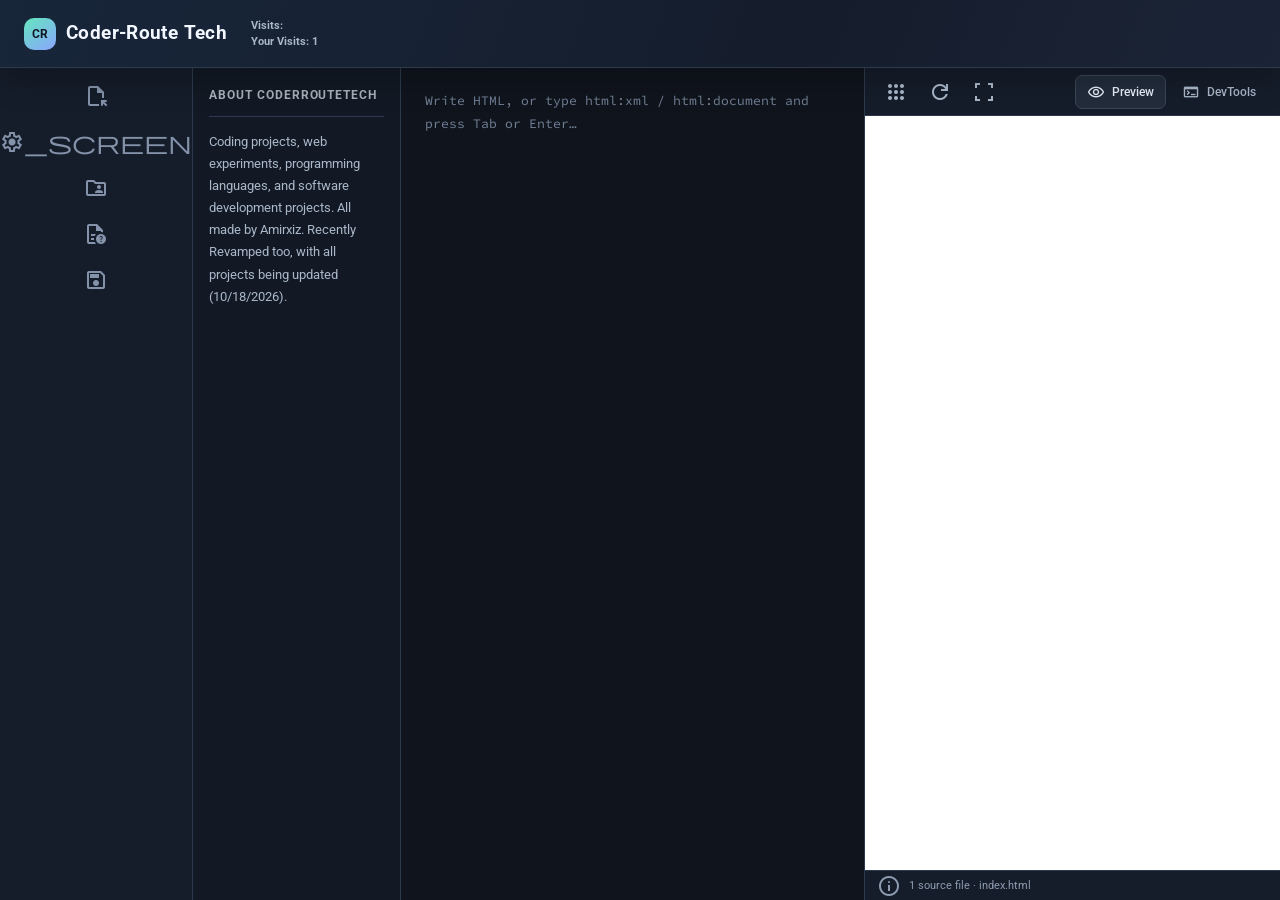
<file: index.html>
<!DOCTYPE html>
<html dir="ltr" xml:lang="en" xmlns="http://www.w3.org/1999/xhtml">
    <head>
        <title>CoderRouteTech Learning</title>
        <meta charset="UTF-8">
        <meta name="viewport" content="width=device-width, initial-scale=1.0">
        <meta name="description" content="CoderRouteTech Learning offers coding tutorials, web development projects, interactive games, JavaScript experiments, and programming resources created by Amirxiz.">
        <meta name="google-site-verification" content="lsY9mlUOcJiuDirQcSem_vXa7G1sRjkUNrOsefvBnn8" />
        <meta name="msvalidate.01" content="4CF09523E14E17E84CCEE26C70B40637" />
        <link rel="preconnect" href="https://fonts.googleapis.com">
        <link rel="preconnect" href="https://fonts.gstatic.com" crossorigin>
        <link href="https://fonts.googleapis.com/css2?family=Roboto:ital,wght@0,100..900;1,100..900&family=Source+Code+Pro:ital,wght@0,200..900;1,200..900&family=Source+Sans+3:ital,wght@0,200..900;1,200..900&display=swap" rel="stylesheet">
        <link rel="stylesheet" href="https://fonts.googleapis.com/css2?family=Material+Symbols+Outlined"/>
        <link rel="icon" type="image/png" href="mainlogo.png">
        <script>
            window.addEventListener("load", () => {
                const googleFonts = [...document.styleSheets].some(
                    sheet => sheet.href && sheet.href.includes("fonts.googleapis.com")
                );
                
                if (!googleFonts) {
                    console.error("GOOGLE EQUIPMENT FAILED TO LOAD: Google Fonts stylesheet not detected.");
                }
            });

            window.addEventListener("load", () => {
                const googleFonts = [...document.styleSheets].some(
                    sheet => sheet.href && sheet.href.includes("fonts.googleapis.com")
                );
                
                if (googleFonts) {
                    console.log(
                        "GOOGLE EQUIPMENT LOADED: Google Font stylesheet detected & located. (MAIN USEAGE)"
                    );
                }
            });

            window.addEventListener("load", () => {
                const cloudflareFonts = [...document.styleSheets].some(
                    sheet => sheet.href && sheet.href.includes("cdnjs.cloudflare.com")
                );
                
                if (cloudflareFonts) {
                    console.log(
                        "CLOUDFLARE LOADED"
                    );
                }
            });
        </script>
        <link rel="stylesheet" href="https://cdnjs.cloudflare.com/ajax/libs/font-awesome/6.5.0/css/all.min.css">
        <link rel="stylesheet" href="https://cdn.jsdelivr.net/npm/bootstrap-icons@1.11.3/font/bootstrap-icons.css">
        <script> function removeMcAfeeElement() { const el = document.getElementById("PING_CONTENT_PUSH_NOTIFICATION"); if (el) { el.remove(); console.log("Removed PING_CONTENT_PUSH_NOTIFICATION"); } } removeMcAfeeElement(); const observer = new MutationObserver(() => { removeMcAfeeElement(); }); observer.observe(document.documentElement, { childList: true, subtree: true });
        </script>
        <style>
            @import url("https://cdnjs.cloudflare.com/ajax/libs/font-awesome/6.5.0/css/all.min.css");

            .mso {
                font-family: 'Material Symbols Outlined';
                font-weight: normal;
                font-style: normal;
                font-size: 24px;
                line-height: 1;
                display: inline-block;
                font-feature-settings: 'liga';
                -webkit-font-smoothing: antialiased;
            }

            .bi {
                display: inline-block;
                font-family: "bootstrap-icons";
                font-style: normal;
                font-weight: normal;
                line-height: 1;
            }

            .bi-folder::before {
                content: "\f1c1"; /* Unicode for folder icon */
            }

            

            .fa, .fa-solid, .fa-regular, .fa-brands {
                font-family: "Font Awesome 6 Free"; /* or Brands */
                font-weight: 900; /* solid icons use heavy weight */
                font-style: normal;
                display: inline-block;
                line-height: 1
            }

            .fa-code::before {
                content: "\f121"; /* Unicode for code icon */
            }

            .fa-folder::before {
                content: "\f07b"; /* Unicode for folder icon */
            }

            .fa-html5::before {
                content: "\f13b"; /* Unicode for HTML5 icon */
            }

            .fa-css3-alt::before {
                content: "\f38b"; /* Unicode for CSS3-alt icon */
            }

            .fa-square-js::before {
                content: "\f3b8";
            }

            /* REMINDER: BEFORE DOING ANYTHING, ADD fa, fa-solid, fa-regular, or fa-brands */
        </style>
        <style id="-GOOGLE-EQUIPMENT-">
            .source-sans-3 {
                font-family: "Source Sans 3", sans-serif;
                font-style: normal;
            }
            
            .roboto {
                font-family: "Roboto", sans-serif;
                font-style: normal;
            }
            
            .source-code-pro {
                font-family: "Source Code Pro", monospace;
                font-style: normal;
            }
        </style>
        <style id="-MAIN-STYLE-">
            :root {
                color-scheme: dark;
                --armyBlack: #10141d;
                --abacusDarkBlue: #192332;
                --Midnight: #141c2b;
                --Space: #1d293b;
                --borderColor: #2d3a4d;
                --siteGrey: #aab8ca;
                --char: #404c60;
                --accent: #63e6be;
                --accentBlue: #7c9cff;
                --hoverArmyBlack: rgba(124, 156, 255, 0.12);
                --hoverAbacusDB: rgba(99, 230, 190, 0.12);
                --sourceCode: "Source Code Pro", monospace;
                --Roboto: "Roboto", sans-serif;
                --sourceSans: "Source Sans 3", sans-serif;
                --borderMain: 1px solid var(--borderColor);
                --shadow: 0 12px 32px rgba(0, 0, 0, 0.22);
            }

            * {
                box-sizing: border-box;
            }

            html, body {
                width: 100%;
                height: 100%;
                margin: 0;
            }

            body {
                overflow: hidden;
                background: var(--armyBlack);
                color: #edf3fb;
                font-family: var(--sourceSans);
            }

            .sider {
                display: flex;
                flex-direction: row;
                align-items: center;
            }

            #maincontainer {
                width: 100%;
                height: 100%;
                display: flex;
                flex-direction: column;
            }

            #container {
                min-height: 0;
                flex: 1;
                display: flex;
                flex-direction: row;
                background: var(--armyBlack);
            }

            #topbar {
                display: flex;
                flex-direction: row;
                align-items: center;
                gap: 24px;
                font-family: var(--Roboto);
                font-style: normal;
                background-color: var(--Midnight);
                background-image: linear-gradient(110deg, #18263a, #151d2c 62%, #1b2436);
                color: #f3f7ff;
                flex: 0 0 68px;
                width: 100%;
                border-bottom: var(--borderMain);
                padding: 0 24px;
                box-shadow: var(--shadow);
                z-index: 1;
            }

            #topbar > div {
                padding: 0 !important;
            }

            #topbar > div:first-child h2 {
                font-size: 19px;
                font-weight: 700;
                letter-spacing: 0.02em;
            }

            #topbar > div:first-child h2::before {
                content: "CR";
                display: inline-grid;
                place-items: center;
                width: 32px;
                height: 32px;
                margin-right: 10px;
                border-radius: 10px;
                background: linear-gradient(145deg, var(--accent), #8ba5ff);
                color: #101923;
                font-family: var(--Roboto);
                font-size: 12px;
                vertical-align: middle;
            }

            #topbar > div:nth-child(2) {
                display: flex;
                flex-direction: column;
                gap: 2px;
                color: var(--siteGrey);
                font-size: 11px;
                line-height: 1.25;
            }

            #sidebar {
                flex: 0 0 58px;
                height: 100%;
                background: #151d2a;
                border-right: var(--borderMain);
            }

            #sidebar2 {
                flex: 0 0 208px;
                height: 100%;
                padding: 20px 16px;
                background: #121924;
                border-right: var(--borderMain);
                color: var(--siteGrey);
                font-family: var(--Roboto);
            }

            #sidebar2 h4 {
                color: #e8eff8;
                font-size: 12px !important;
                font-weight: 700;
                letter-spacing: 0.08em;
                text-align: left !important;
                text-transform: uppercase;
            }

            #sidebar2 hr {
                border: 0;
                border-top: 1px solid var(--borderColor);
                margin: 14px 0;
            }

            #sidebar2 footer {
                font-size: 13px !important;
                line-height: 1.7;
                opacity: 1 !important;
                text-align: left !important;
            }

            #sidebar2 .saves-panel[hidden],
            #sidebar2 .about-panel[hidden] {
                display: none;
            }

            .saves-panel {
                display: flex;
                height: 100%;
                min-height: 0;
                flex-direction: column;
            }

            .saves-heading {
                display: flex;
                align-items: center;
                justify-content: space-between;
                gap: 8px;
            }

            .saves-actions {
                display: flex;
                flex-wrap: wrap;
                gap: 6px;
                margin: 12px 0 8px;
            }

            .saves-action {
                min-width: 0;
                padding: 6px 8px;
                border: 1px solid #35445a;
                border-radius: 6px;
                background: #1b2636;
                color: #dce6f4;
                cursor: pointer;
                font: 600 11px var(--Roboto);
            }

            .saves-action:hover:not(:disabled) {
                border-color: var(--accent);
                color: var(--accent);
            }

            .saves-action:disabled {
                cursor: not-allowed;
                opacity: 0.45;
            }

            .saves-list {
                min-height: 0;
                flex: 1 1 auto;
                overflow: auto;
            }

            .saves-folder,
            .saves-file {
                display: flex;
                align-items: center;
                width: 100%;
                gap: 5px;
                border: 0;
                border-radius: 5px;
                background: transparent;
                color: #aab8ca;
                cursor: pointer;
                font: 12px var(--Roboto);
                text-align: left;
            }

            .saves-folder {
                min-height: 30px;
                padding: 4px 5px;
            }

            .saves-file {
                min-height: 27px;
                padding: 4px 5px 4px 21px;
                font-size: 11px;
            }

            .saves-folder:hover,
            .saves-file:hover {
                background: #202b3b;
                color: #edf3fb;
            }

            .saves-folder.selected,
            .saves-file.selected {
                background: #253448;
                color: var(--accent);
            }

            .saves-folder .mso,
            .saves-file .mso {
                flex: 0 0 auto;
                font-size: 17px;
            }

            .saves-file .file-html {
                color: #e88b55;
            }

            .saves-file .file-css {
                color: #8ab4f8;
            }

            .saves-file .file-js,
            .saves-file .file-ts {
                color: #fdd663;
            }

            .saves-label {
                min-width: 0;
                overflow: hidden;
                text-overflow: ellipsis;
                white-space: nowrap;
            }

            .saves-empty {
                padding: 8px 2px;
                color: #8493a9;
                font-size: 12px;
                line-height: 1.5;
            }

            .saves-status {
                min-height: 32px;
                margin-top: 8px;
                color: #8493a9;
                font-size: 11px;
                line-height: 1.4;
                overflow-wrap: anywhere;
            }

            #codepage {
                flex: 1 1 0;
                min-width: 0;
                height: 100%;
                overflow: auto;
                padding: 22px 24px !important;
                resize: none;
                border: 0;
                white-space: pre-wrap;
                overflow-wrap: anywhere;
                outline: none;
                font-family: var(--sourceCode);
                font-size: 13px;
                line-height: 1.75;
                tab-size: 4;
                background: #10141d;
                color: #dce6f4;
                caret-color: var(--accent);
            }

            #codepage:focus {
                box-shadow: inset 0 0 0 1px rgba(99, 230, 190, 0.2);
            }

            #codepage::placeholder {
                color: #718096;
                opacity: 1;
            }

            #container > div[style*="display: flex"] {
                flex: 1 1 0;
                min-width: 0;
                height: 100% !important;
                overflow: hidden !important;
                border-left: var(--borderMain) !important;
                background: #f8fafc;
            }

            .sidebutton {
                display: block;
                padding: 11px 0;
                width: 100%;
                border: 0;
                background: transparent;
                cursor: pointer;
                user-select: none;
                color: #8493a9;
                font-size: 24px;
                transition: color 140ms ease, background-color 140ms ease;
            }

            #minitopbar {
                width: 100%;
                flex: 0 0 48px;
                display: flex;
                align-items: center;
                gap: 6px;
                padding: 0 12px;
                background: #151d2a;
                border-bottom: var(--borderMain);
                user-select: none;
            }

            .preview-tabs {
                display: flex;
                align-items: center;
                gap: 4px;
                height: 100%;
                margin-left: auto;
            }

            .preview-tab {
                display: inline-flex;
                align-items: center;
                justify-content: center;
                gap: 7px;
                min-height: 34px;
                padding: 0 11px;
                border: 1px solid transparent;
                border-radius: 7px;
                background: transparent;
                color: #aab8ca;
                cursor: pointer;
                font: 500 12px var(--Roboto);
                white-space: nowrap;
            }

            .preview-tab:hover {
                color: #e8eff8;
                background: rgba(255, 255, 255, 0.06);
            }

            .preview-tab.active {
                border-color: #3a4658;
                background: #222c3b;
                color: #e8eff8;
            }

            .preview-tab .mso {
                font-size: 18px;
            }

            .preview-tab:focus-visible,
            .tree-entry:focus-visible {
                outline: 2px solid #8ab4f8;
                outline-offset: 2px;
            }

            #previewView,
            #devtoolsView {
                display: flex;
                flex: 1 1 auto;
                min-width: 0;
                min-height: 0;
                flex-direction: column;
            }

            #previewView[hidden],
            #devtoolsView[hidden] {
                display: none;
            }

            #minibottombar {
                width: 100%;
                flex: 0 0 30px;
                display: flex;
                align-items: center;
                gap: 8px;
                padding: 0 12px;
                background: #151d2a;
                border-top: var(--borderMain);
                color: #8d9bb0;
                font: 11px var(--Roboto);
            }

            #outputted {
                display: block;
                width: 100%;
                flex: 1 1 auto;
                min-height: 0;
                outline: none;
                border: 0;
                background: #fff;
            }

            .devtools-workspace {
                display: flex;
                flex: 1 1 auto;
                min-width: 0;
                min-height: 0;
                overflow: hidden;
                background: #202124;
                color: #e8eaed;
                font-family: var(--Roboto);
            }

            .devtools-files {
                flex: 0 0 230px;
                min-width: 0;
                overflow: auto;
                border-right: 1px solid #3c4043;
                background: #202124;
            }

            .devtools-files-heading {
                position: sticky;
                top: 0;
                z-index: 1;
                padding: 12px 14px 9px;
                background: #202124;
                color: #9aa0a6;
                font-size: 10px;
                font-weight: 700;
                letter-spacing: 0.09em;
                text-transform: uppercase;
            }

            .file-tree {
                padding: 0 6px 12px;
            }

            .tree-entry {
                display: flex;
                align-items: center;
                width: 100%;
                min-height: 30px;
                gap: 7px;
                padding: 4px 8px;
                border: 0;
                border-radius: 4px;
                background: transparent;
                color: #bdc1c6;
                cursor: pointer;
                font: 12px var(--Roboto);
                text-align: left;
            }

            .tree-entry:hover {
                background: #2b2d30;
            }

            .tree-entry[aria-current="page"] {
                background: #35383c;
                color: #fff;
            }

            .tree-entry .tree-chevron {
                width: 14px;
                color: #9aa0a6;
                font-size: 16px;
            }

            .tree-entry .tree-icon {
                font-size: 18px;
            }

            .tree-entry .file-html {
                color: #e88b55;
            }

            .tree-entry .file-css {
                color: #8ab4f8;
            }

            .tree-entry .file-javascript {
                color: #fdd663;
            }

            .tree-children {
                padding-left: 15px;
            }

            .devtools-editor {
                display: flex;
                flex: 1 1 auto;
                min-width: 0;
                min-height: 0;
                flex-direction: column;
                background: #202124;
            }

            .source-tabbar {
                display: flex;
                flex: 0 0 38px;
                align-items: center;
                min-width: 0;
                gap: 8px;
                padding: 0 14px;
                border-bottom: 1px solid #3c4043;
                background: #292a2d;
                color: #e8eaed;
                font-size: 12px;
            }

            .source-tabbar .mso {
                font-size: 17px;
            }

            #sourceViewer {
                flex: 1 1 auto;
                min-width: 0;
                min-height: 0;
                overflow: auto;
                margin: 0;
                padding: 12px 0;
                color: #d7dae0;
                font: 12px/1.65 var(--sourceCode);
                tab-size: 4;
            }

            #sourceViewer[hidden],
            .devtools-empty[hidden] {
                display: none;
            }

            .source-line {
                display: flex;
                min-width: max-content;
                min-height: 1.65em;
                padding-right: 24px;
                white-space: pre;
            }

            .source-line-number {
                position: sticky;
                left: 0;
                flex: 0 0 48px;
                padding: 0 12px 0 8px;
                background: #202124;
                color: #747a80;
                text-align: right;
                user-select: none;
            }

            .source-line-content {
                padding-left: 12px;
            }

            .syntax-tag,
            .syntax-keyword {
                color: #8ab4f8;
            }

            .syntax-attribute,
            .syntax-property {
                color: #9ecbff;
            }

            .syntax-string,
            .syntax-value {
                color: #c3e88d;
            }

            .syntax-comment {
                color: #80868b;
                font-style: italic;
            }

            .syntax-number {
                color: #f78c6c;
            }

            .syntax-selector {
                color: #fdd663;
            }

            .syntax-operator {
                color: #c792ea;
            }

            .devtools-empty {
                display: grid;
                flex: 1 1 auto;
                place-items: center;
                padding: 24px;
                color: #9aa0a6;
                font-size: 13px;
                text-align: center;
            }

            #devtoolsStatus {
                min-width: 0;
                overflow: hidden;
                text-overflow: ellipsis;
                white-space: nowrap;
            }

            @media (max-width: 900px) {
                #sidebar2 {
                    flex-basis: 170px;
                }
            }

            @media (max-width: 680px) {
                body {
                    overflow: auto;
                }

                #maincontainer {
                    min-height: 100%;
                    height: auto;
                }

                #topbar {
                    flex-basis: 62px;
                    gap: 14px;
                    padding: 0 14px;
                }

                #topbar > div:first-child h2 {
                    font-size: 16px;
                }

                #sidebar {
                    flex-basis: 48px;
                    height: auto;
                }

                #sidebar2 {
                    flex: 1 1 calc(100% - 48px);
                    height: auto;
                    padding: 13px 14px;
                    border-right: 0;
                }

                .saves-panel {
                    height: auto;
                    min-height: 180px;
                    max-height: 38vh;
                }

                #sidebar2 hr {
                    margin: 8px 0;
                }

                #sidebar2 footer {
                    line-height: 1.45;
                }

                #container {
                    flex-wrap: wrap;
                    align-content: flex-start;
                    overflow: visible;
                }

                #codepage,
                #container > div[style*="display: flex"] {
                    flex: 0 0 100%;
                    width: 100%;
                    height: 45vh !important;
                    min-height: 280px;
                }

                #codepage {
                    border-top: var(--borderMain);
                    padding: 16px !important;
                }

                #container > div[style*="display: flex"] {
                    border-left: 0 !important;
                    border-top: var(--borderMain);
                }
            }

            @media (max-width: 520px) {
                .preview-tab {
                    gap: 4px;
                    padding: 0 7px;
                    font-size: 11px;
                }

                .devtools-files {
                    flex-basis: 145px;
                }

                .tree-entry {
                    gap: 4px;
                    padding-right: 4px;
                    padding-left: 4px;
                    font-size: 11px;
                }

                .source-tabbar {
                    padding: 0 9px;
                }
            }
        </style>
        <style id="-EXTRA-STYLE-">
            h1, h2, h3, h4, h5, h6 {
                margin: 0;
            }
            
            #titletb {
                cursor: pointer;
            }

            .sidebutton:hover {
                background-color: var(--hoverAbacusDB);
                color: var(--accent);
            }

            .sidebutton.active {
                background-color: var(--hoverAbacusDB);
                color: var(--accent);
            }

            #refresh {
                color: #aab8ca;
                cursor: pointer;
                font-size: 24px;
                padding: 7px;
                border-radius: 8px;
                border: 0;
                background: transparent;
            }

            #create {
                color: #aab8ca;
                cursor: pointer;
                font-size: 24px;
                padding: 7px;
                border-radius: 8px;
                border: 0;
                background: transparent;
            }

            #mainmenubtn {
                color: #aab8ca;
                cursor: pointer;
                font-size: 24px;
                padding: 7px;
                border-radius: 8px;
            }

            #refresh:hover,
            #create:hover,
            #mainmenubtn:hover {
                color: var(--accent);
                background: var(--hoverAbacusDB);
            }

            #refresh:focus-visible,
            #create:focus-visible,
            #mainmenubtn:focus-visible,
            .sidebutton:focus-visible {
                outline: 2px solid var(--accent);
                outline-offset: 2px;
            }
        </style>
    </head>
    <body>
        <div id="maincontainer">
            <div id="topbar">
                <div style="padding-top: 15px; padding-left: 15px;">
                    <h2 id="titletb" aria-hidden="true">Coder-Route Tech</h2>
                    
                </div>
                <div style="padding-top: 15px; padding-left: 15px;">
                    <h4 id="visits" aria-hidden="true">Visits:</h4>
                    <h4 id="personalvisits" aria-hidden="true">Your Visits:</h4>
                </div>
            </div>
            <div id="container">
                <div id="sidebar">
                    <div style="padding-top: 5px;"></div>
                    <div style="color: white; text-align: center;">
                        <h3 class="mso sidebutton" aria-hidden="true">file_open</h3> <!-- Files -->
                        <h3 class="mso sidebutton" aria-hidden="true">settings_screen</h3> <!-- Settings -->
                        <h3 class="mso sidebutton" aria-hidden="true">folder_shared</h3> <!-- Collab -->
                        <h3 class="mso sidebutton" aria-hidden="true" id="codedocsbtn">unknown_document</h3> <!-- Code Documents -->
                        <button class="mso sidebutton" id="savesButton" type="button" aria-label="Saves" title="Saves">save</button>
                    </div>
                </div>
                <div id="sidebar2">
                    <section id="aboutPanel" class="about-panel">
                        <h4 style="font-size: 12px; opacity: 0.7; text-align: center;">About CoderRouteTech</h4>
                        <hr>
                        <footer style="font-size: 12px; opacity: 0.7; text-align: center;">
                            Coding projects, web experiments,
                            programming languages, and software
                            development projects. All made by Amirxiz.
                            Recently Revamped too, with all projects being updated (10/18/2026).
                        </footer>
                    </section>
                    <section id="savesPanel" class="saves-panel" aria-label="Saved code folders" hidden>
                        <div class="saves-heading">
                            <h4>Saves</h4>
                            <span class="mso" aria-hidden="true">folder_open</span>
                        </div>
                        <div class="saves-actions">
                            <button id="chooseSiteFolder" class="saves-action" type="button">Choose website folder</button>
                            <button id="newSaveFolder" class="saves-action" type="button">NEW</button>
                            <button id="newSaveFile" class="saves-action" type="button" disabled>New file</button>
                        </div>
                        <div id="savesList" class="saves-list"></div>
                        <div id="savesStatus" class="saves-status" role="status" aria-live="polite">Create a folder to start saving code.</div>
                    </section>
                </div>
                <!-- MAINS -->
                <textarea id="codepage" class="codetext" aria-label="HTML code editor" placeholder="Write HTML, or type html:xml / html:document and press Tab or Enter…" autocapitalize="off" autocomplete="off" autocorrect="off" spellcheck="false"></textarea>
                <div style="display: flex; flex-direction: column; width: 100%; height: 100%; overflow: visible; border-left: 2px solid #524F4F;">
                    <nav id="minitopbar" aria-label="Preview controls">
                        <div class="mso" id="mainmenubtn" onclick="window.location.href='mainmenuTG.html'">apps</div>
                        <button class="mso" id="refresh" type="button" aria-label="Refresh preview" title="Refresh preview">
                            refresh
                        </button>
                        <button class="mso" id="create" type="button" aria-label="Create page" title="Create page">
                            fullscreen
                        </button>
                        <div class="preview-tabs" role="tablist" aria-label="Preview panels">
                            <button class="preview-tab active" id="previewTab" type="button" role="tab" aria-selected="true" aria-controls="previewView">
                                <span class="mso" aria-hidden="true">visibility</span><span>Preview</span>
                            </button>
                            <button class="preview-tab" id="devtoolsTab" type="button" role="tab" aria-selected="false" aria-controls="devtoolsView">
                                <span class="mso" aria-hidden="true">terminal</span><span>DevTools</span>
                            </button>
                        </div>
                    </nav>
                    <section id="previewView" role="tabpanel" aria-labelledby="previewTab">
                        <iframe id="outputted" title="Live HTML preview"></iframe>
                    </section>
                    <section id="devtoolsView" role="tabpanel" aria-labelledby="devtoolsTab" hidden>
                        <div class="devtools-workspace">
                            <aside class="devtools-files" aria-label="Source files">
                                <div class="devtools-files-heading">Page files</div>
                                <div id="fileTree" class="file-tree"></div>
                            </aside>
                            <section class="devtools-editor" aria-label="Source viewer">
                                <div class="source-tabbar">
                                    <span id="sourceFileIcon" class="mso" aria-hidden="true">code</span>
                                    <span id="sourceFileName">Select a file</span>
                                </div>
                                <pre id="sourceViewer" aria-label="Syntax highlighted source"></pre>
                                <div id="sourceEmpty" class="devtools-empty">Select a file from the tree to view its source.</div>
                            </section>
                        </div>
                    </section>
                    <nav id="minibottombar" aria-live="polite">
                        <span class="mso" aria-hidden="true">info</span>
                        <span id="devtoolsStatus">Preview ready</span>
                    </nav>
                </div>
            </div>
        </div>
        <script>
            document.getElementById("codedocsbtn").addEventListener("click", function() {
                window.open("codedocuments.html", "_blank"); // Opens in new tab
            });
        </script>
        <script data-type="text/javascript">
            const codeEditor = document.getElementById("codepage");
            const closingBodyTag = "<" + "/body>";
            const htmlAbbreviations = {
                "html:xml": '<html xmlns="http://www.w3.org/1999/xhtml"></html>',
                "html:document": [
                    "<html>",
                    "    <head>",
                    "        <title>Document</title>",
                    "        <style>",
                    "            body {",
                    "                font-family: Verdana;",
                    "            }",
                    "        </style>",
                    "    </head>",
                    "    <body>",
                    "        <h1>Hello, World!</h1>",
                    "    " + closingBodyTag,
                    "</html>"
                ].join("\n")
            };
            const voidElements = new Set([
                "area", "base", "br", "col", "embed", "hr", "img", "input",
                "link", "meta", "param", "source", "track", "wbr"
            ]);

            function closeTagAfterInsertion(insertedText) {
                if (!insertedText || !insertedText.endsWith(">")) {
                    return;
                }

                const caret = codeEditor.selectionStart;
                if (caret !== codeEditor.selectionEnd) {
                    return;
                }

                const textBeforeCaret = codeEditor.value.slice(0, caret);
                const completedClosingTag = textBeforeCaret.match(/<\/([a-z][a-z0-9:-]*)>$/i);
                if (completedClosingTag) {
                    const existingClosingTag = `</${completedClosingTag[1]}>`;
                    if (codeEditor.value.slice(caret, caret + existingClosingTag.length).toLowerCase() === existingClosingTag.toLowerCase()) {
                        const nextCaret = caret - completedClosingTag[0].length + existingClosingTag.length;
                        codeEditor.setRangeText("", caret - completedClosingTag[0].length, caret, "preserve");
                        codeEditor.setSelectionRange(nextCaret, nextCaret);
                        return;
                    }
                }

                const openingTag = textBeforeCaret.match(/<([a-z][a-z0-9:-]*)(?:\s[^<>]*)?>$/i);
                if (!openingTag || voidElements.has(openingTag[1].toLowerCase())) {
                    return;
                }

                const closingTag = `</${openingTag[1]}>`;
                if (codeEditor.value.slice(caret, caret + closingTag.length).toLowerCase() === closingTag.toLowerCase()) {
                    return;
                }

                codeEditor.setRangeText(closingTag, caret, caret, "end");
                codeEditor.setSelectionRange(caret, caret);
            }

            function expandHtmlAbbreviation() {
                if (codeEditor.selectionStart !== codeEditor.selectionEnd) {
                    return false;
                }

                const textBeforeCaret = codeEditor.value.slice(0, codeEditor.selectionStart);
                const abbreviation = textBeforeCaret.match(/(^|[\s>])(html:(?:xml|document))$/i);
                if (!abbreviation) {
                    return false;
                }

                const abbreviationStart = codeEditor.selectionStart - abbreviation[2].length;
                const expansion = htmlAbbreviations[abbreviation[2].toLowerCase()];
                codeEditor.setRangeText(expansion, abbreviationStart, codeEditor.selectionEnd, "end");
                codeEditor.dispatchEvent(new Event("input", { bubbles: true }));
                return true;
            }

            function insertIndentedTagBreak() {
                if (codeEditor.selectionStart !== codeEditor.selectionEnd) {
                    return false;
                }

                const caret = codeEditor.selectionStart;
                const textBeforeCaret = codeEditor.value.slice(0, caret);
                const textAfterCaret = codeEditor.value.slice(caret);
                const openingTag = textBeforeCaret.match(/<([a-z][a-z0-9:-]*)(?:\s[^<>]*)?>[ \t]*$/i);
                if (!openingTag || voidElements.has(openingTag[1].toLowerCase())) {
                    return false;
                }

                const closingTag = textAfterCaret.match(/^[ \t]*<\/([a-z][a-z0-9:-]*)\s*>/i);
                if (!closingTag || openingTag[1].toLowerCase() !== closingTag[1].toLowerCase()) {
                    return false;
                }

                const openingWhitespaceLength = openingTag[0].match(/[ \t]*$/)[0].length;
                const closingWhitespaceLength = closingTag[0].match(/^[ \t]*/)[0].length;
                const openingStart = caret - openingTag[0].length;
                const lineStart = textBeforeCaret.lastIndexOf("\n", openingStart - 1) + 1;
                const outerIndent = textBeforeCaret.slice(lineStart, openingStart);
                if (!/^[ \t]*$/.test(outerIndent)) {
                    return false;
                }

                const replacementStart = caret - openingWhitespaceLength;
                const replacementEnd = caret + closingWhitespaceLength;
                const innerIndent = `${outerIndent}    `;
                const insertion = `\n${innerIndent}\n${outerIndent}`;
                codeEditor.setRangeText(insertion, replacementStart, replacementEnd, "preserve");
                const nextCaret = replacementStart + 1 + innerIndent.length;
                codeEditor.setSelectionRange(nextCaret, nextCaret);
                codeEditor.dispatchEvent(new Event("input", { bubbles: true }));
                return true;
            }

            codeEditor.addEventListener("keydown", (event) => {
                if (event.key === "Enter" && (!codeEditor.dataset.fileType || codeEditor.dataset.fileType === "html")) {
                    if (expandHtmlAbbreviation() || insertIndentedTagBreak()) {
                        event.preventDefault();
                        return;
                    }
                }

                if (event.key === "Tab" && !event.shiftKey) {
                    event.preventDefault();
                    if (expandHtmlAbbreviation()) {
                        return;
                    }

                    codeEditor.setRangeText(
                        "    ",
                        codeEditor.selectionStart,
                        codeEditor.selectionEnd,
                        "end"
                    );
                    codeEditor.dispatchEvent(new Event("input", { bubbles: true }));
                    return;
                }
            });
        </script>
        <script data-type="console/javascript">
            (() => {
                const now = new Date();
                console.log(`DOM loaded at: ${now.toLocaleTimeString()}`);
                console.warn("! MAKE SURE TO NOT CHANGE THE REAL CODE !")
                console.warn("If you can see this, and something is broken, reflect on your code! (:WARNING:)")
            })();
        </script>
        <script data-type="text/javascript">
            const editor = document.getElementById("codepage");

            function getPageSource(code) {
                if (/<title(?:\s|>)/i.test(code)) {
                    return code;
                }

                if (/<head(?:\s[^>]*)?>/i.test(code)) {
                    return code.replace(
                        /<head(?:\s[^>]*)?>/i,
                        (headTag) => `${headTag}<title>New Webpage</title>`
                    );
                }

                if (/<html(?:\s[^>]*)?>/i.test(code)) {
                    return code.replace(
                        /<html(?:\s[^>]*)?>/i,
                        (htmlTag) => `${htmlTag}<head><title>New Webpage</title></head>`
                    );
                }

                return `<!DOCTYPE html><html><head><title>New Webpage</title></head><body>${code}${closingBodyTag}</html>`;
            }

            function saveCode() {
                const code = editor.value;
                localStorage.setItem("codeline-code", code);
            }

            function refresh() {
                const code = editor.value;
                if (editor.dataset.saveFileId && typeof window.refreshSavedPreview === "function") {
                    window.refreshSavedPreview();
                } else {
                    document.getElementById("outputted").srcdoc = getPageSource(code);
                }
                saveCode();
            }

            window.addEventListener("load", () => {
                if (typeof selectedSaveFileId !== "undefined" && selectedSaveFileId !== null) {
                    return;
                }
                const savedCode = localStorage.getItem("codeline-code");
                if (savedCode !== null) {
                    editor.value = savedCode;
                    refresh();
                }
            });

            editor.addEventListener("input", (event) => {
                if (!editor.dataset.fileType || editor.dataset.fileType === "html") {
                    closeTagAfterInsertion(event.data);
                }
                saveCode();
                if (!editor.dataset.saveFileId) {
                    document.getElementById("outputted").srcdoc = getPageSource(editor.value);
                }
            });

            function createSavedPage() {
                const folder = findSaveFolder(selectedSaveFolderId);
                const pageFile = findSaveFile(folder, folder && folder.previewFileId)
                    || folder?.files.find((file) => file.name.toLowerCase() === "index.html")
                    || folder?.files.find((file) => getSaveFileType(file.name)?.kind === "html");
                const projectUrl = folder && pageFile ? getWebsiteProjectUrl(folder, pageFile) : null;
                if (projectUrl) {
                    const win = window.open("about:blank", "_blank");
                    if (!win) {
                        window.alert("The new tab was blocked. Allow pop-ups for this page, then try again.");
                        return;
                    }
                    flushSiteProjectWrites(folder)
                        .then(() => win.location.replace(projectUrl))
                        .catch((error) => {
                            win.close();
                            window.alert(`Could not save the project files: ${error.message}`);
                        });
                    return;
                }
                const savedPage = editor.dataset.saveFileId
                    && typeof window.getSavedPreviewSource === "function"
                    ? window.getSavedPreviewSource()
                    : null;
                const previewFrame = document.getElementById("outputted");
                const source = previewFrame.getAttribute("srcdoc")
                    || savedPage?.source
                    || getPageSource(editor.value);
                if (typeof window.openCreatedSavedPage === "function") {
                    if (!window.openCreatedSavedPage({ ...savedPage, source })) {
                        window.alert("The new tab was blocked. Allow pop-ups for this page, then try again.");
                    }
                    return;
                }

                const win = window.open("about:blank", "_blank");
                if (!win) {
                    window.alert("The new tab was blocked. Allow pop-ups for this page, then try again.");
                    return;
                }

                win.document.open();
                win.document.write(source);
                win.document.close();
            }

            function runPreviewControl(control) {
                if (control === "create") {
                    createSavedPage();
                    return;
                }
                refresh();
            }

            ["refresh", "create"].forEach((control) => {
                const button = document.getElementById(control);
                button.addEventListener("click", () => runPreviewControl(control));
                button.addEventListener("keydown", (event) => {
                    if (event.key === "Enter" || event.key === " ") {
                        event.preventDefault();
                        runPreviewControl(control);
                    }
                });
            });

            editor.addEventListener("paste", (event) => {
                const items = event.clipboardData?.items ?? [];
                if ([...items].some((item) => item.type.startsWith("image/"))) {
                    event.preventDefault();
                    console.warn("Image pasting disabled.");
                    return;
                }

                event.preventDefault();
                const text = event.clipboardData.getData("text/plain");
                editor.setRangeText(text, editor.selectionStart, editor.selectionEnd, "end");
                editor.dispatchEvent(new InputEvent("input", {
                    bubbles: true,
                    inputType: "insertFromPaste",
                    data: text
                }));
            });
        </script>
        <script data-type="text/javascript">
            const savesButton = document.getElementById("savesButton");
            const savesPanel = document.getElementById("savesPanel");
            const aboutPanel = document.getElementById("aboutPanel");
            const savesList = document.getElementById("savesList");
            const savesStatus = document.getElementById("savesStatus");
            const chooseSiteFolderButton = document.getElementById("chooseSiteFolder");
            const newSaveFolderButton = document.getElementById("newSaveFolder");
            const newSaveFileButton = document.getElementById("newSaveFile");
            const savesEditor = document.getElementById("codepage");
            const savesStorageKey = "coderoute-saved-code-folders";
            let saveData = { version: 1, folders: [] };
            let selectedSaveFolderId = null;
            let selectedSaveFileId = null;
            let expandedSaveFolders = new Set();
            let savesStorageReady = true;
            let siteDirectoryHandle = null;
            const siteProjectDirectories = new Map();
            const siteFileWriteTimers = new Map();
            const siteFileWriteQueues = new Map();
            const previewAssetUrls = new Map();
            const siteFolderHandleDatabase = "coderoute-site-folder-handles";
            const siteFolderHandleKey = "website-directory";

            function setSavesStatus(message) {
                savesStatus.textContent = message;
            }

            function createSaveId() {
                return `${Date.now().toString(36)}-${Math.random().toString(36).slice(2, 10)}`;
            }

            function loadSaveData() {
                try {
                    const stored = localStorage.getItem(savesStorageKey);
                    if (stored === null) {
                        return;
                    }

                    const parsed = JSON.parse(stored);
                    if (!parsed || !Array.isArray(parsed.folders)) {
                        throw new Error("Saved folders have an invalid format.");
                    }
                    saveData = parsed;
                } catch (error) {
                    savesStorageReady = false;
                    newSaveFolderButton.disabled = true;
                    newSaveFileButton.disabled = true;
                    setSavesStatus(`Could not load saved folders: ${error.message}`);
                }
            }

            function persistSaveData() {
                if (!savesStorageReady) {
                    return false;
                }

                try {
                    localStorage.setItem(savesStorageKey, JSON.stringify(saveData));
                    return true;
                } catch (error) {
                    setSavesStatus(`Could not save your changes: ${error.message}`);
                    return false;
                }
            }

            function findSaveFolder(folderId) {
                return saveData.folders.find((folder) => folder.id === folderId);
            }

            function findSaveFile(folder, fileId) {
                return folder && folder.files.find((file) => file.id === fileId);
            }

            function openSiteFolderHandleDatabase() {
                return new Promise((resolve, reject) => {
                    const request = indexedDB.open(siteFolderHandleDatabase, 1);
                    request.onupgradeneeded = () => {
                        request.result.createObjectStore("handles");
                    };
                    request.onsuccess = () => resolve(request.result);
                    request.onerror = () => reject(request.error || new Error("Could not open browser folder storage."));
                });
            }

            async function storeSiteFolderHandle(handle) {
                const database = await openSiteFolderHandleDatabase();
                await new Promise((resolve, reject) => {
                    const transaction = database.transaction("handles", "readwrite");
                    transaction.objectStore("handles").put(handle, siteFolderHandleKey);
                    transaction.oncomplete = resolve;
                    transaction.onerror = () => reject(transaction.error || new Error("Could not save website folder permission."));
                    transaction.onabort = () => reject(transaction.error || new Error("Saving website folder permission was cancelled."));
                });
                database.close();
            }

            async function loadSiteFolderHandle() {
                const database = await openSiteFolderHandleDatabase();
                const handle = await new Promise((resolve, reject) => {
                    const transaction = database.transaction("handles", "readonly");
                    const request = transaction.objectStore("handles").get(siteFolderHandleKey);
                    request.onsuccess = () => resolve(request.result || null);
                    request.onerror = () => reject(request.error || new Error("Could not restore website folder permission."));
                });
                database.close();
                return handle;
            }

            function validateWebsiteFolderName(name) {
                return Boolean(
                    name
                    && name !== "."
                    && name !== ".."
                    && !/[<>:"/\\|?*\u0000-\u001f]/.test(name)
                    && !/[. ]$/.test(name)
                    && !/^(con|prn|aux|nul|com[1-9]|lpt[1-9])(?:\..*)?$/i.test(name)
                );
            }

            function getWebsiteProjectUrl(folder, file) {
                if (!siteProjectDirectories.has(folder.id)) {
                    return null;
                }
                return new URL(
                    `${encodeURIComponent(folder.name)}/${encodeURIComponent(file.name)}`,
                    window.location.href
                ).href;
            }

            async function getWritableSiteDirectory(rootHandle) {
                const pathParts = window.location.pathname
                    .split("/")
                    .filter(Boolean)
                    .map((part) => decodeURIComponent(part));
                pathParts.pop();
                let directoryHandle = rootHandle;
                for (const part of pathParts) {
                    directoryHandle = await directoryHandle.getDirectoryHandle(part);
                }
                const currentPageName = decodeURIComponent(window.location.pathname.split("/").pop());
                await directoryHandle.getFileHandle(currentPageName);
                const permission = await directoryHandle.queryPermission({ mode: "readwrite" });
                if (permission !== "granted") {
                    const requestedPermission = await directoryHandle.requestPermission({ mode: "readwrite" });
                    if (requestedPermission !== "granted") {
                        throw new Error("Write access was not granted for the website folder.");
                    }
                }
                return directoryHandle;
            }

            async function readSiteProjectFiles(directoryHandle) {
                const files = [];
                for await (const entry of directoryHandle.values()) {
                    if (entry.kind !== "file" || !getSaveFileType(entry.name)) {
                        continue;
                    }
                    const file = await entry.getFile();
                    files.push({ name: entry.name, code: await file.text() });
                }
                return files;
            }

            async function connectExistingSiteProjects(directoryHandle) {
                siteProjectDirectories.clear();
                for (const folder of saveData.folders) {
                    if (!validateWebsiteFolderName(folder.name)) {
                        continue;
                    }
                    let projectDirectory;
                    try {
                        projectDirectory = await directoryHandle.getDirectoryHandle(folder.name);
                    } catch (error) {
                        if (error.name === "NotFoundError") {
                            projectDirectory = await directoryHandle.getDirectoryHandle(folder.name, { create: true });
                            siteProjectDirectories.set(folder.id, projectDirectory);
                            for (const file of folder.files) {
                                await writeSiteProjectFile(folder, file);
                            }
                        } else {
                            throw error;
                        }
                    }
                    folder.siteBacked = true;
                    siteProjectDirectories.set(folder.id, projectDirectory);
                    const diskFiles = await readSiteProjectFiles(projectDirectory);
                    diskFiles.forEach((diskFile) => {
                        const existingFile = folder.files.find(
                            (file) => file.name.toLowerCase() === diskFile.name.toLowerCase()
                        );
                        if (existingFile) {
                            existingFile.name = diskFile.name;
                            existingFile.code = diskFile.code;
                        } else {
                            folder.files.push({
                                id: createSaveId(),
                                name: diskFile.name,
                                code: diskFile.code
                            });
                        }
                    });
                    for (const file of folder.files) {
                        if (!diskFiles.some((diskFile) => diskFile.name.toLowerCase() === file.name.toLowerCase())) {
                            await writeSiteProjectFile(folder, file);
                        }
                    }
                }
                persistSaveData();
                renderSaveFolders();
                const activeFolder = findSaveFolder(selectedSaveFolderId);
                const activeFile = findSaveFile(activeFolder, selectedSaveFileId);
                if (activeFolder && activeFile) {
                    renderSavedPreview(activeFolder);
                }
            }

            async function restoreWebsiteFolder() {
                if (!window.isSecureContext || !["localhost", "127.0.0.1"].includes(window.location.hostname)) {
                    return;
                }
                try {
                    const handle = await loadSiteFolderHandle();
                    if (!handle || typeof handle.queryPermission !== "function") {
                        return;
                    }
                    const permission = await handle.queryPermission({ mode: "readwrite" });
                    if (permission !== "granted") {
                        setSavesStatus("Your website folder is remembered. Choose it again to reconnect and resume normal relative file URLs.");
                        return;
                    }
                    siteDirectoryHandle = handle;
                    await connectExistingSiteProjects(handle);
                    newSaveFolderButton.disabled = !savesStorageReady;
                    renderSaveFolders();
                    setSavesStatus("Website folder reconnected. Project pages now load their real relative files.");
                } catch (error) {
                    setSavesStatus(`Could not restore website folder access: ${error.message}. Choose the website folder again to reconnect.`);
                }
            }

            async function chooseWebsiteFolder() {
                if (typeof window.showDirectoryPicker !== "function") {
                    setSavesStatus("This browser cannot grant website-folder access. Use a recent Chromium browser on localhost.");
                    return;
                }
                if (!window.isSecureContext || !["localhost", "127.0.0.1"].includes(window.location.hostname)) {
                    setSavesStatus("Real website folders work only when this editor is served from localhost (for example, Live Server). A hosted GitHub Pages site cannot write files into its published folder.");
                    return;
                }

                try {
                    const rootHandle = await window.showDirectoryPicker({ mode: "readwrite" });
                    siteDirectoryHandle = await getWritableSiteDirectory(rootHandle);
                    await storeSiteFolderHandle(siteDirectoryHandle);
                    await connectExistingSiteProjects(siteDirectoryHandle);
                    newSaveFolderButton.disabled = !savesStorageReady;
                    renderSaveFolders();
                    setSavesStatus("Website folder connected. NEW creates a real folder beside this editor; relative CSS, JavaScript, and HTML links can load normally.");
                } catch (error) {
                    if (error.name === "AbortError") {
                        return;
                    }
                    siteDirectoryHandle = null;
                    siteProjectDirectories.clear();
                    newSaveFolderButton.disabled = !savesStorageReady;
                    renderSaveFolders();
                    setSavesStatus(`Could not connect the website folder: ${error.message}`);
                }
            }

            async function writeSiteProjectFile(folder, file) {
                const directoryHandle = siteProjectDirectories.get(folder.id);
                if (!directoryHandle) {
                    return;
                }
                const fileHandle = await directoryHandle.getFileHandle(file.name, { create: true });
                const writable = await fileHandle.createWritable();
                await writable.write(file.code);
                await writable.close();
            }

            function queueSiteProjectFileWrite(folder, file) {
                const key = `${folder.id}/${file.id}`;
                const previousWrite = siteFileWriteQueues.get(key) || Promise.resolve();
                const nextWrite = previousWrite
                    .catch(() => {})
                    .then(() => writeSiteProjectFile(folder, file));
                siteFileWriteQueues.set(key, nextWrite);
                nextWrite.then(() => {
                    if (siteFileWriteQueues.get(key) === nextWrite) {
                        siteFileWriteQueues.delete(key);
                    }
                }).catch((error) => {
                    setSavesStatus(`Could not write ${folder.name}/${file.name} into the website folder: ${error.message}`);
                    if (siteFileWriteQueues.get(key) === nextWrite) {
                        siteFileWriteQueues.delete(key);
                    }
                });
                return nextWrite;
            }

            function scheduleSiteProjectFileWrite(folder, file) {
                if (!siteProjectDirectories.has(folder.id)) {
                    return;
                }
                const key = `${folder.id}/${file.id}`;
                window.clearTimeout(siteFileWriteTimers.get(key));
                siteFileWriteTimers.set(key, window.setTimeout(() => {
                    siteFileWriteTimers.delete(key);
                    queueSiteProjectFileWrite(folder, file).then(() => {
                        if (findSaveFolder(selectedSaveFolderId) === folder) {
                            renderSavedPreview(folder);
                        }
                    }).catch(() => {});
                }, 300));
            }

            async function flushSiteProjectWrites(folder) {
                const writes = [];
                folder.files.forEach((file) => {
                    const key = `${folder.id}/${file.id}`;
                    const timer = siteFileWriteTimers.get(key);
                    if (timer) {
                        window.clearTimeout(timer);
                        siteFileWriteTimers.delete(key);
                        writes.push(queueSiteProjectFileWrite(folder, file));
                    } else if (siteFileWriteQueues.has(key)) {
                        writes.push(siteFileWriteQueues.get(key));
                    }
                });
                await Promise.all(writes);
            }

            function getSaveFileType(fileName) {
                const extension = fileName.slice(fileName.lastIndexOf(".") + 1).toLowerCase();
                const types = {
                    html: { extension, icon: "html", kind: "html" },
                    css: { extension, icon: "css", kind: "css" },
                    js: { extension, icon: "javascript", kind: "javascript" },
                    ts: { extension, icon: "data_object", kind: "typescript" }
                };
                return Object.prototype.hasOwnProperty.call(types, extension) ? types[extension] : null;
            }

            function getPreviewAssetUrl(folder, file, mimeType) {
                const assetKey = `${folder.id}/${file.id}`;
                const cachedAsset = previewAssetUrls.get(assetKey);
                if (cachedAsset?.code === file.code) {
                    return cachedAsset.url;
                }
                if (cachedAsset) {
                    URL.revokeObjectURL(cachedAsset.url);
                }
                const url = URL.createObjectURL(new Blob([file.code], { type: mimeType }));
                previewAssetUrls.set(assetKey, { code: file.code, url });
                return url;
            }

            function selectSaveFile(folder, file) {
                selectedSaveFolderId = folder.id;
                selectedSaveFileId = file.id;
                folder.activeFileId = file.id;
                if (getSaveFileType(file.name)?.kind === "html") {
                    folder.previewFileId = file.id;
                }
                saveData.activeFolderId = folder.id;
                saveData.activeFileId = file.id;
                expandedSaveFolders.add(folder.id);
                savesEditor.value = file.code;
                savesEditor.setAttribute("aria-label", `Code editor for ${file.name}`);
                savesEditor.placeholder = `Write ${file.name}…`;
                savesEditor.dataset.saveFileId = file.id;
                savesEditor.dataset.fileType = getSaveFileType(file.name)?.kind || "";
                savesEditor.dispatchEvent(new Event("input", { bubbles: true }));
                renderSaveFolders();
                persistSaveData();
                const type = getSaveFileType(file.name);
                if (type?.kind === "typescript") {
                    setSavesStatus(`Editing ${folder.name} / ${file.name}. TypeScript is not run in Preview; compile it to JavaScript first.`);
                } else {
                    setSavesStatus(`Editing ${folder.name} / ${file.name}. Changes are saved automatically.`);
                }
            }

            async function addSaveFile(folder, fileName, initialCode = "") {
                const normalizedName = fileName.trim();
                if (!normalizedName) {
                    setSavesStatus("Enter a name for the new file.");
                    return;
                }
                if (
                    /[\\/]/.test(normalizedName)
                    || normalizedName.lastIndexOf(".") < 1
                    || !getSaveFileType(normalizedName)
                    || !validateWebsiteFolderName(normalizedName)
                ) {
                    setSavesStatus("Use a file name ending in .html, .css, .js, or .ts.");
                    return;
                }
                if (folder.files.some((file) => file.name.toLowerCase() === normalizedName.toLowerCase())) {
                    setSavesStatus(`A file named "${normalizedName}" already exists in this folder.`);
                    return;
                }

                const file = {
                    id: createSaveId(),
                    name: normalizedName,
                    code: initialCode
                };
                const directoryHandle = siteProjectDirectories.get(folder.id);
                if (directoryHandle) {
                    try {
                        await directoryHandle.getFileHandle(normalizedName);
                        setSavesStatus(`A file named "${normalizedName}" already exists in the website folder.`);
                        return;
                    } catch (error) {
                        if (error.name !== "NotFoundError") {
                            setSavesStatus(`Could not check the website folder: ${error.message}`);
                            return;
                        }
                    }
                    try {
                        const fileHandle = await directoryHandle.getFileHandle(normalizedName, { create: true });
                        const writable = await fileHandle.createWritable();
                        await writable.write(initialCode);
                        await writable.close();
                    } catch (error) {
                        setSavesStatus(`Could not create ${normalizedName} in the website folder: ${error.message}`);
                        return;
                    }
                }
                folder.files.push(file);
                selectSaveFile(folder, file);
            }

            async function addSaveFolder() {
                const initialCode = savesEditor.value;
                const enteredName = window.prompt("Choose a name for this save folder:");
                if (enteredName === null) {
                    return;
                }
                const folderName = enteredName.trim();
                if (!validateWebsiteFolderName(folderName)) {
                    setSavesStatus("Choose a folder name without path separators, reserved characters, or a trailing dot.");
                    return;
                }
                if (saveData.folders.some((folder) => folder.name.toLowerCase() === folderName.toLowerCase())) {
                    setSavesStatus(`A folder named "${folderName}" already exists.`);
                    return;
                }

                let projectDirectory = null;
                if (siteDirectoryHandle) {
                    try {
                        await siteDirectoryHandle.getDirectoryHandle(folderName);
                        setSavesStatus(`A real website folder named "${folderName}" already exists. Choose another name to avoid overwriting it.`);
                        return;
                    } catch (error) {
                        if (error.name !== "NotFoundError") {
                            setSavesStatus(`Could not check the website folder: ${error.message}`);
                            return;
                        }
                    }

                    try {
                        projectDirectory = await siteDirectoryHandle.getDirectoryHandle(folderName, { create: true });
                        const indexHandle = await projectDirectory.getFileHandle("index.html", { create: true });
                        const writable = await indexHandle.createWritable();
                        await writable.write(initialCode);
                        await writable.close();
                    } catch (error) {
                        setSavesStatus(`Could not create the real project folder: ${error.message}`);
                        return;
                    }
                }

                const indexFile = {
                    id: createSaveId(),
                    name: "index.html",
                    code: initialCode
                };
                const folder = {
                    id: createSaveId(),
                    name: folderName,
                    activeFileId: null,
                    files: [indexFile],
                    siteBacked: Boolean(projectDirectory)
                };
                if (projectDirectory) {
                    siteProjectDirectories.set(folder.id, projectDirectory);
                }
                saveData.folders.push(folder);
                expandedSaveFolders.add(folder.id);
                selectedSaveFolderId = folder.id;
                selectSaveFile(folder, indexFile);
                setSavesStatus(projectDirectory
                    ? `Created ${folderName} beside kindexdmien.html. Its index.html is a real file on disk.`
                    : `Created ${folderName} in this browser. Choose the website folder first to create real disk files.`);
            }

            function addSaveFileToSelectedFolder() {
                const folder = findSaveFolder(selectedSaveFolderId);
                if (!folder) {
                    setSavesStatus("Select a folder before creating a file.");
                    return;
                }
                const suggestedName = `file-${folder.files.length + 1}.html`;
                const enteredName = window.prompt("Name the new file (.html, .css, .js, or .ts):", suggestedName);
                if (enteredName === null) {
                    return;
                }
                addSaveFile(folder, enteredName, "");
            }

            function findRelativeSaveFile(folder, currentPage, href) {
                if (!href || href.startsWith("#")) {
                    return null;
                }

                let resolvedUrl;
                try {
                    resolvedUrl = new URL(href, `https://saved.invalid/${encodeURIComponent(currentPage.name)}`);
                } catch (error) {
                    if (error instanceof TypeError) {
                        return null;
                    }
                    throw error;
                }
                if (resolvedUrl.origin !== "https://saved.invalid") {
                    return null;
                }

                let fileName;
                try {
                    fileName = decodeURIComponent(resolvedUrl.pathname.slice(resolvedUrl.pathname.lastIndexOf("/") + 1));
                } catch (error) {
                    if (error instanceof URIError) {
                        return null;
                    }
                    throw error;
                }
                return folder.files.find((file) => file.name.toLowerCase() === fileName.toLowerCase()) || null;
            }

            function buildSavedPreviewSource(folder, requestedPageFile = null) {
                const pageFile = requestedPageFile
                    || findSaveFile(folder, folder.previewFileId)
                    || folder.files.find((file) => file.name.toLowerCase() === "index.html")
                    || folder.files.find((file) => getSaveFileType(file.name)?.kind === "html");
                if (!pageFile) {
                    return null;
                }

                const parsedPage = new DOMParser().parseFromString(getPageSource(pageFile.code), "text/html");
                let hasLinkedTypeScript = false;

                parsedPage.querySelectorAll('link[rel~="stylesheet" i][href]').forEach((link) => {
                    const linkedFile = findRelativeSaveFile(folder, pageFile, link.getAttribute("href"));
                    if (linkedFile && getSaveFileType(linkedFile.name)?.kind === "css") {
                        link.setAttribute("href", getPreviewAssetUrl(folder, linkedFile, "text/css"));
                        link.removeAttribute("integrity");
                        link.removeAttribute("crossorigin");
                    }
                });

                parsedPage.querySelectorAll("script[src]").forEach((script) => {
                    const linkedFile = findRelativeSaveFile(folder, pageFile, script.getAttribute("src"));
                    const type = linkedFile && getSaveFileType(linkedFile.name);
                    if (type?.kind === "javascript") {
                        script.setAttribute(
                            "src",
                            getPreviewAssetUrl(folder, linkedFile, "text/javascript")
                        );
                        script.removeAttribute("integrity");
                        script.removeAttribute("crossorigin");
                    } else if (type?.kind === "typescript") {
                        script.remove();
                        hasLinkedTypeScript = true;
                    }
                });

                parsedPage.querySelectorAll("a[href]").forEach((link) => {
                    const linkedFile = findRelativeSaveFile(folder, pageFile, link.getAttribute("href"));
                    if (linkedFile && getSaveFileType(linkedFile.name)?.kind === "html") {
                        link.setAttribute("href", `#_saved_file=${encodeURIComponent(linkedFile.id)}`);
                    }
                });

                const doctype = parsedPage.doctype ? "<!DOCTYPE html>" : "";
                return {
                    source: `${doctype}${parsedPage.documentElement.outerHTML}`,
                    hasLinkedTypeScript,
                    folderId: folder.id,
                    pageFileId: pageFile.id
                };
            }

            function renderSavedPreview(folder) {
                const previewFrame = document.getElementById("outputted");
                const pageFile = findSaveFile(folder, folder.previewFileId)
                    || folder.files.find((file) => file.name.toLowerCase() === "index.html")
                    || folder.files.find((file) => getSaveFileType(file.name)?.kind === "html");
                if (folder.siteBacked && !siteProjectDirectories.has(folder.id)) {
                    previewFrame.removeAttribute("src");
                    previewFrame.removeAttribute("srcdoc");
                    setSavesStatus("Reconnect the website folder to preview this project with real relative files.");
                    return;
                }
                const projectUrl = pageFile && getWebsiteProjectUrl(folder, pageFile);
                if (projectUrl) {
                    previewFrame.removeAttribute("srcdoc");
                    if (previewFrame.src !== projectUrl) {
                        previewFrame.src = projectUrl;
                    } else {
                        previewFrame.contentWindow.location.reload();
                    }
                    return;
                }

                const preview = buildSavedPreviewSource(folder);
                if (!preview) {
                    return;
                }

                previewFrame.removeAttribute("src");
                previewFrame.srcdoc = preview.source;
                if (preview.hasLinkedTypeScript) {
                    setSavesStatus(`${folder.name} previewed. Linked TypeScript is skipped; compile it to JavaScript first.`);
                }
            }

            window.getSavedPreviewSource = () => {
                const folder = findSaveFolder(selectedSaveFolderId);
                return folder ? buildSavedPreviewSource(folder) : null;
            };

            window.refreshSavedPreview = () => {
                const folder = findSaveFolder(selectedSaveFolderId);
                if (folder) {
                    renderSavedPreview(folder);
                }
            };

            window.getSavedDevToolsFiles = () => {
                const folder = findSaveFolder(selectedSaveFolderId);
                if (!folder) {
                    return null;
                }

                return {
                    folderName: folder.name,
                    activePath: `saved/${selectedSaveFileId}`,
                    files: folder.files.map((file) => {
                        const type = getSaveFileType(file.name);
                        return {
                            name: file.name,
                            path: `saved/${file.id}`,
                            kind: type?.kind || "text",
                            icon: type?.icon || "draft",
                            content: file.code
                        };
                    })
                };
            };

            function renderSaveFolders() {
                savesList.replaceChildren();
                const selectedFolder = findSaveFolder(selectedSaveFolderId);
                newSaveFileButton.disabled = !savesStorageReady || !selectedFolder;

                if (!saveData.folders.length) {
                    const empty = document.createElement("div");
                    empty.className = "saves-empty";
                    empty.textContent = siteDirectoryHandle
                        ? "No project folders yet. Choose NEW to create a real folder."
                        : "Choose NEW to save a browser project, or choose the website folder first to create real disk files.";
                    savesList.append(empty);
                    return;
                }

                saveData.folders.forEach((folder) => {
                    const folderButton = document.createElement("button");
                    const chevron = document.createElement("span");
                    const folderIcon = document.createElement("span");
                    const folderLabel = document.createElement("span");
                    folderButton.type = "button";
                    folderButton.className = `saves-folder${folder.id === selectedSaveFolderId ? " selected" : ""}`;
                    folderButton.title = "Double-click to open this folder's last active file";
                    chevron.className = "mso";
                    chevron.textContent = expandedSaveFolders.has(folder.id) ? "expand_more" : "chevron_right";
                    folderIcon.className = "mso";
                    folderIcon.textContent = "folder";
                    folderLabel.className = "saves-label";
                    folderLabel.textContent = folder.name;
                    folderButton.append(chevron, folderIcon, folderLabel);
                    folderButton.addEventListener("click", () => {
                        selectedSaveFolderId = folder.id;
                        if (expandedSaveFolders.has(folder.id)) {
                            expandedSaveFolders.delete(folder.id);
                        } else {
                            expandedSaveFolders.add(folder.id);
                        }
                        renderSaveFolders();
                        setSavesStatus(`Double-click "${folder.name}" to reopen its last active file.`);
                    });
                    folderButton.addEventListener("dblclick", () => {
                        const activeFile = findSaveFile(folder, folder.activeFileId) || folder.files[0];
                        if (activeFile) {
                            selectSaveFile(folder, activeFile);
                        } else {
                            setSavesStatus("This folder has no files yet. Choose New file to add one.");
                        }
                    });
                    savesList.append(folderButton);

                    if (expandedSaveFolders.has(folder.id)) {
                        folder.files.forEach((file) => {
                            const fileButton = document.createElement("button");
                            const fileIcon = document.createElement("span");
                            const fileLabel = document.createElement("span");
                            fileButton.type = "button";
                            fileButton.className = `saves-file${file.id === selectedSaveFileId ? " selected" : ""}`;
                            const type = getSaveFileType(file.name);
                            fileIcon.className = `mso file-${type ? type.extension : "unknown"}`;
                            fileIcon.textContent = type ? type.icon : "draft";
                            fileLabel.className = "saves-label";
                            fileLabel.textContent = file.name;
                            fileButton.append(fileIcon, fileLabel);
                            fileButton.addEventListener("click", () => selectSaveFile(folder, file));
                            savesList.append(fileButton);
                        });
                    }
                });
            }

            loadSaveData();
            renderSaveFolders();
            newSaveFolderButton.disabled = !savesStorageReady;
            newSaveFileButton.disabled = !savesStorageReady || !findSaveFolder(selectedSaveFolderId);
            setSavesStatus("Saves are stored in this browser. Choose the website folder to create real project folders for normal relative links.");
            chooseSiteFolderButton.addEventListener("click", chooseWebsiteFolder);
            newSaveFolderButton.addEventListener("click", addSaveFolder);
            newSaveFileButton.addEventListener("click", addSaveFileToSelectedFolder);
            savesEditor.addEventListener("input", () => {
                const folder = findSaveFolder(selectedSaveFolderId);
                const file = findSaveFile(folder, selectedSaveFileId);
                if (!file) {
                    return;
                }
                file.code = savesEditor.value;
                const type = getSaveFileType(file.name);
                if (persistSaveData()) {
                    setSavesStatus(type?.kind === "typescript"
                        ? `Saved ${folder.name} / ${file.name}. TypeScript is not run in Preview; compile it to JavaScript first.`
                        : `Saved ${folder.name} / ${file.name}.`);
                }
                if (siteProjectDirectories.has(folder.id)) {
                    scheduleSiteProjectFileWrite(folder, file);
                } else {
                    renderSavedPreview(folder);
                }
            });

            function handleSavedPageNavigation(request, savedWindow = null) {
                const folder = findSaveFolder(request.folderId);
                const file = findSaveFile(folder, request.fileId);
                if (!folder || !file || getSaveFileType(file.name)?.kind !== "html") {
                    return;
                }
                folder.previewFileId = file.id;
                if (savedWindow) {
                    const preview = buildSavedPreviewSource(folder, file);
                    if (preview) {
                        savedWindow.document.open();
                        savedWindow.document.write(preview.source);
                        savedWindow.document.close();
                    }
                }
                selectSaveFile(folder, file);
            }

            function handleSavedPreviewLinkClick(event) {
                const target = event.target;
                const link = target && typeof target.closest === "function"
                    ? target.closest('a[href^="#_saved_file="]')
                    : null;
                if (!link) {
                    return;
                }
                const folder = findSaveFolder(selectedSaveFolderId);
                if (!folder) {
                    return;
                }
                const fileId = decodeURIComponent(link.getAttribute("href").slice("#_saved_file=".length));
                const file = findSaveFile(folder, fileId);
                if (!file || getSaveFileType(file.name)?.kind !== "html") {
                    return;
                }
                event.preventDefault();
                handleSavedPageNavigation({ folderId: folder.id, fileId });
            }

            document.getElementById("outputted").addEventListener("load", () => {
                const previewFrame = document.getElementById("outputted");
                const previewDocument = previewFrame.contentDocument;
                previewDocument?.addEventListener("click", handleSavedPreviewLinkClick);
                const folder = findSaveFolder(selectedSaveFolderId);
                if (folder && siteProjectDirectories.has(folder.id)) {
                    const projectDirectoryUrl = new URL(`${encodeURIComponent(folder.name)}/`, window.location.href);
                    try {
                        const frameUrl = new URL(previewFrame.contentWindow.location.href);
                        if (frameUrl.origin === projectDirectoryUrl.origin
                            && frameUrl.pathname.startsWith(projectDirectoryUrl.pathname)) {
                            const pageName = decodeURIComponent(frameUrl.pathname.slice(projectDirectoryUrl.pathname.length));
                            const file = folder.files.find((candidate) => candidate.name === pageName);
                            if (file && getSaveFileType(file.name)?.kind === "html" && file.id !== selectedSaveFileId) {
                                folder.previewFileId = file.id;
                                selectSaveFile(folder, file);
                            }
                        }
                    } catch (error) {
                        if (!(error instanceof TypeError)) {
                            setSavesStatus(`Could not read the preview page location: ${error.message}`);
                        }
                    }
                }
            });

            window.openCreatedSavedPage = (savedPage) => {
                const win = window.open("about:blank", "_blank");
                if (!win) {
                    return null;
                }
                win.document.open();
                win.document.write(savedPage.source);
                win.document.close();
                if (savedPage.folderId) {
                    win.document.addEventListener("click", (event) => {
                        const target = event.target;
                        const link = target && typeof target.closest === "function"
                            ? target.closest('a[href^="#_saved_file="]')
                            : null;
                        if (!link) {
                            return;
                        }
                        const fileId = decodeURIComponent(link.getAttribute("href").slice("#_saved_file=".length));
                        event.preventDefault();
                        handleSavedPageNavigation({ folderId: savedPage.folderId, fileId }, win);
                    });
                }
                return win;
            };

            const lastFolder = findSaveFolder(saveData.activeFolderId)
                || [...saveData.folders].reverse().find((folder) => findSaveFile(folder, folder.activeFileId));
            const lastFile = findSaveFile(lastFolder, saveData.activeFileId)
                || findSaveFile(lastFolder, lastFolder && lastFolder.activeFileId);
            if (lastFolder && lastFile) {
                selectSaveFile(lastFolder, lastFile);
            }
            restoreWebsiteFolder();

            savesButton.addEventListener("click", () => {
                const showSaves = !savesPanel.hidden;
                savesPanel.hidden = showSaves;
                aboutPanel.hidden = !showSaves;
                if (!showSaves) {
                    setSavesStatus(saveData.folders.length
                        ? "Double-click a folder to return to its last active code file."
                        : "Create a folder to start saving code.");
                }
            });

            document.querySelectorAll('.sidebutton').forEach(btn => {
                btn.addEventListener('click', () => {
                    document.querySelectorAll('.sidebutton').forEach(b => b.classList.remove('active'));
                    btn.classList.add('active');
                    if (btn !== savesButton) {
                        savesPanel.hidden = true;
                        aboutPanel.hidden = false;
                    }
                });
            });
        </script>
        <script data-type="text/javascript">
            let personalVisits = Number(localStorage.getItem("personal-visits")) || 0;
                
            personalVisits++;
                
            localStorage.setItem("personal-visits", personalVisits);
                
            document.getElementById("personalvisits").textContent =
                `Your Visits: ${personalVisits}`;
        </script>
        <script>
            (() => {
                console.warn("More Updates Coming Soon! (10/18/2026)");
            })();
        </script>
        <script>
            (() => {
                const iframe = document.getElementById("outputted");
                const editor = document.getElementById("codepage");
                const fileTree = document.getElementById("fileTree");
                const sourceViewer = document.getElementById("sourceViewer");
                const sourceEmpty = document.getElementById("sourceEmpty");
                const sourceFileName = document.getElementById("sourceFileName");
                const sourceFileIcon = document.getElementById("sourceFileIcon");
                const status = document.getElementById("devtoolsStatus");
                const previewTab = document.getElementById("previewTab");
                const devtoolsTab = document.getElementById("devtoolsTab");
                const previewView = document.getElementById("previewView");
                const devtoolsView = document.getElementById("devtoolsView");
                const expandedFolders = new Set(["iframe"]);
                let sourceFiles = [];
                let selectedPath = "";
                let sourceRootName = "iframe";
                let sourceContext = "iframe";

                const escapeHtml = (text) => text.replace(/[&<>"']/g, (character) => ({
                    "&": "&amp;",
                    "<": "&lt;",
                    ">": "&gt;",
                    '"': "&quot;",
                    "'": "&#39;"
                })[character]);

                function wrapSyntax(text, className) {
                    return `<span class="${className}">${escapeHtml(text)}</span>`;
                }

                function highlightHtml(source) {
                    const tokens = /\x3c!--[\s\S]*?-->|<!doctype\b[^>]*>|<\/?[A-Za-z][\w:-]*(?:\s[^<>]*?)?\s*\/?>|&[A-Za-z#][\w#]*;/gi;
                    let result = "";
                    let lastIndex = 0;
                    let match;

                    while ((match = tokens.exec(source)) !== null) {
                        result += escapeHtml(source.slice(lastIndex, match.index));
                        const token = match[0];
                        if (token.startsWith("<!--")) {
                            result += wrapSyntax(token, "syntax-comment");
                        } else if (/^<!doctype/i.test(token)) {
                            result += wrapSyntax(token, "syntax-keyword");
                        } else if (token.startsWith("&")) {
                            result += wrapSyntax(token, "syntax-number");
                        } else {
                            const tag = token.match(/^(<\/?)([A-Za-z][\w:-]*)([\s\S]*?)(\/?>)$/);
                            if (!tag) {
                                result += escapeHtml(token);
                            } else {
                                result += escapeHtml(tag[1]) + wrapSyntax(tag[2], "syntax-tag");
                                const attributes = tag[3];
                                const attributeTokens = /([^\s=/>]+)(\s*=\s*)("[^"]*"|'[^']*'|[^\s>]+)?/g;
                                let attributeIndex = 0;
                                let attributeMatch;
                                while ((attributeMatch = attributeTokens.exec(attributes)) !== null) {
                                    result += escapeHtml(attributes.slice(attributeIndex, attributeMatch.index));
                                    result += wrapSyntax(attributeMatch[1], "syntax-attribute");
                                    result += escapeHtml(attributeMatch[2] || "");
                                    if (attributeMatch[3]) {
                                        result += wrapSyntax(attributeMatch[3], "syntax-string");
                                    }
                                    attributeIndex = attributeTokens.lastIndex;
                                }
                                result += escapeHtml(attributes.slice(attributeIndex)) + escapeHtml(tag[4]);
                            }
                        }
                        lastIndex = tokens.lastIndex;
                    }

                    return result + escapeHtml(source.slice(lastIndex));
                }

                function highlightCss(source) {
                    const tokens = /\/\*[\s\S]*?\*\/|"(?:\\.|[^"\\])*"|'(?:\\.|[^'\\])*'|@[A-Za-z_-][\w-]*|#[\da-fA-F]{3,8}\b|\b\d+(?:\.\d+)?(?:%|[A-Za-z]+)?\b|[A-Za-z_-][\w-]*|[.#{}:;,()>+~]/g;
                    let result = "";
                    let lastIndex = 0;
                    let match;

                    while ((match = tokens.exec(source)) !== null) {
                        const token = match[0];
                        result += escapeHtml(source.slice(lastIndex, match.index));
                        if (token.startsWith("/*")) {
                            result += wrapSyntax(token, "syntax-comment");
                        } else if (/^["']/.test(token)) {
                            result += wrapSyntax(token, "syntax-string");
                        } else if (token[0] === "@") {
                            result += wrapSyntax(token, "syntax-keyword");
                        } else if (/^#[\da-f]/i.test(token) || /^\d/.test(token)) {
                            result += wrapSyntax(token, "syntax-number");
                        } else if (/^[A-Za-z_-]/.test(token)) {
                            const following = source.slice(tokens.lastIndex).match(/^\s*:/);
                            const className = following ? "syntax-property" : "syntax-selector";
                            result += wrapSyntax(token, className);
                        } else {
                            result += wrapSyntax(token, "syntax-operator");
                        }
                        lastIndex = tokens.lastIndex;
                    }

                    return result + escapeHtml(source.slice(lastIndex));
                }

                function highlightJavaScript(source) {
                    const tokens = /\/\*[\s\S]*?\*\/|\/\/[^\n]*|`(?:\\.|[^`\\])*`|"(?:\\.|[^"\\])*"|'(?:\\.|[^'\\])*'|\b\d+(?:\.\d+)?(?:[eE][+-]?\d+)?\b|[A-Za-z_$][\w$]*|===|!==|=>|==|!=|<=|>=|&&|\|\||\?\?|[{}()\[\].,;:?~+\-*\/%<>=!&|^]/g;
                    const keywords = new Set([
                        "async", "await", "break", "case", "catch", "class", "const", "continue",
                        "debugger", "default", "delete", "do", "else", "export", "extends", "false",
                        "finally", "for", "from", "function", "if", "import", "in", "instanceof",
                        "let", "new", "null", "of", "return", "static", "super", "switch", "this",
                        "throw", "true", "try", "typeof", "undefined", "var", "void", "while", "with",
                        "yield", "abstract", "any", "as", "asserts", "bigint", "boolean", "declare",
                        "enum", "implements", "infer", "interface", "is", "keyof", "never", "number",
                        "object", "private", "protected", "public", "readonly", "satisfies", "string",
                        "type", "unique", "unknown"
                    ]);
                    let result = "";
                    let lastIndex = 0;
                    let match;

                    while ((match = tokens.exec(source)) !== null) {
                        const token = match[0];
                        result += escapeHtml(source.slice(lastIndex, match.index));
                        if (token.startsWith("//") || token.startsWith("/*")) {
                            result += wrapSyntax(token, "syntax-comment");
                        } else if (/^[`"']/.test(token)) {
                            result += wrapSyntax(token, "syntax-string");
                        } else if (/^\d/.test(token)) {
                            result += wrapSyntax(token, "syntax-number");
                        } else if (keywords.has(token)) {
                            result += wrapSyntax(token, "syntax-keyword");
                        } else if (/^(===|!==|=>|==|!=|<=|>=|&&|\|\||\?\?|[{}()\[\].,;:?~+\-*\/%<>=!&|^])$/.test(token)) {
                            result += wrapSyntax(token, "syntax-operator");
                        } else {
                            result += escapeHtml(token);
                        }
                        lastIndex = tokens.lastIndex;
                    }

                    return result + escapeHtml(source.slice(lastIndex));
                }

                function highlightedSource(file) {
                    if (file.kind === "html") {
                        return highlightHtml(file.content);
                    }
                    if (file.kind === "css") {
                        return highlightCss(file.content);
                    }
                    return highlightJavaScript(file.content);
                }

                function renderSource(file) {
                    sourceViewer.replaceChildren();
                    sourceViewer.hidden = !file;
                    sourceEmpty.hidden = Boolean(file);
                    fileTree.querySelectorAll(".tree-entry[aria-current]").forEach((entry) => {
                        entry.removeAttribute("aria-current");
                    });

                    if (!file) {
                        sourceFileName.textContent = "Select a file";
                        sourceFileIcon.textContent = "code";
                        return;
                    }

                    sourceFileName.textContent = file.name;
                    sourceFileIcon.textContent = file.icon;
                    const highlightedLines = highlightedSource(file).split("\n");
                    highlightedLines.forEach((line, index) => {
                        const lineElement = document.createElement("span");
                        const numberElement = document.createElement("span");
                        const contentElement = document.createElement("span");
                        lineElement.className = "source-line";
                        numberElement.className = "source-line-number";
                        numberElement.setAttribute("aria-hidden", "true");
                        numberElement.textContent = String(index + 1);
                        contentElement.className = "source-line-content";
                        contentElement.innerHTML = line || "&#8203;";
                        lineElement.append(numberElement, contentElement);
                        sourceViewer.append(lineElement);
                    });
                    selectedPath = file.path;
                    const selectedEntry = fileTree.querySelector(`[data-path="${CSS.escape(file.path)}"]`);
                    if (selectedEntry) {
                        selectedEntry.setAttribute("aria-current", "page");
                    }
                }

                function makeTreeEntry(label, icon, className, depth) {
                    const entry = document.createElement("button");
                    const iconElement = document.createElement("span");
                    const labelElement = document.createElement("span");
                    entry.type = "button";
                    entry.className = "tree-entry";
                    entry.style.paddingLeft = `${8 + depth * 12}px`;
                    iconElement.className = `mso tree-icon ${className}`;
                    iconElement.setAttribute("aria-hidden", "true");
                    iconElement.textContent = icon;
                    labelElement.textContent = label;
                    entry.append(iconElement, labelElement);
                    return entry;
                }

                function addFolder(parent, label, key, children, depth) {
                    const folder = makeTreeEntry(label, "folder", "", depth);
                    const chevron = document.createElement("span");
                    const childContainer = document.createElement("div");
                    const expanded = expandedFolders.has(key);
                    chevron.className = "mso tree-chevron";
                    chevron.setAttribute("aria-hidden", "true");
                    chevron.textContent = expanded ? "expand_more" : "chevron_right";
                    folder.prepend(chevron);
                    folder.dataset.folder = key;
                    folder.setAttribute("aria-expanded", String(expanded));
                    childContainer.className = "tree-children";
                    childContainer.hidden = !expanded;

                    children.forEach((file) => addFile(childContainer, file, depth + 1));
                    folder.addEventListener("click", () => {
                        if (expandedFolders.has(key)) {
                            expandedFolders.delete(key);
                        } else {
                            expandedFolders.add(key);
                        }
                        renderTree();
                    });

                    parent.append(folder, childContainer);
                }

                function addFile(parent, file, depth) {
                    const fileButton = makeTreeEntry(file.name, file.icon, `file-${file.kind}`, depth);
                    fileButton.dataset.path = file.path;
                    if (file.path === selectedPath) {
                        fileButton.setAttribute("aria-current", "page");
                    }
                    fileButton.addEventListener("click", () => renderSource(file));
                    parent.append(fileButton);
                }

                function renderTree() {
                    fileTree.replaceChildren();
                    const htmlFiles = sourceFiles.filter((file) => file.kind === "html");
                    const styles = sourceFiles.filter((file) => file.kind === "css");
                    const scripts = sourceFiles.filter((file) => file.kind === "javascript");
                    const typescript = sourceFiles.filter((file) => file.kind === "typescript");
                    const rootChildren = document.createDocumentFragment();

                    htmlFiles.forEach((file) => addFile(rootChildren, file, 1));
                    if (sourceFiles.some((file) => file.kind === "text")) {
                        sourceFiles.filter((file) => file.kind === "text")
                            .forEach((file) => addFile(rootChildren, file, 1));
                    }
                    if (styles.length) {
                        addFolder(rootChildren, "styles", "styles", styles, 1);
                    }
                    if (scripts.length) {
                        addFolder(rootChildren, "scripts", "scripts", scripts, 1);
                    }
                    if (typescript.length) {
                        addFolder(rootChildren, "typescript", "typescript", typescript, 1);
                    }
                    addFolder(fileTree, sourceRootName, "iframe", [], 0);
                    const rootFolder = fileTree.querySelector('[data-folder="iframe"]');
                    const rootChildrenContainer = rootFolder.nextElementSibling;
                    rootChildrenContainer.replaceChildren(rootChildren);
                }

                function collectSourceFiles(source) {
                    const files = [{
                        name: "index.html",
                        path: "iframe/index.html",
                        kind: "html",
                        icon: "html",
                        content: source
                    }];
                    let styleIndex = 0;
                    let scriptIndex = 0;
                    const stylePattern = /<style\b[^>]*>([\s\S]*?)<\/style\s*>/gi;
                    const scriptPattern = new RegExp(
                        "<script\\b(?![^>]*\\bsrc\\s*=)[^>]*>([\\s\\S]*?)<" + "\\x2fscript\\s*>",
                        "gi"
                    );
                    let match;

                    while ((match = stylePattern.exec(source)) !== null) {
                        styleIndex += 1;
                        files.push({
                            name: `style-${styleIndex}.css`,
                            path: `iframe/styles/style-${styleIndex}.css`,
                            kind: "css",
                            icon: "css",
                            content: match[1]
                        });
                    }

                    while ((match = scriptPattern.exec(source)) !== null) {
                        if (!match[1].trim()) {
                            continue;
                        }
                        scriptIndex += 1;
                        files.push({
                            name: `script-${scriptIndex}.js`,
                            path: `iframe/scripts/script-${scriptIndex}.js`,
                            kind: "javascript",
                            icon: "javascript",
                            content: match[1]
                        });
                    }

                    return files;
                }

                function getSavedFiles() {
                    if (typeof window.getSavedDevToolsFiles !== "function") {
                        return null;
                    }
                    return window.getSavedDevToolsFiles();
                }

                function getFrameSource() {
                    if (iframe.hasAttribute("srcdoc")) {
                        return iframe.srcdoc;
                    }
                    const frameDocument = iframe.contentDocument;
                    if (frameDocument && frameDocument.documentElement) {
                        return `<!DOCTYPE html>\n${frameDocument.documentElement.outerHTML}`;
                    }
                    throw new Error("The iframe document is not accessible.");
                }

                function updateDevTools() {
                    const savedSource = getSavedFiles();
                    if (savedSource) {
                        sourceRootName = savedSource.folderName;
                        sourceFiles = savedSource.files;
                        const nextContext = `${savedSource.folderName}:${savedSource.activePath}`;
                        if (nextContext !== sourceContext) {
                            selectedPath = savedSource.activePath;
                        }
                        sourceContext = nextContext;
                        if (!sourceFiles.length) {
                            selectedPath = "";
                            renderTree();
                            renderSource(null);
                            status.textContent = `${savedSource.folderName} has no saved files.`;
                            return;
                        }
                        selectedPath = sourceFiles.some((file) => file.path === selectedPath)
                            ? selectedPath
                            : sourceFiles[0].path;
                        renderTree();
                        renderSource(sourceFiles.find((file) => file.path === selectedPath));
                        status.textContent = `${sourceFiles.length} saved source file${sourceFiles.length === 1 ? "" : "s"} · ${sourceFiles[0].name}`;
                        return;
                    }

                    sourceRootName = "iframe";
                    sourceContext = "iframe";
                    let source;
                    try {
                        source = getFrameSource();
                    } catch (error) {
                        sourceFiles = [];
                        selectedPath = "";
                        fileTree.replaceChildren();
                        renderSource(null);
                        status.textContent = `Unable to inspect iframe: ${error.message}`;
                        return;
                    }

                    const previousPath = selectedPath;
                    sourceFiles = collectSourceFiles(source);
                    selectedPath = sourceFiles.some((file) => file.path === previousPath)
                        ? previousPath
                        : sourceFiles[0].path;
                    renderTree();
                    renderSource(sourceFiles.find((file) => file.path === selectedPath));
                    status.textContent = `${sourceFiles.length} source file${sourceFiles.length === 1 ? "" : "s"} · ${sourceFiles[0].name}`;
                }

                function setActivePanel(showDevTools) {
                    previewTab.classList.toggle("active", !showDevTools);
                    devtoolsTab.classList.toggle("active", showDevTools);
                    previewTab.setAttribute("aria-selected", String(!showDevTools));
                    devtoolsTab.setAttribute("aria-selected", String(showDevTools));
                    previewView.hidden = showDevTools;
                    devtoolsView.hidden = !showDevTools;
                    if (showDevTools) {
                        updateDevTools();
                    }
                }

                previewTab.addEventListener("click", () => setActivePanel(false));
                devtoolsTab.addEventListener("click", () => setActivePanel(true));
                editor.addEventListener("input", updateDevTools);
                iframe.addEventListener("load", updateDevTools);
                updateDevTools();
            })();
        </script>
    </body>
</html>
</file>
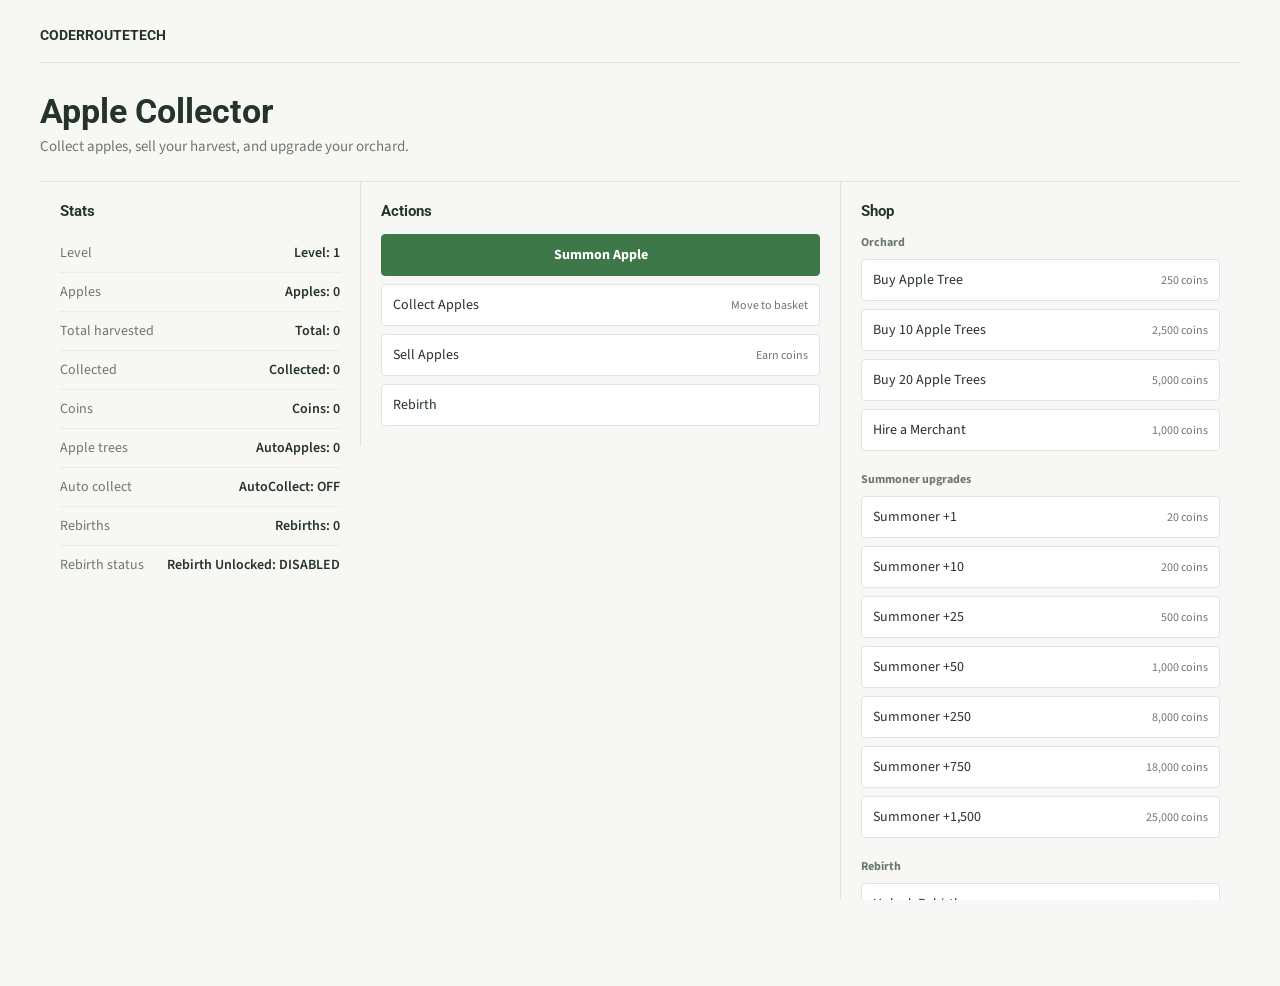
<file: applegame.html>
<!DOCTYPE html>
<html lang="en">
    <head>
        <title>Apple Collector | CoderRT</title>
        <meta charset="UTF-8">
        <meta name="viewport" content="width=device-width, initial-scale=1.0">
        <meta name="theme-color" content="#f7f8f5">
        <link rel="stylesheet" href="othermain.css">
        <link rel="icon" type="image/png" href="mainlogo.png">
        <link rel="preconnect" href="https://fonts.googleapis.com">
        <link rel="preconnect" href="https://fonts.gstatic.com" crossorigin>
        <link href="https://fonts.googleapis.com/css2?family=Roboto:wght@400;500;700&family=Source+Sans+3:wght@400;500;600;700&display=swap" rel="stylesheet">
        <style>
            :root {
                color-scheme: light;
                --text: #26332a;
                --muted: #6c786e;
                --green: #3e7848;
                --border: #dfe5dc;
                font-family: "Source Sans 3", sans-serif;
            }

            * {
                box-sizing: border-box;
            }

            html {
                min-width: 320px;
                min-height: 100%;
                background: #f7f8f5;
            }

            body {
                display: block;
                width: 100%;
                min-height: 100vh;
                height: auto;
                margin: 0;
                overflow-x: hidden;
                color: var(--text);
                background: #f7f8f5;
                font-family: "Source Sans 3", sans-serif;
            }

            .page {
                width: min(100% - 40px, 1200px);
                margin: 0 auto;
                padding: 24px 0 40px;
            }

            .topbar {
                padding-bottom: 16px;
                border-bottom: 1px solid var(--border);
            }

            .brand {
                color: var(--text);
                font-family: Roboto, sans-serif;
                font-size: 14px;
                font-weight: 700;
                text-decoration: none;
            }

            .page-heading {
                margin: 28px 0 24px;
            }

            h1 {
                margin: 0;
                font-family: Roboto, sans-serif;
                font-size: clamp(26px, 4vw, 34px);
                font-weight: 700;
            }

            .page-heading p {
                margin: 5px 0 0;
                color: var(--muted);
                font-size: 15px;
            }

            .game-layout {
                display: grid;
                grid-template-columns: minmax(205px, 0.8fr) minmax(280px, 1.2fr) minmax(260px, 1fr);
                align-items: start;
                border-top: 1px solid var(--border);
                border-bottom: 1px solid var(--border);
            }

            .section {
                min-width: 0;
                padding: 20px;
            }

            .section + .section {
                border-left: 1px solid var(--border);
            }

            h2 {
                margin: 0 0 14px;
                font-family: Roboto, sans-serif;
                font-size: 15px;
                font-weight: 700;
            }

            .stats-list {
                display: grid;
                gap: 0;
                margin: 0;
            }

            .stat-row {
                display: flex;
                justify-content: space-between;
                gap: 12px;
                padding: 9px 0;
                border-bottom: 1px solid #e9ede7;
                font-size: 14px;
            }

            .stat-row:last-child {
                border-bottom: 0;
            }

            .stat-row dt {
                color: var(--muted);
            }

            .stat-row dd {
                margin: 0;
                font-weight: 600;
                text-align: right;
            }

            .action-stack,
            .shop-content {
                display: grid;
                gap: 8px;
            }

            .action-button,
            .shop-button {
                display: flex;
                justify-content: space-between;
                align-items: center;
                gap: 10px;
                width: 100%;
                min-height: 42px;
                padding: 9px 11px;
                border: 1px solid var(--border);
                border-radius: 4px;
                color: var(--text);
                background: #fff;
                font: inherit;
                font-size: 14px;
                text-align: left;
                cursor: pointer;
            }

            .action-button:hover,
            .shop-button:hover {
                border-color: #aebcaf;
                background: #f0f4ee;
            }

            .action-button:focus-visible,
            .shop-button:focus-visible {
                outline: 2px solid var(--green);
                outline-offset: 2px;
            }

            .action-button.primary {
                justify-content: center;
                border-color: var(--green);
                color: #fff;
                background: var(--green);
                font-weight: 700;
            }

            .action-button.primary:hover {
                background: #32643b;
            }

            .button-hint,
            .price {
                color: var(--muted);
                font-size: 12px;
                white-space: nowrap;
            }

            .shop-section-label {
                margin: 12px 0 0;
                color: var(--muted);
                font-size: 12px;
                font-weight: 700;
            }

            .shop-section-label:first-child {
                margin-top: 0;
            }

            @media (max-width: 900px) {
                .game-layout {
                    grid-template-columns: minmax(190px, 0.8fr) minmax(260px, 1.2fr);
                }

                .shop-section {
                    grid-column: 1 / -1;
                    border-top: 1px solid var(--border);
                    border-left: 0 !important;
                }

                .shop-content {
                    grid-template-columns: repeat(2, minmax(0, 1fr));
                }

                .shop-section-label {
                    grid-column: 1 / -1;
                }
            }

            @media (max-width: 620px) {
                .page {
                    width: min(100% - 28px, 480px);
                    padding-top: 18px;
                }

                .page-heading {
                    margin: 22px 0 18px;
                }

                .game-layout {
                    grid-template-columns: 1fr;
                }

                .section {
                    padding: 18px 0;
                }

                .section + .section {
                    border-top: 1px solid var(--border);
                    border-left: 0;
                }

                .action-section {
                    grid-row: 1;
                }

                .shop-section {
                    grid-column: auto;
                }

                .shop-content {
                    grid-template-columns: 1fr;
                }

                .shop-section-label {
                    grid-column: auto;
                }
            }
        </style>
    </head>
    <body>
        <main class="page">
            <header class="topbar">
                <a class="brand" href="index.html">CODERROUTETECH</a>
            </header>

            <section class="page-heading" aria-labelledby="page-title">
                <h1 id="page-title">Apple Collector</h1>
                <p>Collect apples, sell your harvest, and upgrade your orchard.</p>
            </section>

            <div class="game-layout">
                <section class="section stats-section" aria-labelledby="stats-title">
                    <h2 id="stats-title">Stats</h2>
                    <dl class="stats-list">
                        <div class="stat-row"><dt>Level</dt><dd id="levels">Level: 1</dd></div>
                        <div class="stat-row"><dt>Apples</dt><dd id="apples">Apples: 0</dd></div>
                        <div class="stat-row"><dt>Total harvested</dt><dd id="totalapples">Total: 0</dd></div>
                        <div class="stat-row"><dt>Collected</dt><dd id="collectedapples">Collected: 0</dd></div>
                        <div class="stat-row"><dt>Coins</dt><dd id="coins">Coins: 0</dd></div>
                        <div class="stat-row"><dt>Apple trees</dt><dd id="autoapples">AutoApples: 0</dd></div>
                        <div class="stat-row"><dt>Auto collect</dt><dd id="autocollect">AutoCollect: OFF</dd></div>
                        <div class="stat-row"><dt>Rebirths</dt><dd id="rebirths">Rebirths: 0</dd></div>
                        <div class="stat-row"><dt>Rebirth status</dt><dd id="rebirthunlocked">Rebirth Unlocked: DISABLED</dd></div>
                    </dl>
                </section>

                <section class="section action-section" aria-labelledby="actions-title">
                    <h2 id="actions-title">Actions</h2>
                    <div class="action-stack">
                        <button class="action-button primary" id="summonApple" type="button">Summon Apple</button>
                        <button class="action-button" id="collectApple" type="button">
                            <span>Collect Apples</span><span class="button-hint">Move to basket</span>
                        </button>
                        <button class="action-button" id="sellApple" type="button">
                            <span>Sell Apples</span><span class="button-hint">Earn coins</span>
                        </button>
                        <button class="action-button" id="rebirthButton" type="button">Rebirth</button>
                    </div>
                </section>

                <section class="section shop-section" aria-labelledby="shop-title">
                    <h2 id="shop-title">Shop</h2>
                    <div class="shop-content">
                        <p class="shop-section-label">Orchard</p>
                        <button class="shop-button" type="button" onclick="plusoneAppletree()"><span>Buy Apple Tree</span><span class="price">250 coins</span></button>
                        <button class="shop-button" type="button" onclick="plustenAppletree()"><span>Buy 10 Apple Trees</span><span class="price">2,500 coins</span></button>
                        <button class="shop-button" type="button" onclick="plustwentyAppletree()"><span>Buy 20 Apple Trees</span><span class="price">5,000 coins</span></button>
                        <button class="shop-button" type="button" onclick="autoCollecttoggle()"><span>Hire a Merchant</span><span class="price">1,000 coins</span></button>

                        <p class="shop-section-label">Summoner upgrades</p>
                        <button class="shop-button" type="button" onclick="plusoneSummoner()"><span>Summoner +1</span><span class="price">20 coins</span></button>
                        <button class="shop-button" type="button" onclick="plustSummoner()"><span>Summoner +10</span><span class="price">200 coins</span></button>
                        <button class="shop-button" type="button" onclick="plustfiveSummoner()"><span>Summoner +25</span><span class="price">500 coins</span></button>
                        <button class="shop-button" type="button" onclick="plusfiftySummoner()"><span>Summoner +50</span><span class="price">1,000 coins</span></button>
                        <button class="shop-button" type="button" onclick="plustwofiftySummoner()"><span>Summoner +250</span><span class="price">8,000 coins</span></button>
                        <button class="shop-button" type="button" onclick="plussevenfiftySummoner()"><span>Summoner +750</span><span class="price">18,000 coins</span></button>
                        <button class="shop-button" type="button" onclick="plustwofiveSummoner()"><span>Summoner +1,500</span><span class="price">25,000 coins</span></button>

                        <p class="shop-section-label">Rebirth</p>
                        <button class="shop-button" type="button" onclick="unlockRebirth()"><span>Unlock Rebirth</span><span class="price">6,500 coins</span></button>
                    </div>
                </section>
            </div>
        </main>
        <script src="gamelol.js"></script>
    </body>
</html>
</file>
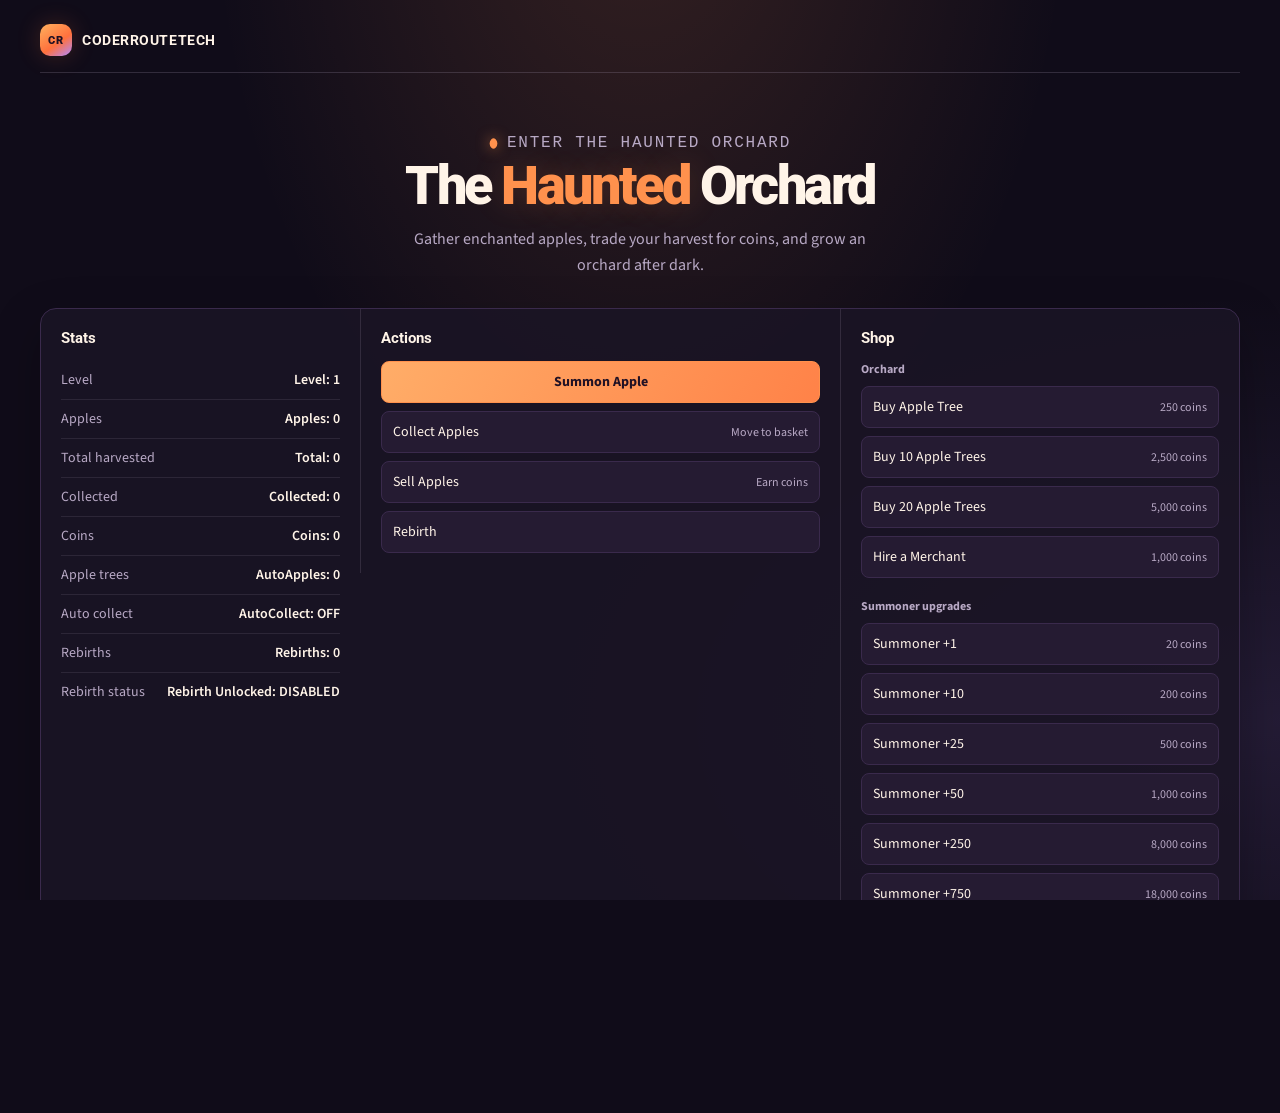
<file: applegameHALLOWEEN.html>
<!DOCTYPE html>
<html lang="en"><head>
        <title>Haunted Apple Orchard | CoderRT</title>
        <meta charset="UTF-8">
        <meta name="viewport" content="width=device-width, initial-scale=1.0">
        <meta name="theme-color" content="#100c19">
        <link rel="stylesheet" href="othermain.css">
        <link rel="icon" type="image/png" href="mainlogo.png">
        <link rel="preconnect" href="https://fonts.googleapis.com">
        <link rel="preconnect" href="https://fonts.gstatic.com" crossorigin="">
        <link href="https://fonts.googleapis.com/css2?family=Roboto:wght@400;500;700&amp;family=Source+Sans+3:wght@400;500;600;700&amp;display=swap" rel="stylesheet">
        <style>
            :root {
                color-scheme: dark;
                --background: #100c19;
                --surface: #1a1425;
                --surface-raised: #251b32;
                --text: #fff4e8;
                --muted: #b8a9c5;
                --accent: #ff914d;
                --accent-hover: #ffad68;
                --border: #3a2a4c;
                font-family: "Source Sans 3", sans-serif;
            }

            * {
                box-sizing: border-box;
            }

            html {
                min-width: 320px;
                min-height: 100%;
                background: var(--background);
            }

            body {
                display: block;
                width: 100%;
                min-height: 100vh;
                height: auto;
                margin: 0;
                overflow-x: hidden;
                color: var(--text);
                background:
                    radial-gradient(ellipse at 50% -20%, rgba(255, 145, 77, 0.16), transparent 48%),
                    radial-gradient(ellipse at 100% 80%, rgba(178, 138, 255, 0.12), transparent 42%),
                    var(--background);
                font-family: "Source Sans 3", sans-serif;
            }

            .page {
                width: min(100% - 40px, 1200px);
                margin: 0 auto;
                padding: 24px 0 40px;
            }

            .topbar {
                display: flex;
                align-items: center;
                min-height: 48px;
                padding-bottom: 16px;
                border-bottom: 1px solid rgba(184, 169, 197, 0.2);
            }

            .brand {
                display: inline-flex;
                align-items: center;
                gap: 10px;
                color: var(--text);
                font-family: Roboto, sans-serif;
                font-size: 14px;
                font-weight: 700;
                letter-spacing: 0.04em;
                text-decoration: none;
            }

            .brand::before {
                display: grid;
                width: 32px;
                height: 32px;
                place-items: center;
                border-radius: 10px;
                color: #211124;
                background: linear-gradient(145deg, #ffb15e, #ff713d 58%, #b28aff);
                box-shadow: 0 0 24px rgba(255, 119, 62, 0.2);
                content: "CR";
                font-size: 11px;
                font-weight: 900;
            }

            .page-heading {
                margin: 46px 0 30px;
                text-align: center;
            }

            h1 {
                margin: 0;
                font-family: Roboto, sans-serif;
                font-size: clamp(34px, 6vw, 54px);
                font-weight: 900;
                letter-spacing: -0.045em;
                line-height: 1.08;
            }

            h1 span {
                color: var(--accent);
                text-shadow: 0 0 32px rgba(255, 145, 77, 0.2);
            }

            .eyebrow {
                display: inline-flex;
                align-items: center;
                gap: 9px;
                margin: 0 0 14px;
                color: var(--accent);
                font-family: "Source Code Pro", monospace;
                font-size: 11px;
                letter-spacing: 0.11em;
                text-transform: uppercase;
            }

            .eyebrow::before {
                width: 9px;
                height: 9px;
                border-radius: 3px 6px 3px 6px;
                transform: rotate(45deg);
                background: var(--accent);
                box-shadow: 0 0 14px rgba(255, 145, 77, 0.7);
                content: "";
            }

            .page-heading p {
                max-width: 500px;
                margin: 12px auto 0;
                color: var(--muted);
                font-size: 16px;
                line-height: 1.6;
            }

            .game-layout {
                display: grid;
                grid-template-columns: minmax(205px, 0.8fr) minmax(280px, 1.2fr) minmax(260px, 1fr);
                align-items: start;
                overflow: hidden;
                border: 1px solid var(--border);
                border-radius: 16px;
                background: rgba(26, 20, 37, 0.86);
                box-shadow: 0 18px 48px rgba(0, 0, 0, 0.25);
            }

            .section {
                min-width: 0;
                padding: 20px;
            }

            .section + .section {
                border-left: 1px solid rgba(184, 169, 197, 0.16);
            }

            h2 {
                margin: 0 0 14px;
                font-family: Roboto, sans-serif;
                font-size: 15px;
                font-weight: 700;
            }

            .stats-list {
                display: grid;
                gap: 0;
                margin: 0;
            }

            .stat-row {
                display: flex;
                justify-content: space-between;
                gap: 12px;
                padding: 9px 0;
                border-bottom: 1px solid rgba(184, 169, 197, 0.12);
                font-size: 14px;
            }

            .stat-row:last-child {
                border-bottom: 0;
            }

            .stat-row dt {
                color: var(--muted);
            }

            .stat-row dd {
                margin: 0;
                font-weight: 600;
                text-align: right;
            }

            .action-stack,
            .shop-content {
                display: grid;
                gap: 8px;
            }

            .action-button,
            .shop-button {
                display: flex;
                justify-content: space-between;
                align-items: center;
                gap: 10px;
                width: 100%;
                min-height: 42px;
                padding: 9px 11px;
                border: 1px solid var(--border);
                border-radius: 8px;
                color: var(--text);
                background: var(--surface-raised);
                font: inherit;
                font-size: 14px;
                text-align: left;
                cursor: pointer;
            }

            .action-button:hover,
            .shop-button:hover {
                border-color: rgba(255, 145, 77, 0.58);
                background: #30223d;
            }

            .action-button:focus-visible,
            .shop-button:focus-visible {
                outline: 2px solid var(--accent);
                outline-offset: 2px;
            }

            .action-button.primary {
                justify-content: center;
                border-color: var(--accent);
                color: #211124;
                background: linear-gradient(120deg, #ffad68, #ff8248);
                font-weight: 700;
            }

            .action-button.primary:hover {
                border-color: var(--accent-hover);
                background: var(--accent-hover);
            }

            .button-hint,
            .price {
                color: var(--muted);
                font-size: 12px;
                white-space: nowrap;
            }

            .shop-section-label {
                margin: 12px 0 0;
                color: var(--muted);
                font-size: 12px;
                font-weight: 700;
            }

            .shop-section-label:first-child {
                margin-top: 0;
            }

            @media (max-width: 900px) {
                .game-layout {
                    grid-template-columns: minmax(190px, 0.8fr) minmax(260px, 1.2fr);
                }

                .shop-section {
                    grid-column: 1 / -1;
                    border-top: 1px solid rgba(184, 169, 197, 0.16);
                    border-left: 0 !important;
                }

                .shop-content {
                    grid-template-columns: repeat(2, minmax(0, 1fr));
                }

                .shop-section-label {
                    grid-column: 1 / -1;
                }
            }

            @media (max-width: 620px) {
                .page {
                    width: min(100% - 28px, 480px);
                    padding-top: 18px;
                }

                .page-heading {
                    margin: 22px 0 18px;
                }

                .game-layout {
                    grid-template-columns: 1fr;
                }

                .section {
                    padding: 18px 0;
                }

                .section + .section {
                    border-top: 1px solid rgba(184, 169, 197, 0.16);
                    border-left: 0;
                }

                .action-section {
                    grid-row: 1;
                }

                .shop-section {
                    grid-column: auto;
                }

                .shop-content {
                    grid-template-columns: 1fr;
                }

                .shop-section-label {
                    grid-column: auto;
                }
            }
        </style>
    </head>
    <body>
        <main class="page">
            <header class="topbar">
                <a class="brand" href="index.html">CODERROUTETECH</a>
            </header>

            <section class="page-heading" aria-labelledby="page-title">
                <p class="eyebrow">Enter the haunted orchard</p>
                <h1 id="page-title">The <span>Haunted</span> Orchard</h1>
                <p>Gather enchanted apples, trade your harvest for coins, and grow an orchard after dark.</p>
            </section>

            <div class="game-layout">
                <section class="section stats-section" aria-labelledby="stats-title">
                    <h2 id="stats-title">Stats</h2>
                    <dl class="stats-list">
                        <div class="stat-row"><dt>Level</dt><dd id="levels">Level: 5</dd></div>
                        <div class="stat-row"><dt>Apples</dt><dd id="apples">Apples: 0</dd></div>
                        <div class="stat-row"><dt>Total harvested</dt><dd id="totalapples">Total: 49561402</dd></div>
                        <div class="stat-row"><dt>Collected</dt><dd id="collectedapples">Collected: 0</dd></div>
                        <div class="stat-row"><dt>Coins</dt><dd id="coins">Coins: 74760862</dd></div>
                        <div class="stat-row"><dt>Apple trees</dt><dd id="autoapples">AutoApples: 6711</dd></div>
                        <div class="stat-row"><dt>Auto collect</dt><dd id="autocollect">AutoCollect: ON</dd></div>
                        <div class="stat-row"><dt>Rebirths</dt><dd id="rebirths">Rebirths: 10</dd></div>
                        <div class="stat-row"><dt>Rebirth status</dt><dd id="rebirthunlocked">Rebirth Unlocked: ENABLED</dd></div>
                    </dl>
                </section>

                <section class="section action-section" aria-labelledby="actions-title">
                    <h2 id="actions-title">Actions</h2>
                    <div class="action-stack">
                        <button class="action-button primary" id="summonApple" type="button">Summon Apple</button>
                        <button class="action-button" id="collectApple" type="button">
                            <span>Collect Apples</span><span class="button-hint">Move to basket</span>
                        </button>
                        <button class="action-button" id="sellApple" type="button">
                            <span>Sell Apples</span><span class="button-hint">Earn coins</span>
                        </button>
                        <button class="action-button" id="rebirthButton" type="button">Rebirth</button>
                    </div>
                </section>

                <section class="section shop-section" aria-labelledby="shop-title">
                    <h2 id="shop-title">Shop</h2>
                    <div class="shop-content">
                        <p class="shop-section-label">Orchard</p>
                        <button class="shop-button" type="button" onclick="plusoneAppletree()"><span>Buy Apple Tree</span><span class="price">250 coins</span></button>
                        <button class="shop-button" type="button" onclick="plustenAppletree()"><span>Buy 10 Apple Trees</span><span class="price">2,500 coins</span></button>
                        <button class="shop-button" type="button" onclick="plustwentyAppletree()"><span>Buy 20 Apple Trees</span><span class="price">5,000 coins</span></button>
                        <button class="shop-button" type="button" onclick="autoCollecttoggle()"><span>Hire a Merchant</span><span class="price">1,000 coins</span></button>

                        <p class="shop-section-label">Summoner upgrades</p>
                        <button class="shop-button" type="button" onclick="plusoneSummoner()"><span>Summoner +1</span><span class="price">20 coins</span></button>
                        <button class="shop-button" type="button" onclick="plustSummoner()"><span>Summoner +10</span><span class="price">200 coins</span></button>
                        <button class="shop-button" type="button" onclick="plustfiveSummoner()"><span>Summoner +25</span><span class="price">500 coins</span></button>
                        <button class="shop-button" type="button" onclick="plusfiftySummoner()"><span>Summoner +50</span><span class="price">1,000 coins</span></button>
                        <button class="shop-button" type="button" onclick="plustwofiftySummoner()"><span>Summoner +250</span><span class="price">8,000 coins</span></button>
                        <button class="shop-button" type="button" onclick="plussevenfiftySummoner()"><span>Summoner +750</span><span class="price">18,000 coins</span></button>
                        <button class="shop-button" type="button" onclick="plustwofiveSummoner()"><span>Summoner +1,500</span><span class="price">25,000 coins</span></button>

                        <p class="shop-section-label">Rebirth</p>
                        <button class="shop-button" type="button" onclick="unlockRebirth()"><span>Unlock Rebirth</span><span class="price">6,500 coins</span></button>
                    </div>
                </section>
            </div>
        </main>
        <script src="gamelol.js"></script>
    </body>
</html>
</file>
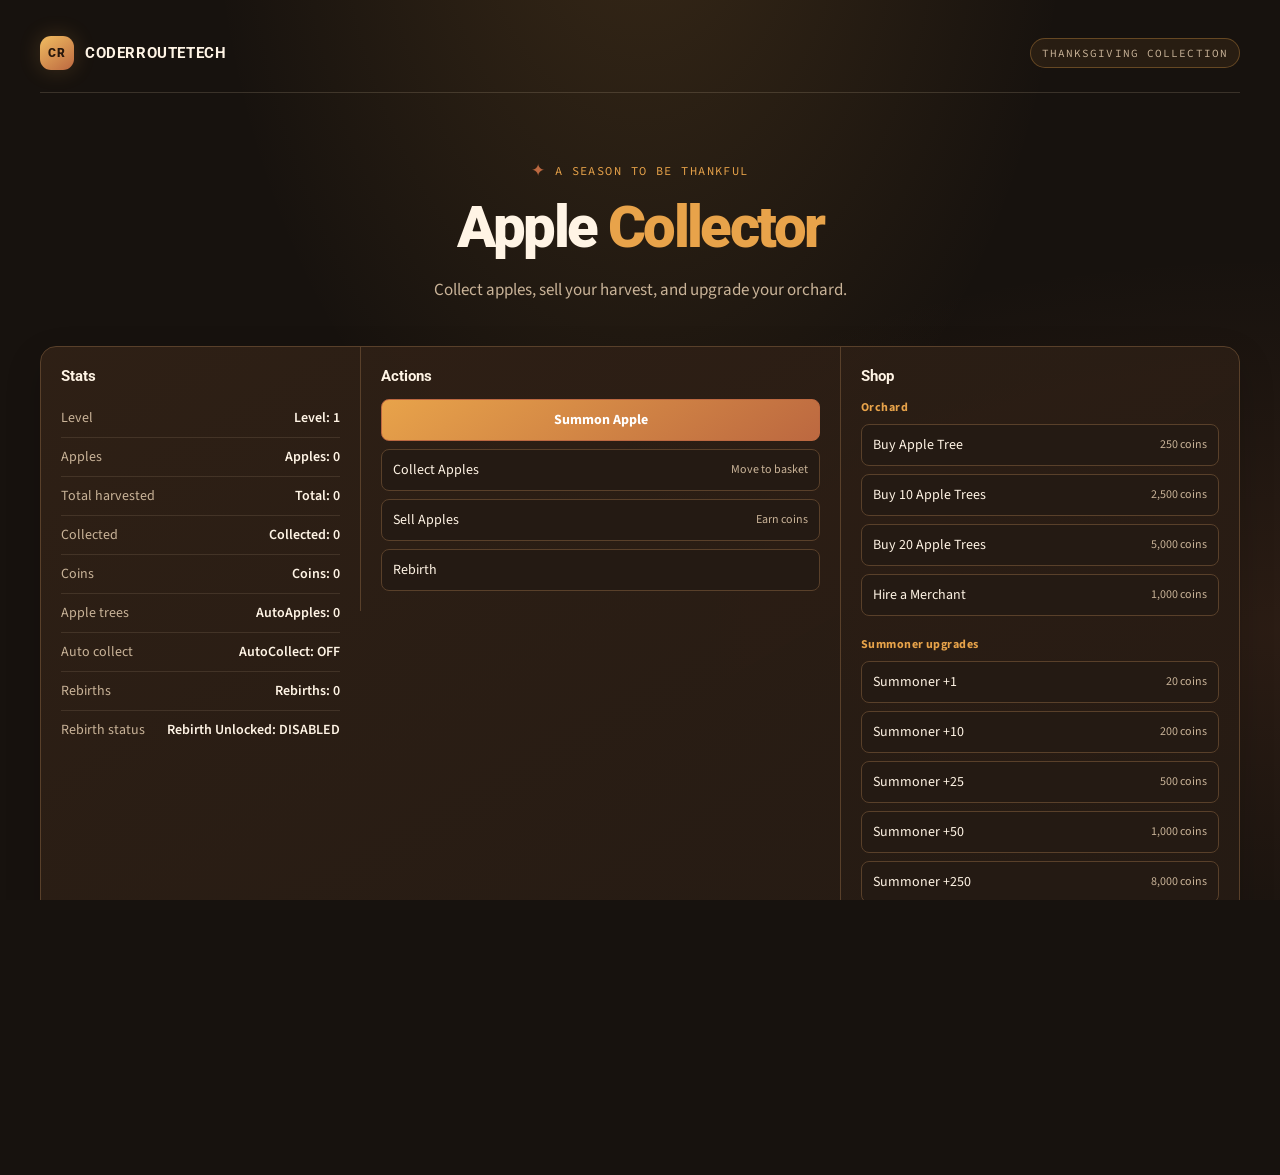
<file: applegameTG.html>
<!DOCTYPE html>
<html lang="en">
    <head>
        <title>Apple Collector | CoderRT</title>
        <meta charset="UTF-8">
        <meta name="viewport" content="width=device-width, initial-scale=1.0">
        <meta name="theme-color" content="#17120e">
        <link rel="stylesheet" href="othermain.css">
        <link rel="icon" type="image/png" href="mainlogo.png">
        <link rel="preconnect" href="https://fonts.googleapis.com">
        <link rel="preconnect" href="https://fonts.gstatic.com" crossorigin>
        <link href="https://fonts.googleapis.com/css2?family=Roboto:wght@400;500;700;900&family=Source+Code+Pro:wght@400;600&family=Source+Sans+3:wght@400;500;600;700&display=swap" rel="stylesheet">
        <style>
            :root {
                color-scheme: dark;
                --background: #17120e;
                --surface: #241a13;
                --surface-raised: #302116;
                --text: #fff4e5;
                --muted: #c9b398;
                --accent: #e8a34a;
                --accent-blue: #bc6840;
                --border: #59402a;
                font-family: "Source Sans 3", sans-serif;
            }

            * {
                box-sizing: border-box;
            }

            html {
                min-width: 320px;
                min-height: 100%;
                background: var(--background);
            }

            body {
                display: block;
                width: 100%;
                min-height: 100vh;
                height: auto;
                margin: 0;
                overflow-x: hidden;
                color: var(--text);
                background:
                    radial-gradient(ellipse at 50% -20%, rgba(232, 163, 74, 0.16), transparent 48%),
                    radial-gradient(ellipse at 100% 70%, rgba(188, 104, 64, 0.12), transparent 42%),
                    var(--background);
                font-family: "Source Sans 3", sans-serif;
            }

            .falling-leaves {
                position: fixed;
                z-index: 0;
                inset: 0;
                overflow: hidden;
                pointer-events: none;
            }

            .falling-leaves span {
                position: absolute;
                top: -10%;
                width: 22px;
                height: 28px;
                border-radius: 100% 0 100% 0;
                background: linear-gradient(135deg, #edb751, #bd5938);
                opacity: 0.32;
                animation: leaf-fall 18s linear infinite;
            }

            .falling-leaves span:nth-child(1) {
                left: 12%;
                animation-delay: -12s;
            }

            .falling-leaves span:nth-child(2) {
                left: 34%;
                background: linear-gradient(135deg, #d98b38, #9d4933);
                animation-delay: -4s;
                animation-duration: 22s;
            }

            .falling-leaves span:nth-child(3) {
                left: 59%;
                animation-delay: -16s;
                animation-duration: 20s;
            }

            .falling-leaves span:nth-child(4) {
                left: 82%;
                background: linear-gradient(135deg, #c87936, #984333);
                animation-delay: -8s;
                animation-duration: 24s;
            }

            .falling-leaves span:nth-child(5) {
                left: 95%;
                animation-delay: -2s;
                animation-duration: 19s;
            }

            @keyframes leaf-fall {
                to {
                    transform: translate3d(8vw, 115vh, 0) rotate(540deg);
                }
            }

            .page {
                position: relative;
                z-index: 1;
                width: min(100% - 40px, 1200px);
                margin: 0 auto;
                padding: 36px 0 64px;
            }

            .topbar {
                display: flex;
                justify-content: space-between;
                align-items: center;
                gap: 20px;
                padding-bottom: 22px;
                border-bottom: 1px solid rgba(201, 179, 152, 0.2);
            }

            .brand {
                display: inline-flex;
                align-items: center;
                gap: 11px;
                color: var(--text);
                font-family: Roboto, sans-serif;
                font-size: 15px;
                font-weight: 700;
                letter-spacing: 0.04em;
                text-decoration: none;
            }

            .brand-mark {
                display: grid;
                width: 34px;
                height: 34px;
                place-items: center;
                border-radius: 11px;
                color: #28170c;
                background: linear-gradient(145deg, #f1bd61, #bc6840);
                font-size: 12px;
                font-weight: 900;
                box-shadow: 0 0 22px rgba(232, 163, 74, 0.2);
            }

            .top-label {
                padding: 7px 11px;
                border: 1px solid rgba(232, 163, 74, 0.32);
                border-radius: 999px;
                color: var(--muted);
                background: rgba(232, 163, 74, 0.08);
                font-family: "Source Code Pro", monospace;
                font-size: 11px;
                letter-spacing: 0.1em;
                text-transform: uppercase;
            }

            .page-heading {
                max-width: 700px;
                margin: 66px auto 42px;
                text-align: center;
            }

            .eyebrow {
                display: inline-flex;
                align-items: center;
                gap: 8px;
                margin: 0 0 16px;
                color: var(--accent);
                font-family: "Source Code Pro", monospace;
                font-size: 12px;
                letter-spacing: 0.12em;
                text-transform: uppercase;
            }

            .eyebrow::before {
                color: var(--accent-blue);
                content: "✦";
                font-size: 17px;
            }

            h1 {
                margin: 0;
                font-family: Roboto, sans-serif;
                font-size: clamp(36px, 6vw, 58px);
                font-weight: 900;
                letter-spacing: -0.045em;
                line-height: 1.05;
            }

            h1 span {
                color: var(--accent);
            }

            .page-heading > p:not(.eyebrow) {
                max-width: 510px;
                margin: 18px auto 0;
                color: var(--muted);
                font-size: 17px;
                line-height: 1.65;
            }

            .game-layout {
                display: grid;
                grid-template-columns: minmax(205px, 0.8fr) minmax(280px, 1.2fr) minmax(260px, 1fr);
                align-items: start;
                overflow: hidden;
                border: 1px solid var(--border);
                border-radius: 16px;
                background: linear-gradient(150deg, rgba(48, 33, 22, 0.96), rgba(36, 26, 19, 0.98));
                box-shadow: 0 14px 36px rgba(0, 0, 0, 0.16);
            }

            .section {
                min-width: 0;
                padding: 20px;
            }

            .section + .section {
                border-left: 1px solid var(--border);
            }

            h2 {
                margin: 0 0 14px;
                font-family: Roboto, sans-serif;
                font-size: 15px;
                font-weight: 700;
            }

            .stats-list {
                display: grid;
                gap: 0;
                margin: 0;
            }

            .stat-row {
                display: flex;
                justify-content: space-between;
                gap: 12px;
                padding: 9px 0;
                border-bottom: 1px solid rgba(201, 179, 152, 0.14);
                font-size: 14px;
            }

            .stat-row:last-child {
                border-bottom: 0;
            }

            .stat-row dt {
                color: var(--muted);
            }

            .stat-row dd {
                margin: 0;
                font-weight: 600;
                text-align: right;
            }

            .action-stack,
            .shop-content {
                display: grid;
                gap: 8px;
            }

            .action-button,
            .shop-button {
                display: flex;
                justify-content: space-between;
                align-items: center;
                gap: 10px;
                width: 100%;
                min-height: 42px;
                padding: 9px 11px;
                border: 1px solid var(--border);
                border-radius: 8px;
                color: var(--text);
                background: var(--surface);
                font: inherit;
                font-size: 14px;
                text-align: left;
                cursor: pointer;
            }

            .action-button:hover,
            .shop-button:hover {
                border-color: rgba(232, 163, 74, 0.55);
                background: var(--surface-raised);
            }

            .action-button:focus-visible,
            .shop-button:focus-visible {
                outline: 2px solid var(--accent);
                outline-offset: 2px;
            }

            .action-button.primary {
                justify-content: center;
                border-color: var(--accent-blue);
                color: #fff;
                background: linear-gradient(145deg, #e8a34a, #bc6840);
                font-weight: 700;
            }

            .action-button.primary:hover {
                background: linear-gradient(145deg, #f1bd61, #c8794c);
            }

            .button-hint,
            .price {
                color: var(--muted);
                font-size: 12px;
                white-space: nowrap;
            }

            .shop-section-label {
                margin: 12px 0 0;
                color: var(--accent);
                font-size: 12px;
                font-weight: 700;
                letter-spacing: 0.04em;
            }

            .shop-section-label:first-child {
                margin-top: 0;
            }

            @media (max-width: 900px) {
                .game-layout {
                    grid-template-columns: minmax(190px, 0.8fr) minmax(260px, 1.2fr);
                }

                .shop-section {
                    grid-column: 1 / -1;
                    border-top: 1px solid var(--border);
                    border-left: 0 !important;
                }

                .shop-content {
                    grid-template-columns: repeat(2, minmax(0, 1fr));
                }

                .shop-section-label {
                    grid-column: 1 / -1;
                }
            }

            @media (max-width: 620px) {
                .page {
                    width: min(100% - 28px, 480px);
                    padding-top: 22px;
                }

                .top-label {
                    font-size: 9px;
                }

                .page-heading {
                    margin: 48px auto 34px;
                }

                .page-heading p {
                    font-size: 15px;
                }

                .game-layout {
                    grid-template-columns: 1fr;
                }

                .section {
                    padding: 18px 0;
                }

                .section + .section {
                    border-top: 1px solid var(--border);
                    border-left: 0;
                }

                .action-section {
                    grid-row: 1;
                }

                .shop-section {
                    grid-column: auto;
                }

                .shop-content {
                    grid-template-columns: 1fr;
                }

                .shop-section-label {
                    grid-column: auto;
                }
            }

            @media (prefers-reduced-motion: reduce) {
                .falling-leaves {
                    display: none;
                }

                *,
                *::before,
                *::after {
                    scroll-behavior: auto !important;
                    transition-duration: 0.01ms !important;
                    animation-duration: 0.01ms !important;
                    animation-iteration-count: 1 !important;
                }
            }
        </style>
    </head>
    <body>
        <div class="falling-leaves" aria-hidden="true">
            <span></span>
            <span></span>
            <span></span>
            <span></span>
            <span></span>
        </div>
        <main class="page">
            <header class="topbar">
                <a class="brand" href="index.html">
                    <span class="brand-mark" aria-hidden="true">CR</span>
                    <span>CODERROUTETECH</span>
                </a>
                <span class="top-label">Thanksgiving collection</span>
            </header>

            <section class="page-heading" aria-labelledby="page-title">
                <p class="eyebrow">A season to be thankful</p>
                <h1 id="page-title">Apple <span>Collector</span></h1>
                <p>Collect apples, sell your harvest, and upgrade your orchard.</p>
            </section>

            <div class="game-layout">
                <section class="section stats-section" aria-labelledby="stats-title">
                    <h2 id="stats-title">Stats</h2>
                    <dl class="stats-list">
                        <div class="stat-row"><dt>Level</dt><dd id="levels">Level: 1</dd></div>
                        <div class="stat-row"><dt>Apples</dt><dd id="apples">Apples: 0</dd></div>
                        <div class="stat-row"><dt>Total harvested</dt><dd id="totalapples">Total: 0</dd></div>
                        <div class="stat-row"><dt>Collected</dt><dd id="collectedapples">Collected: 0</dd></div>
                        <div class="stat-row"><dt>Coins</dt><dd id="coins">Coins: 0</dd></div>
                        <div class="stat-row"><dt>Apple trees</dt><dd id="autoapples">AutoApples: 0</dd></div>
                        <div class="stat-row"><dt>Auto collect</dt><dd id="autocollect">AutoCollect: OFF</dd></div>
                        <div class="stat-row"><dt>Rebirths</dt><dd id="rebirths">Rebirths: 0</dd></div>
                        <div class="stat-row"><dt>Rebirth status</dt><dd id="rebirthunlocked">Rebirth Unlocked: DISABLED</dd></div>
                    </dl>
                </section>

                <section class="section action-section" aria-labelledby="actions-title">
                    <h2 id="actions-title">Actions</h2>
                    <div class="action-stack">
                        <button class="action-button primary" id="summonApple" type="button">Summon Apple</button>
                        <button class="action-button" id="collectApple" type="button">
                            <span>Collect Apples</span><span class="button-hint">Move to basket</span>
                        </button>
                        <button class="action-button" id="sellApple" type="button">
                            <span>Sell Apples</span><span class="button-hint">Earn coins</span>
                        </button>
                        <button class="action-button" id="rebirthButton" type="button">Rebirth</button>
                    </div>
                </section>

                <section class="section shop-section" aria-labelledby="shop-title">
                    <h2 id="shop-title">Shop</h2>
                    <div class="shop-content">
                        <p class="shop-section-label">Orchard</p>
                        <button class="shop-button" type="button" onclick="plusoneAppletree()"><span>Buy Apple Tree</span><span class="price">250 coins</span></button>
                        <button class="shop-button" type="button" onclick="plustenAppletree()"><span>Buy 10 Apple Trees</span><span class="price">2,500 coins</span></button>
                        <button class="shop-button" type="button" onclick="plustwentyAppletree()"><span>Buy 20 Apple Trees</span><span class="price">5,000 coins</span></button>
                        <button class="shop-button" type="button" onclick="autoCollecttoggle()"><span>Hire a Merchant</span><span class="price">1,000 coins</span></button>

                        <p class="shop-section-label">Summoner upgrades</p>
                        <button class="shop-button" type="button" onclick="plusoneSummoner()"><span>Summoner +1</span><span class="price">20 coins</span></button>
                        <button class="shop-button" type="button" onclick="plustSummoner()"><span>Summoner +10</span><span class="price">200 coins</span></button>
                        <button class="shop-button" type="button" onclick="plustfiveSummoner()"><span>Summoner +25</span><span class="price">500 coins</span></button>
                        <button class="shop-button" type="button" onclick="plusfiftySummoner()"><span>Summoner +50</span><span class="price">1,000 coins</span></button>
                        <button class="shop-button" type="button" onclick="plustwofiftySummoner()"><span>Summoner +250</span><span class="price">8,000 coins</span></button>
                        <button class="shop-button" type="button" onclick="plussevenfiftySummoner()"><span>Summoner +750</span><span class="price">18,000 coins</span></button>
                        <button class="shop-button" type="button" onclick="plustwofiveSummoner()"><span>Summoner +1,500</span><span class="price">25,000 coins</span></button>

                        <p class="shop-section-label">Rebirth</p>
                        <button class="shop-button" type="button" onclick="unlockRebirth()"><span>Unlock Rebirth</span><span class="price">6,500 coins</span></button>
                    </div>
                </section>
            </div>
        </main>
        <script src="gamelol.js?v=2"></script>
    </body>
</html>
</file>
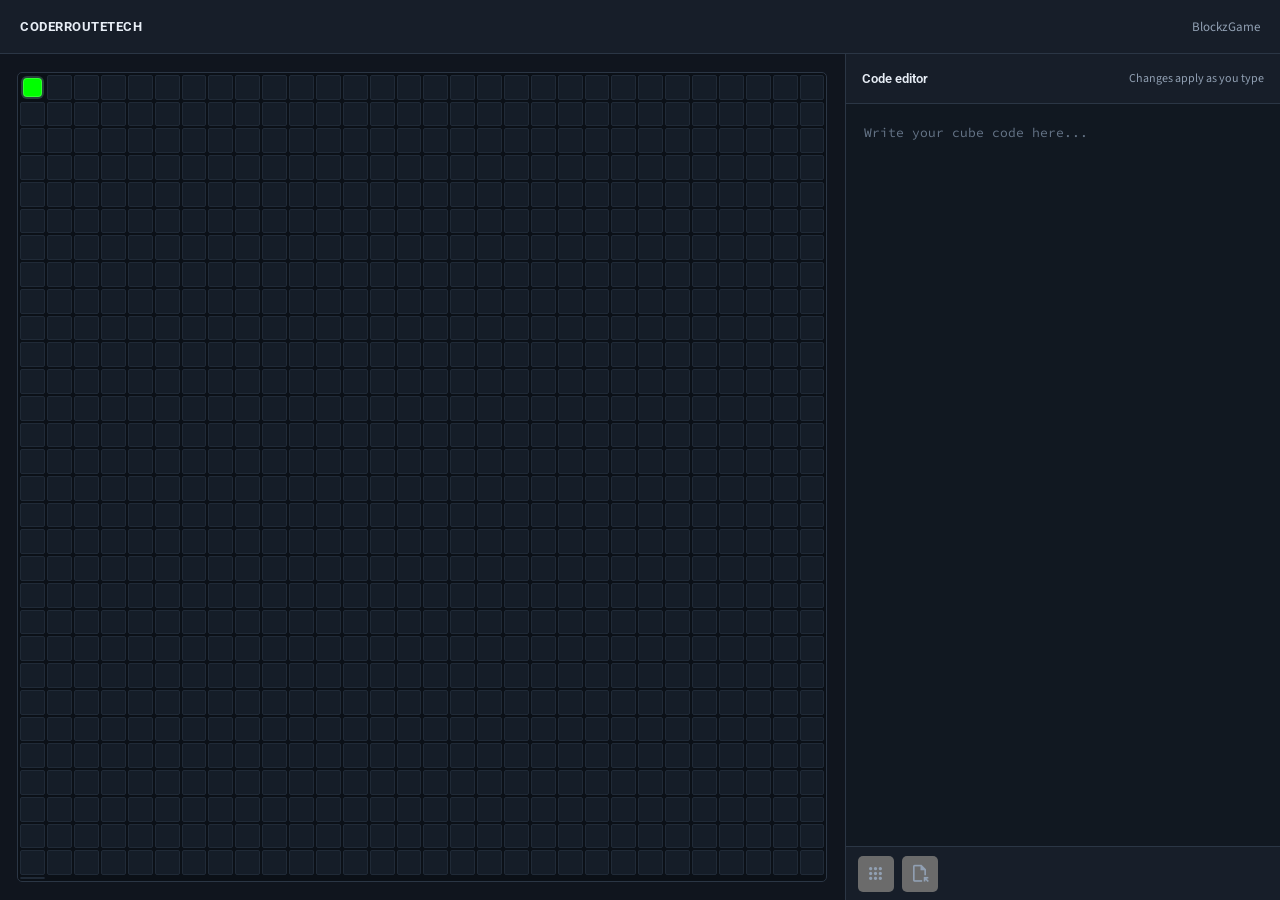
<file: blockzgame.html>
<!DOCTYPE html>
<html lang="en">
    <head>
        <title>BlockzGame - CODERROUTETECH</title>
        <meta charset="UTF-8">
        <meta name="viewport" content="width=device-width, initial-scale=1.0">
        <meta name="theme-color" content="#10151e">
        <link rel="icon" type="image/png" href="mainlogo.png">
        <link rel="preconnect" href="https://fonts.googleapis.com">
        <link rel="preconnect" href="https://fonts.gstatic.com" crossorigin>
        <link href="https://fonts.googleapis.com/css2?family=Roboto:wght@400;500;700&family=Source+Code+Pro:wght@400;500;600&family=Source+Sans+3:wght@400;500;600;700&display=swap" rel="stylesheet">
        <link rel="stylesheet" href="https://fonts.googleapis.com/css2?family=Material+Symbols+Outlined">
        <link rel="stylesheet" href="icons.css">
        <style>
            :root {
                color-scheme: dark;
                --background: #10151e;
                --panel: #171e29;
                --panel-raised: #1c2532;
                --border: #2b3645;
                --text: #e7edf5;
                --muted: #91a0b3;
                --accent: #7dd3a7;
                font-family: "Source Sans 3", sans-serif;
            }

            * {
                box-sizing: border-box;
            }

            html,
            body {
                width: 100%;
                height: 100%;
                min-width: 320px;
                margin: 0;
            }

            body {
                display: grid;
                grid-template-rows: 54px minmax(0, 1fr);
                overflow: hidden;
                color: var(--text);
                background: var(--background);
                font-family: "Source Sans 3", sans-serif;
            }

            .app-header {
                display: flex;
                align-items: center;
                justify-content: space-between;
                gap: 16px;
                padding: 0 20px;
                border-bottom: 1px solid var(--border);
                background: var(--panel);
            }

            .brand {
                color: var(--text);
                font-family: Roboto, sans-serif;
                font-size: 13px;
                font-weight: 700;
                letter-spacing: 0.04em;
                text-decoration: none;
            }

            .app-title {
                color: var(--muted);
                font-size: 13px;
            }

            .workspace {
                display: grid;
                min-height: 0;
                grid-template-columns: minmax(0, 1fr) minmax(300px, 34vw);
            }

            #gridarea {
                display: grid;
                width: min(100%, calc(100vh - 90px));
                height: min(100%, calc(100vh - 90px));
                align-self: center;
                justify-self: center;
                grid-template-columns: repeat(30, minmax(0, 1fr));
                grid-template-rows: repeat(30, minmax(0, 1fr));
                gap: 2px;
                padding: 2px;
                overflow: hidden;
                background: #0b1017;
                border: 1px solid var(--border);
                border-radius: 5px;
                touch-action: none;
            }

            .cell {
                min-width: 0;
                min-height: 0;
                border: 1px solid #202a37;
                border-radius: 2px;
                background: #151d28;
            }

            .cube {
                z-index: 1;
                width: 76%;
                height: 76%;
                align-self: center;
                justify-self: center;
                border: 1px solid rgba(255, 255, 255, 0.2);
                border-radius: 4px;
                transition: transform 150ms ease;
            }

            .cube.player {
                z-index: 2;
                box-shadow: 0 0 0 2px rgba(125, 211, 167, 0.25);
            }

            #mainstyle {
                display: flex;
                min-width: 0;
                min-height: 0;
                flex-direction: column;
                border-left: 1px solid var(--border);
                background: var(--panel);
            }

            .editor-header {
                display: flex;
                min-height: 50px;
                align-items: center;
                justify-content: space-between;
                gap: 12px;
                padding: 0 16px;
                border-bottom: 1px solid var(--border);
            }

            .editor-title {
                margin: 0;
                color: var(--text);
                font-family: Roboto, sans-serif;
                font-size: 13px;
                font-weight: 600;
            }

            .editor-hint {
                color: var(--muted);
                font-size: 12px;
            }

            #codearea {
                flex: 1;
                min-height: 0;
                padding: 18px;
                overflow: auto;
                outline: none;
                color: #d8e1ed;
                background: #111821;
                font-family: "Source Code Pro", monospace;
                font-size: 13px;
                line-height: 1.7;
                tab-size: 4;
                white-space: pre-wrap;
                overflow-wrap: anywhere;
                caret-color: var(--accent);
            }

            #codearea:empty::before {
                color: #657487;
                content: "Write your cube code here...";
                pointer-events: none;
            }

            #sidebarbottom {
                display: flex;
                min-height: 54px;
                align-items: center;
                gap: 8px;
                padding: 0 12px;
                border-top: 1px solid var(--border);
                background: var(--panel);
            }

            .mainmenu {
                display: grid;
                width: 36px;
                height: 36px;
                margin: 0;
                place-items: center;
                border: 1px solid transparent;
                border-radius: 5px;
                color: var(--muted);
                cursor: pointer;
                font-size: 21px;
                user-select: none;
            }

            .mainmenu:hover {
                border-color: var(--border);
                color: var(--text);
                background: var(--panel-raised);
            }

            .mainmenu:focus-visible {
                outline: 2px solid var(--accent);
                outline-offset: 2px;
            }

            noscript {
                position: fixed;
                right: 12px;
                bottom: 12px;
                z-index: 5;
                padding: 10px 14px;
                border: 1px solid #6b4141;
                border-radius: 4px;
                color: #ffdada;
                background: #321d22;
            }

            @media (max-width: 720px) {
                body {
                    grid-template-rows: 48px minmax(0, 1fr);
                }

                .app-header {
                    padding: 0 14px;
                }

                .workspace {
                    grid-template-columns: minmax(0, 1fr);
                    grid-template-rows: minmax(240px, 1fr) minmax(220px, 0.85fr);
                }

                #gridarea {
                    width: min(calc(100% - 24px), calc(100vw - 24px), 100%);
                    height: min(100%, calc(100vw - 24px));
                }

                #mainstyle {
                    border-top: 1px solid var(--border);
                    border-left: 0;
                }

                .editor-header {
                    min-height: 42px;
                }

                #codearea {
                    padding: 12px 14px;
                    font-size: 12px;
                }
            }

            @media (max-width: 420px) {
                .app-title {
                    font-size: 12px;
                }

                .workspace {
                    grid-template-rows: minmax(220px, 0.9fr) minmax(220px, 1fr);
                }
            }
        </style>
    </head>
    <body>
        <header class="app-header">
            <a class="brand" href="mainmenu.html">CODERROUTETECH</a>
            <span class="app-title">BlockzGame</span>
        </header>
        <main class="workspace">
            <div id="gridarea" aria-label="30 by 30 cube game board"></div>
            <section id="mainstyle" aria-label="Code editor">
                <div class="editor-header">
                    <h1 class="editor-title">Code editor</h1>
                    <span class="editor-hint">Changes apply as you type</span>
                </div>
                <div id="codearea" contenteditable="true" spellcheck="false" autocorrect="off" autocapitalize="off" role="textbox" aria-label="Cube game code editor" aria-multiline="true"></div>
                <div id="sidebarbottom">
                    <button class="mso mainmenu" type="button" aria-label="Open apps" title="Open apps" onclick="window.location.href='mainmenuTG.html'">apps</button>
                    <button class="mso mainmenu" type="button" aria-label="Open code documents" title="Open code documents" onclick="window.open('codedocuments.html', '_blank')">file_open</button>
                </div>
            </section>
        </main>
        <noscript>
            <p>Turn on JavaScript to run this program.</p>
        </noscript>
        <script src="cube.js"></script>
    </body>
</html>
</file>
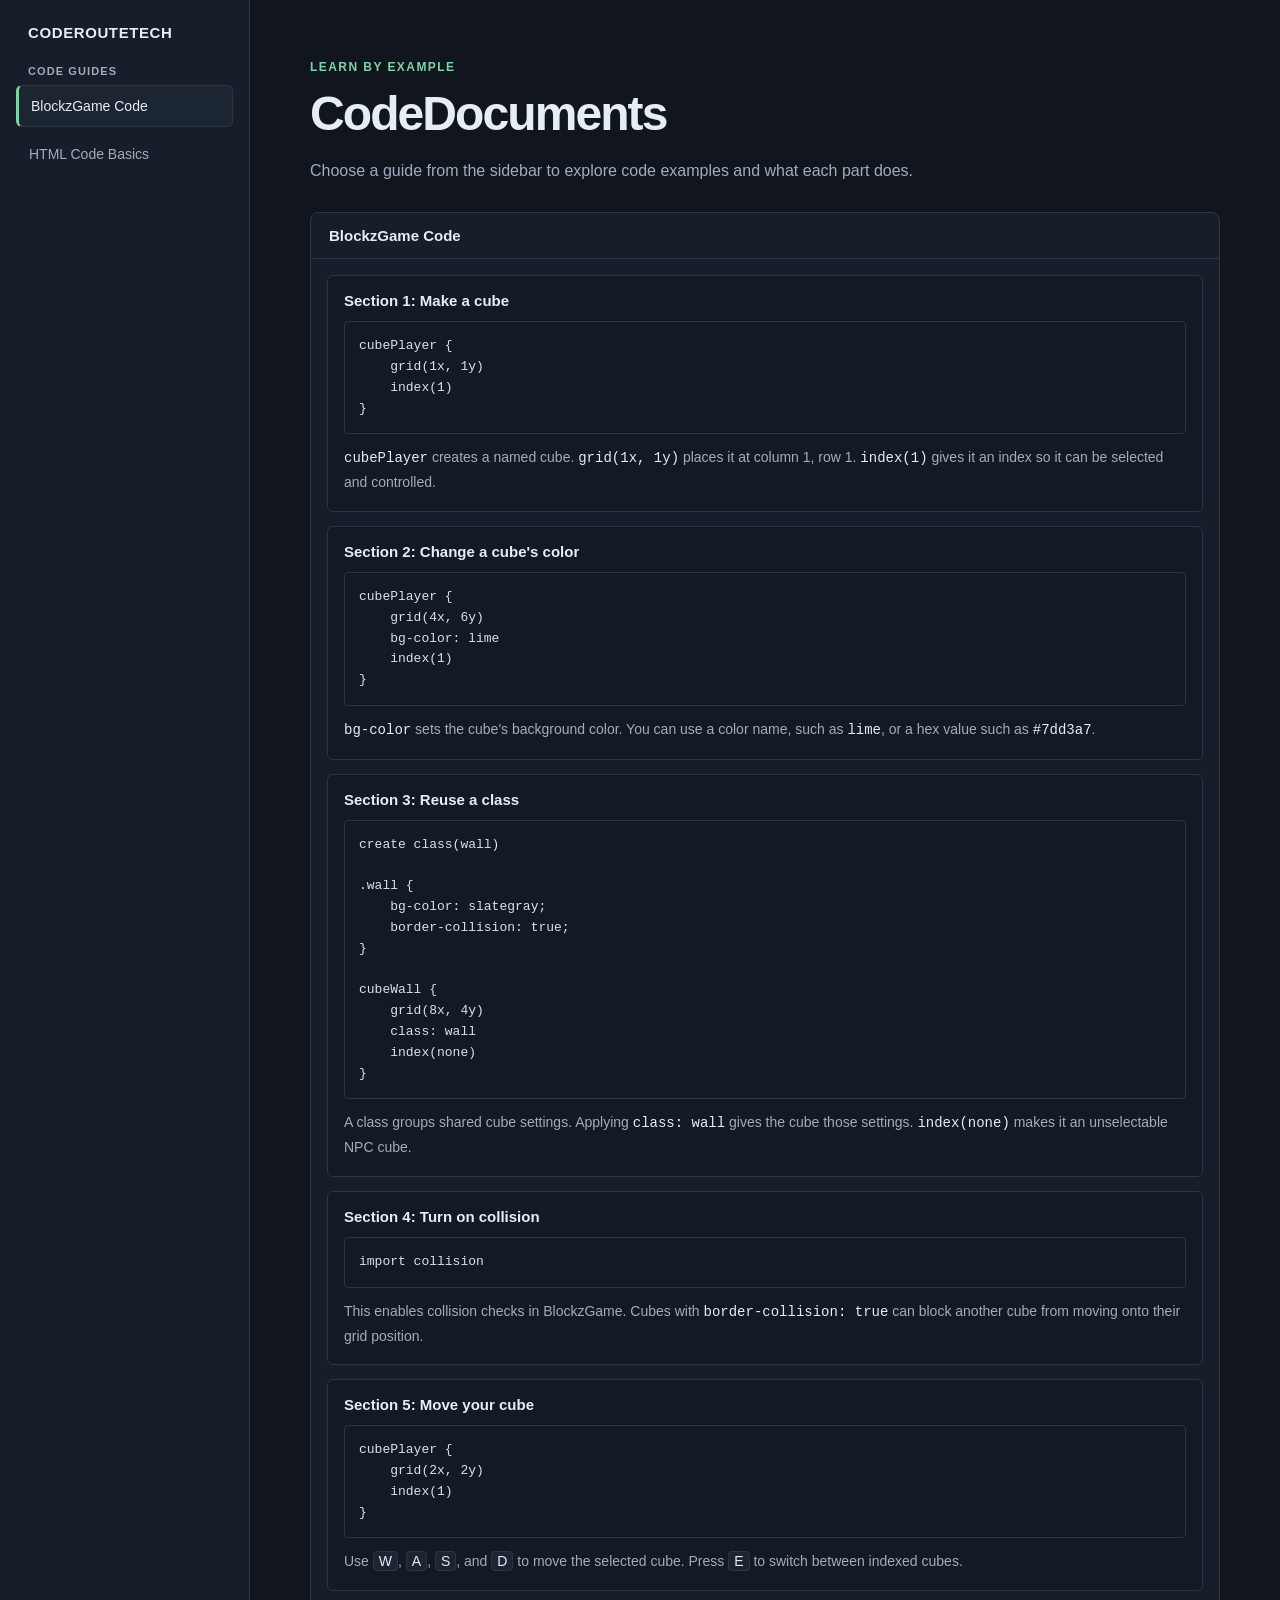
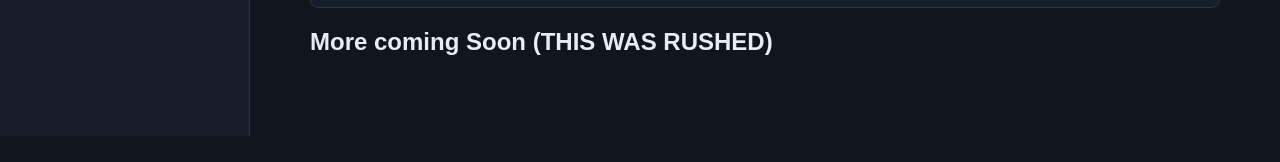
<file: codedocuments.html>
<!DOCTYPE html>
<html lang="en">
    <head>
        <title>CodeDocuments - CODEROUTETECH</title>
        <meta charset="UTF-8">
        <meta name="viewport" content="width=device-width, initial-scale=1.0">
        <meta name="description" content="Browse the source code for BlockzGame and the HTML editor.">
        <style>
            :root {
                color-scheme: dark;
                --background: #10151e;
                --panel: #171e29;
                --panel-raised: #1c2532;
                --border: #2b3645;
                --text: #e7edf5;
                --muted: #a0adbd;
                --accent: #7dd3a7;
                font-family: "Segoe UI", Arial, sans-serif;
            }

            * {
                box-sizing: border-box;
            }

            body {
                display: grid;
                min-width: 320px;
                min-height: 100vh;
                margin: 0;
                grid-template-columns: 250px minmax(0, 1fr);
                color: var(--text);
                background: var(--background);
            }

            .sidebar {
                display: flex;
                flex-direction: column;
                gap: 24px;
                padding: 24px 16px;
                border-right: 1px solid var(--border);
                background: var(--panel);
            }

            .brand {
                padding: 0 12px;
                color: var(--text);
                font-size: 15px;
                font-weight: 700;
                letter-spacing: 0.04em;
                text-decoration: none;
            }

            .nav-label {
                margin: 0 12px 8px;
                color: var(--muted);
                font-size: 11px;
                font-weight: 700;
                letter-spacing: 0.1em;
                text-transform: uppercase;
            }

            .nav-links {
                display: grid;
                gap: 6px;
            }

            .nav-links button {
                min-height: 42px;
                padding: 0 12px;
                border: 1px solid transparent;
                border-radius: 6px;
                color: var(--muted);
                background: transparent;
                font: inherit;
                font-size: 14px;
                text-align: left;
                cursor: pointer;
            }

            .nav-links button:hover,
            .nav-links button:focus-visible,
            .nav-links button[aria-pressed="true"] {
                border-color: var(--border);
                color: var(--text);
                background: var(--panel-raised);
                outline: none;
            }

            .nav-links button[aria-pressed="true"] {
                border-left: 3px solid var(--accent);
            }

            main {
                display: flex;
                width: min(100%, 1100px);
                min-width: 0;
                min-height: 100vh;
                flex-direction: column;
                margin: 0 auto;
                padding: clamp(28px, 5vw, 60px);
            }

            .eyebrow {
                margin: 0 0 12px;
                color: var(--accent);
                font-size: 12px;
                font-weight: 700;
                letter-spacing: 0.12em;
                text-transform: uppercase;
            }

            h1 {
                margin: 0;
                font-size: clamp(32px, 5vw, 48px);
                letter-spacing: -0.04em;
            }

            .intro {
                max-width: 700px;
                margin: 16px 0 28px;
                color: var(--muted);
                font-size: 16px;
                line-height: 1.7;
            }

            .code-panel {
                display: flex;
                min-width: 0;
                min-height: 300px;
                flex: 1;
                flex-direction: column;
                overflow: hidden;
                border: 1px solid var(--border);
                border-radius: 8px;
                background: var(--panel);
            }

            .code-panel[hidden] {
                display: none;
            }

            .code-panel h2 {
                margin: 0;
                padding: 14px 18px;
                border-bottom: 1px solid var(--border);
                font-size: 15px;
            }

            .lessons {
                display: grid;
                gap: 14px;
                padding: 16px;
                overflow: auto;
            }

            .lesson {
                padding: 16px;
                border: 1px solid var(--border);
                border-radius: 6px;
                background: #131a24;
            }

            .lesson h3 {
                margin: 0 0 12px;
                font-size: 15px;
            }

            .lesson pre {
                margin: 0 0 12px;
                padding: 14px;
                overflow-x: auto;
                border: 1px solid var(--border);
                border-radius: 4px;
                color: #d5e2ef;
                font: 13px/1.6 Consolas, "Courier New", monospace;
                tab-size: 4;
                white-space: pre;
            }

            .lesson p {
                margin: 0;
                color: var(--muted);
                font-size: 14px;
                line-height: 1.7;
            }

            .lesson p code {
                color: var(--text);
                font-family: Consolas, "Courier New", monospace;
            }

            kbd {
                padding: 1px 5px;
                border: 1px solid var(--border);
                border-radius: 4px;
                color: var(--text);
                background: var(--panel-raised);
                font: inherit;
            }

            @media (max-width: 640px) {
                body {
                    grid-template-columns: 1fr;
                    grid-template-rows: auto 1fr;
                }

                .sidebar {
                    gap: 18px;
                    padding: 16px;
                    border-right: 0;
                    border-bottom: 1px solid var(--border);
                }

                .nav-links {
                    grid-template-columns: repeat(2, minmax(0, 1fr));
                }

                .nav-links button {
                    text-align: center;
                }

                main {
                    min-height: 70vh;
                    padding: 32px 18px;
                }
            }
        </style>
    </head>
    <body>
        <aside class="sidebar">
            <a class="brand" href="codedocuments.html">CODEROUTETECH</a>
            <nav aria-label="Code documents">
                <p class="nav-label">Code guides</p>
                <div class="nav-links">
                    <button type="button" aria-controls="blockzgame-panel" aria-pressed="true">BlockzGame Code</button>
                    <button type="button" aria-controls="html-panel" aria-pressed="false">HTML Code Basics</button>
                </div>
            </nav>
        </aside>
        <main>
            <p class="eyebrow">Learn by example</p>
            <h1>CodeDocuments</h1>
            <p class="intro">Choose a guide from the sidebar to explore code examples and what each part does.</p>
            <section class="code-panel" id="blockzgame-panel" aria-labelledby="blockzgame-heading">
                <h2 id="blockzgame-heading">BlockzGame Code</h2>
                <div class="lessons">
                    <article class="lesson">
                        <h3>Section 1: Make a cube</h3>
                        <pre><code>cubePlayer {
    grid(1x, 1y)
    index(1)
}</code></pre>
                        <p><code>cubePlayer</code> creates a named cube. <code>grid(1x, 1y)</code> places it at column 1, row 1. <code>index(1)</code> gives it an index so it can be selected and controlled.</p>
                    </article>
                    <article class="lesson">
                        <h3>Section 2: Change a cube's color</h3>
                        <pre><code>cubePlayer {
    grid(4x, 6y)
    bg-color: lime
    index(1)
}</code></pre>
                        <p><code>bg-color</code> sets the cube's background color. You can use a color name, such as <code>lime</code>, or a hex value such as <code>#7dd3a7</code>.</p>
                    </article>
                    <article class="lesson">
                        <h3>Section 3: Reuse a class</h3>
                        <pre><code>create class(wall)

.wall {
    bg-color: slategray;
    border-collision: true;
}

cubeWall {
    grid(8x, 4y)
    class: wall
    index(none)
}</code></pre>
                        <p>A class groups shared cube settings. Applying <code>class: wall</code> gives the cube those settings. <code>index(none)</code> makes it an unselectable NPC cube.</p>
                    </article>
                    <article class="lesson">
                        <h3>Section 4: Turn on collision</h3>
                        <pre><code>import collision</code></pre>
                        <p>This enables collision checks in BlockzGame. Cubes with <code>border-collision: true</code> can block another cube from moving onto their grid position.</p>
                    </article>
                    <article class="lesson">
                        <h3>Section 5: Move your cube</h3>
                        <pre><code>cubePlayer {
    grid(2x, 2y)
    index(1)
}</code></pre>
                        <p>Use <kbd>W</kbd>, <kbd>A</kbd>, <kbd>S</kbd>, and <kbd>D</kbd> to move the selected cube. Press <kbd>E</kbd> to switch between indexed cubes.</p>
                    </article>
                </div>
            </section>
            <section class="code-panel" id="html-panel" aria-labelledby="html-heading" hidden>
                <h2 id="html-heading">HTML Code Basics</h2>
                <div class="lessons">
                    <article class="lesson">
                        <h3>Section 1: Basics</h3>
                        <pre><code>&lt;!DOCTYPE html&gt;</code></pre>
                        <p><code>&lt;!DOCTYPE html&gt;</code> tells the browser the document uses modern HTML. It belongs at the very beginning of an HTML page.</p>
                    </article>
                    <article class="lesson">
                        <h3>Section 2: The HTML page</h3>
                        <pre><code>&lt;html lang="en"&gt;
    &lt;head&gt;
        &lt;title&gt;My first page&lt;/title&gt;
    &lt;/head&gt;
    &lt;body&gt;
        Page content goes here.
    &lt;/body&gt;
&lt;/html&gt;</code></pre>
                        <p><code>&lt;html&gt;</code> wraps the page. The <code>&lt;head&gt;</code> contains page information, while the visible content goes inside <code>&lt;body&gt;</code>. The <code>lang</code> attribute identifies the page language.</p>
                    </article>
                    <article class="lesson">
                        <h3>Section 3: Headings and paragraphs</h3>
                        <pre><code>&lt;h1&gt;Welcome&lt;/h1&gt;
&lt;p&gt;This is a paragraph.&lt;/p&gt;</code></pre>
                        <p><code>&lt;h1&gt;</code> is the main heading. Use paragraph tags, <code>&lt;p&gt;</code>, for blocks of regular text.</p>
                    </article>
                    <article class="lesson">
                        <h3>Section 4: Links</h3>
                        <pre><code>&lt;a href="https://example.com"&gt;
    Visit Example
&lt;/a&gt;</code></pre>
                        <p>The <code>&lt;a&gt;</code> element creates a link. Its <code>href</code> attribute says where the link goes, and the text between the tags is clickable.</p>
                    </article>
                    <article class="lesson">
                        <h3>Section 5: Lists</h3>
                        <pre><code>&lt;ul&gt;
    &lt;li&gt;First item&lt;/li&gt;
    &lt;li&gt;Second item&lt;/li&gt;
&lt;/ul&gt;</code></pre>
                        <p><code>&lt;ul&gt;</code> makes a bulleted list, and each <code>&lt;li&gt;</code> is one list item.</p>
                    </article>
                </div>
            </section>
            <h2>More coming Soon (THIS WAS RUSHED)</h2>
        </main>
        <script>
            const codeButtons = document.querySelectorAll(".nav-links button");

            function showCode(button) {
                const panel = document.getElementById(button.getAttribute("aria-controls"));

                document.querySelectorAll(".code-panel").forEach(section => {
                    section.hidden = section !== panel;
                });
                codeButtons.forEach(item => {
                    item.setAttribute("aria-pressed", String(item === button));
                });
            }

            codeButtons.forEach(button => {
                button.addEventListener("click", () => showCode(button));
            });
            showCode(codeButtons[0]);
        </script>
    </body>
</html>
</file>
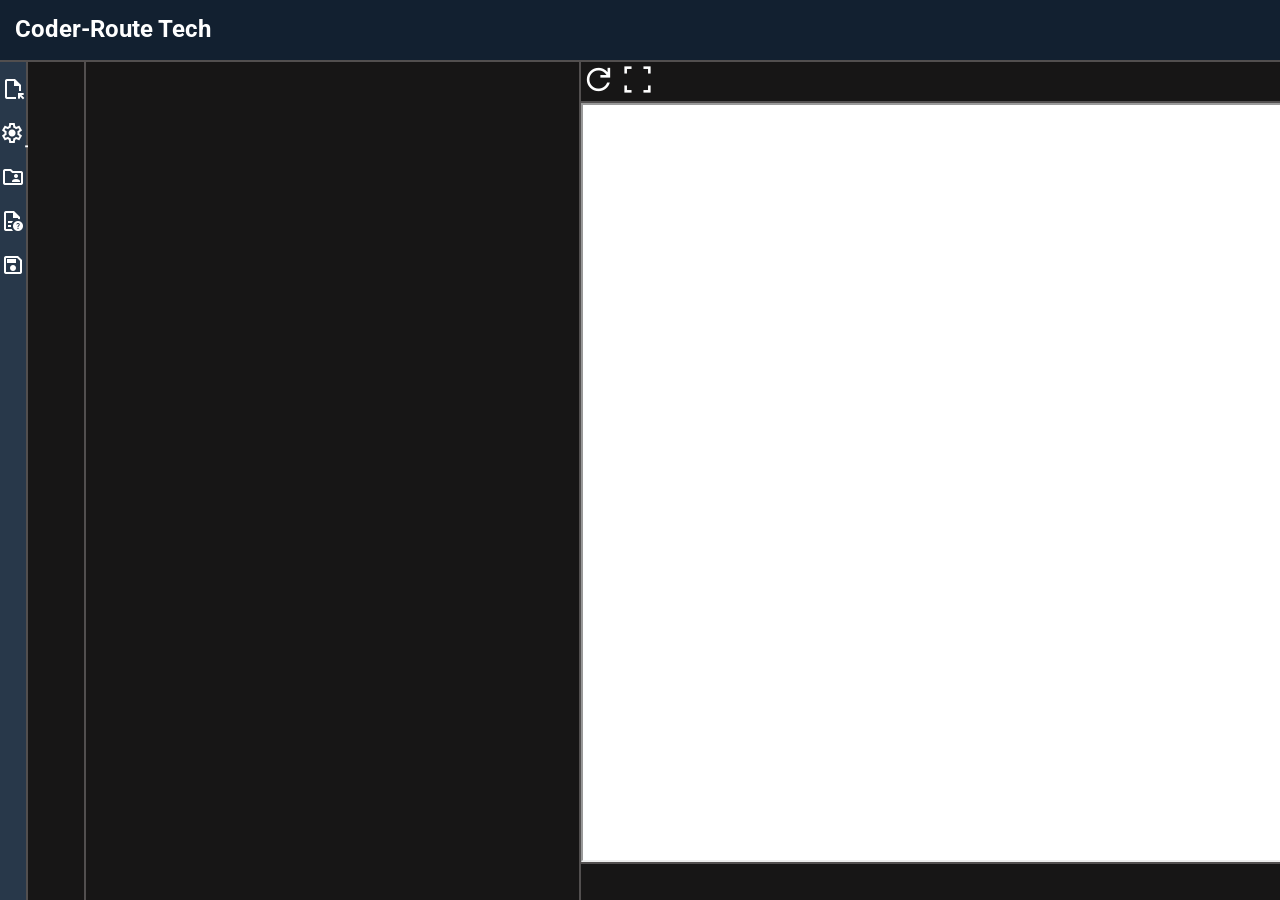
<file: coderoute.html>
<!DOCTYPE html>
<html dir="ltr" xml:lang="en" xmlns="http://www.w3.org/1999/xhtml">
    <head>
        <meta charset="UTF-8">
        <meta name="viewport" content="width=device-width, initial-scale=1.0">
        <link rel="preconnect" href="https://fonts.googleapis.com">
        <link rel="preconnect" href="https://fonts.gstatic.com" crossorigin>
        <link href="https://fonts.googleapis.com/css2?family=Roboto:ital,wght@0,100..900;1,100..900&family=Source+Code+Pro:ital,wght@0,200..900;1,200..900&family=Source+Sans+3:ital,wght@0,200..900;1,200..900&display=swap" rel="stylesheet">
        <link rel="stylesheet" href="https://fonts.googleapis.com/css2?family=Material+Symbols+Outlined"/>
        <script data-type="console/javascript">
            window.addEventListener("load", () => {
                const googleFonts = [...document.styleSheets].some(
                    sheet => sheet.href && sheet.href.includes("fonts.googleapis.com")
                );
                
                if (!googleFonts) {
                    console.error("GOOGLE EQUIPMENT FAILED TO LOAD: Google Fonts stylesheet not detected.");
                }
            });
        </script>
        <script data-type="console/javascript">
            window.addEventListener("load", () => {
                const googleFonts = [...document.styleSheets].some(
                    sheet => sheet.href && sheet.href.includes("fonts.googleapis.com")
                );
                
                if (googleFonts) {
                    console.log(
                        "GOOGLE EQUIPMENT LOADED: Google Font stylesheet detected & located. (MAIN USEAGE)"
                    );
                }
            });
        </script>
        <style id="-GOOGLE-EQUIPMENT-">
            .source-sans-3 {
                font-family: "Source Sans 3", sans-serif;
                font-style: normal;
            }
            
            .roboto {
                font-family: "Roboto", sans-serif;
                font-style: normal;
            }
            
            .source-code-pro {
                font-family: "Source Code Pro", monospace;
                font-style: normal;
            }
            
            .mso {
                font-family: 'Material Symbols Outlined';
                font-weight: normal;
                font-style: normal;
                font-size: 24px;
                line-height: 1;
                display: inline-block;
                -webkit-font-feature-settings: 'liga';
                -webkit-font-smoothing: antialiased;
            }
        </style>
        <style id="-MAIN-STYLE-">
            html, body {
                margin: 0;
                height: 100%;
                width: 100%;
                overflow: hidden;
            }
            
            :root {
                --armyBlack: #171616;
                --abacusDarkBlue: #28384a;
                --Midnight: #122030;
                --Space: #163150;
                --borderColor: #524F4F;
                --siteGrey: #beccd4;
                --char: #404040;
            }
            
            :root {
                --hoverArmyBlack: rgba(255, 255, 255, 0.08);
                --hoverAbacusDB: rgba(255, 255, 255, 0.06);
                --sourceCode: "Source Code Pro", monospace;
                --Roboto: "Roboto", sans-serif;
                --sourceSans: "Source Sans 3", sans-serif;
                --borderMain: 2px solid #524F4F;
            }
            
            .sider {
                display: flex; 
                flex-direction: row;
                align-items: center;
            }
            
            #maincontainer {
                width: 100%;
                height: 100%;
                display: flex;
                flex-direction: column;
            }
            
            #container {
                min-height: 0;
                flex: 1;
                display: flex;
                flex-direction: row;
            }
            
            #topbar {
                display: flex;
                flex-direction: row;
                font-family: var(--Roboto);
                font-style: normal;
                background-color: var(--Midnight);
                color: white;
                width: 100%;
                height: 60px;
                border-bottom: var(--borderMain);
            }
            
            #sidebar {
                width: 2%;
                height: 100%;
                background-color: var(--abacusDarkBlue);
                border-right: var(--borderMain);
            }
            
            #sidebar2 {
                background-color: var(--armyBlack);
                width: 8%;
                height: 100%;
                border-right: var(--borderMain);
            }
            
            #codepage {
                width: 70%;
                height: 100%;
                overflow-y: auto;
                overflow-x: auto;
                box-sizing: border-box;
                white-space: pre;
                outline: none;
                font-family: var(--sourceCode);
                background-color: var(--armyBlack);
                color: white;
            }
            
            .sidebutton {
                display: block;
                padding: 10px 0;
                width: 100%;
                cursor: pointer;
            }
            
            #minitopbar {
                width: 100%;
                height: 40px;
                background-color: var(--armyBlack);
                border-bottom: var(--borderMain);
            }
            
            #minibottombar {
                width: 100%;
                height: 40px;
                background-color: var(--armyBlack);
                border-top: var(--borderMain);
            }
            
            #outputted {
                width: 100%;
                height: 100%;
                outline: none;
            }
        </style>
        <style id="-EXTRA-STYLE-">
            h1, h2, h3, h4, h5, h6 {
                margin: 0;
            }
            
            #titletb {
                cursor: pointer;
            }
            
            .sidebutton:hover {
                background-color: var(--hoverAbacusDB);
            }
            
            .sidebutton.active {
                background-color: var(--hoverAbacusDB);
            }
            
            #refresh {
                color: white;
                cursor: pointer;
                font-size: 35px;
            }
            
            #create {
                color: white;
                cursor: pointer;
                font-size: 35px;
            }
        </style>
    </head>
    <body>
        <div id="maincontainer">
            <div id="topbar">
                <div style="padding-top: 15px; padding-left: 15px;">
                    <h2 id="titletb">Coder-Route Tech</h2>
                </div>
            </div>
            <div id="container">
                <div id="sidebar">
                    <div style="padding-top: 5px;"></div>
                    <div style="color: white; text-align: center;">
                        <h3 class="mso sidebutton">file_open</h3> <!-- Files -->
                        <h3 class="mso sidebutton">settings_screen</h3> <!-- Settings -->
                        <h3 class="mso sidebutton">folder_shared</h3> <!-- Collab -->
                        <h3 class="mso sidebutton">unknown_document</h3> <!-- Code Documents -->
                        <h3 class="mso sidebutton">save</h3> <!-- Saves -->
                    </div>
                </div>
                <div id="sidebar2">
                    
                </div>
                <!-- MAINS -->
                <div id="codepage" class="codetext" style="padding-top: 10px; padding-left: 10px;" contenteditable="true"></div>
                <div style="display: flex; flex-direction: column; width: 100%; height: 100%; overflow: visible; border-left: 2px solid #524F4F;">
                    <nav id="minitopbar">
                        <div class="mso" id="refresh" onclick="refresh()">
                            refresh
                        </div>
                        <div class="mso" id="create" onclick="create()">
                            fullscreen
                        </div>
                    </nav>
                    <iframe id="outputted"></iframe>
                    <nav id="minibottombar"></nav>
                </div>
            </div>
        </div>
        <script data-type="text/javascript">
            document.addEventListener("keydown", (event) => {
                if (event.key === "Tab") {
                    event.preventDefault();
                    const code = document.getElementById("codepage");
                    
                    const selection = window.getSelection();
                    const range = selection.getRangeAt(0);
                    
                    const tabNode = document.createTextNode("    "); // Create TAB
                    range.insertNode(tabNode);
                    
                    // Move cursor after inserted spaces
                    range.setStartAfter(tabNode);
                    range.setEndAfter(tabNode);
                    selection.removeAllRanges();
                    selection.addRange(range);
                }
            });
        </script>
        <script data-type="console/javascript">
            (() => {
                const now = new Date();
                console.log(`DOM loaded at: ${now.toLocaleTimeString()}`);
                console.warn("! MAKE SURE TO NOT CHANGE THE REAL CODE !")
                console.warn("If you can see this, and something is broken, reflect on your code! (:WARNING:)")
            })();
        </script>
        <script data-type="text/javascript">
            const editor = document.getElementById("codepage");
            
            editor.spellcheck = false;
            editor.setAttribute("autocorrect", "off");
            editor.setAttribute("autocapitalize", "off");
            editor.setAttribute("autocomplete", "off");
            
            window.addEventListener("load", () => {
                const savedCode = localStorage.getItem("codeline-code");
                
                if (savedCode) {
                    document.getElementById("codepage").textContent = savedCode;
                    
                    // Also show it in the preview immediately
                    document.getElementById("outputted").srcdoc = savedCode;
                }
            });
            
            // Save code
            function saveCode() {
                const code = document.getElementById("codepage").textContent;
                localStorage.setItem("codeline-code", code);
            }
            
            // Refresh preview
            function refresh() {
                const code = document.getElementById("codepage").textContent;
                
                document.getElementById("outputted").srcdoc = code;
                
                // Save whenever refresh is pressed
                localStorage.setItem("codeline-code", code);
            }
            
            // Auto-save while typing
            document.getElementById("codepage").addEventListener("input", () => {
                saveCode();
            });
            
            function create() {
                let code = document.getElementById("codepage").textContent;
                
                // If there's no title, add one
                if (!/<title[\s>]/i.test(code)) {
                    if (/<head>/i.test(code)) {
                        code = code.replace(
                            /<head>/i,
                            "<head><title>New Webpage</title>"
                        );
                    } else {
                        code =
                            "<!DOCTYPE html>" +
                            "<html>" +
                            "<head><title>New Webpage</title></head>" +
                            "<body>" +
                            code +
                            "</body></html>";
                        }
                    }
                    
                const win = window.open("", "_blank");
                    
                win.document.open();
                win.document.write(code);
                win.document.close();
            }
            
            document.getElementById("codepage")
                .addEventListener("paste", (event) => {
                
                const items = event.clipboardData.items;
                
                for (const item of items) {
                    if (item.type.startsWith("image/")) {
                        event.preventDefault();
                        console.warn("Image pasting disabled.");
                        return;
                    }
                }
            });
            
            document.getElementById("codepage")
            .addEventListener("paste", (event) => {
                
                event.preventDefault();
                
                const text = event.clipboardData.getData("text/plain");
                
                document.execCommand("insertText", false, text);
            });
        </script>
        <script data-type="text/javascript">
            document.querySelectorAll('.sidebutton').forEach(btn => {
                btn.addEventListener('click', () => {
                    // Remove active from all buttons
                    document.querySelectorAll('.sidebutton').forEach(b => b.classList.remove('active'));
                    
                    // Add active to the clicked one
                    btn.classList.add('active');
                });
            });
        </script>
    </body>
</html>
</file>
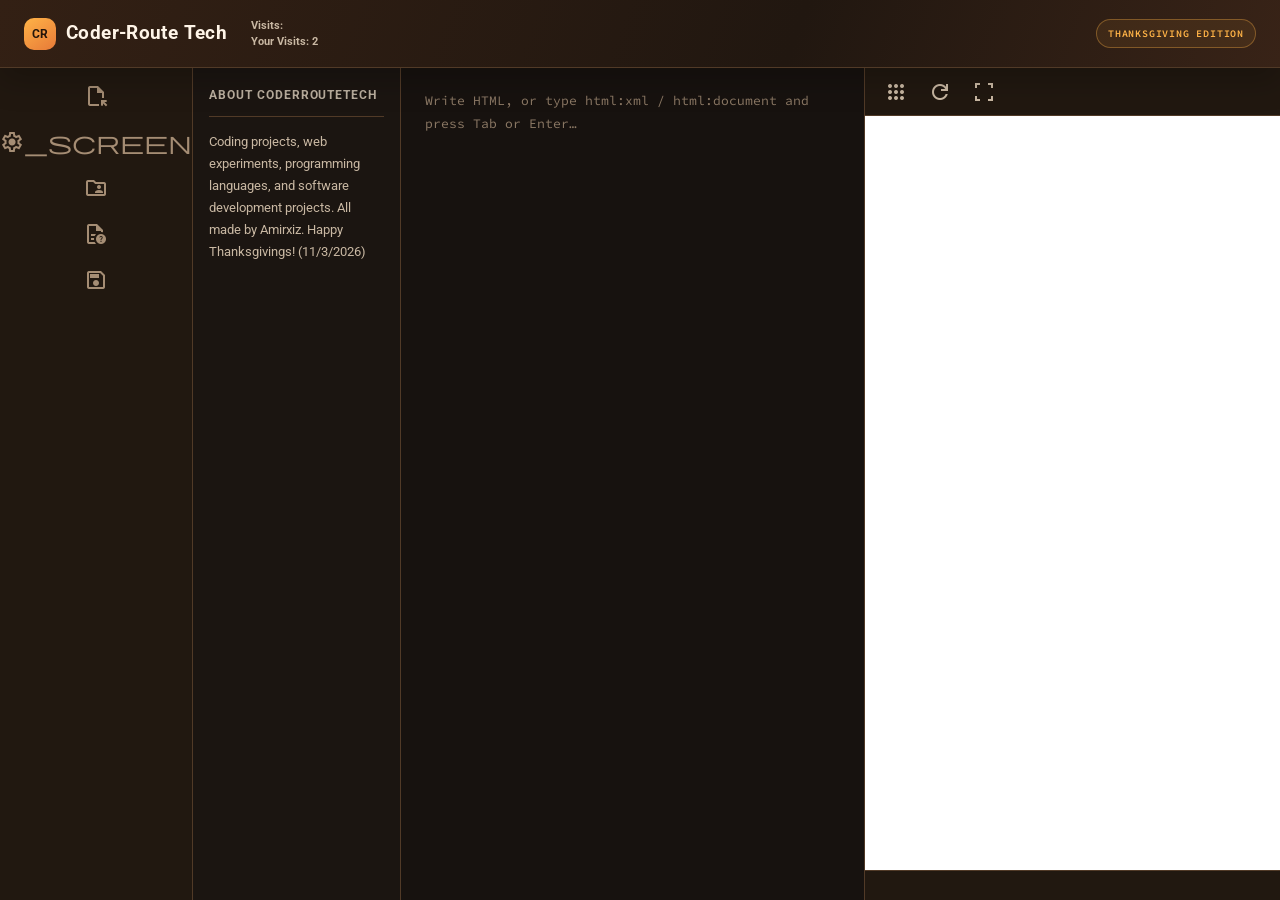
<file: indexTG.html>
<!DOCTYPE html>
<html dir="ltr" xml:lang="en" xmlns="http://www.w3.org/1999/xhtml">
    <head>
        <title>CoderRouteTech Learning</title>
        <meta charset="UTF-8">
        <meta name="viewport" content="width=device-width, initial-scale=1.0">
        <meta name="description" content="CoderRouteTech Learning offers coding tutorials, web development projects, interactive games, JavaScript experiments, and programming resources created by Amirxiz.">
        <meta name="google-site-verification" content="lsY9mlUOcJiuDirQcSem_vXa7G1sRjkUNrOsefvBnn8" />
        <meta name="msvalidate.01" content="4CF09523E14E17E84CCEE26C70B40637" />
        <link rel="preconnect" href="https://fonts.googleapis.com">
        <link rel="preconnect" href="https://fonts.gstatic.com" crossorigin>
        <link href="https://fonts.googleapis.com/css2?family=Roboto:ital,wght@0,100..900;1,100..900&family=Source+Code+Pro:ital,wght@0,200..900;1,200..900&family=Source+Sans+3:ital,wght@0,200..900;1,200..900&display=swap" rel="stylesheet">
        <link rel="stylesheet" href="https://fonts.googleapis.com/css2?family=Material+Symbols+Outlined"/>
        <link rel="icon" type="image/png" href="mainlogo.png">
        <script data-type="console/javascript">
            window.addEventListener("load", () => {
                const googleFonts = [...document.styleSheets].some(
                    sheet => sheet.href && sheet.href.includes("fonts.googleapis.com")
                );
                
                if (!googleFonts) {
                    console.error("GOOGLE EQUIPMENT FAILED TO LOAD: Google Fonts stylesheet not detected.");
                }
            });
        </script>
        <script data-type="console/javascript">
            window.addEventListener("load", () => {
                const googleFonts = [...document.styleSheets].some(
                    sheet => sheet.href && sheet.href.includes("fonts.googleapis.com")
                );
                
                if (googleFonts) {
                    console.log(
                        "GOOGLE EQUIPMENT LOADED: Google Font stylesheet detected & located. (MAIN USEAGE)"
                    );
                }
            });
        </script>
        <style id="-GOOGLE-EQUIPMENT-">
            .source-sans-3 {
                font-family: "Source Sans 3", sans-serif;
                font-style: normal;
            }
            
            .roboto {
                font-family: "Roboto", sans-serif;
                font-style: normal;
            }
            
            .source-code-pro {
                font-family: "Source Code Pro", monospace;
                font-style: normal;
            }
            
            .mso {
                font-family: 'Material Symbols Outlined';
                font-weight: normal;
                font-style: normal;
                font-size: 24px;
                line-height: 1;
                display: inline-block;
                -webkit-font-feature-settings: 'liga';
                -webkit-font-smoothing: antialiased;
            }
        </style>
        <style id="-MAIN-STYLE-">
            :root {
                color-scheme: dark;
                --armyBlack: #17120f;
                --abacusDarkBlue: #261b14;
                --Midnight: #211710;
                --Space: #302116;
                --borderColor: #513a27;
                --siteGrey: #c9b8a3;
                --char: #65503e;
                --accent: #ffb347;
                --accentBlue: #d97736;
                --hoverArmyBlack: rgba(217, 119, 54, 0.14);
                --hoverAbacusDB: rgba(255, 179, 71, 0.12);
                --sourceCode: "Source Code Pro", monospace;
                --Roboto: "Roboto", sans-serif;
                --sourceSans: "Source Sans 3", sans-serif;
                --borderMain: 1px solid var(--borderColor);
                --shadow: 0 12px 32px rgba(0, 0, 0, 0.22);
            }

            * {
                box-sizing: border-box;
            }

            html, body {
                width: 100%;
                height: 100%;
                margin: 0;
            }

            body {
                overflow: hidden;
                background: var(--armyBlack);
                color: #fff5e8;
                font-family: var(--sourceSans);
            }

            .sider {
                display: flex;
                flex-direction: row;
                align-items: center;
            }

            #maincontainer {
                width: 100%;
                height: 100%;
                display: flex;
                flex-direction: column;
            }

            #container {
                min-height: 0;
                flex: 1;
                display: flex;
                flex-direction: row;
                background: var(--armyBlack);
            }

            #topbar {
                display: flex;
                flex-direction: row;
                align-items: center;
                gap: 24px;
                font-family: var(--Roboto);
                font-style: normal;
                background-color: var(--Midnight);
                background-image: linear-gradient(110deg, #332014, #211710 62%, #382317);
                color: #fff5e8;
                flex: 0 0 68px;
                width: 100%;
                border-bottom: var(--borderMain);
                padding: 0 24px;
                box-shadow: var(--shadow);
                z-index: 1;
            }

            #topbar > div {
                padding: 0 !important;
            }

            #topbar > div:first-child h2 {
                font-size: 19px;
                font-weight: 700;
                letter-spacing: 0.02em;
            }

            #topbar > div:first-child h2::before {
                content: "CR";
                display: inline-grid;
                place-items: center;
                width: 32px;
                height: 32px;
                margin-right: 10px;
                border-radius: 10px;
                background: linear-gradient(145deg, var(--accent), #e77a38);
                color: #24150b;
                font-family: var(--Roboto);
                font-size: 12px;
                vertical-align: middle;
            }

            #topbar > div:nth-child(2) {
                display: flex;
                flex-direction: column;
                gap: 2px;
                color: var(--siteGrey);
                font-size: 11px;
                line-height: 1.25;
            }

            .seasonal-label {
                margin-left: auto;
                padding: 7px 11px;
                border: 1px solid rgba(255, 179, 71, 0.34);
                border-radius: 999px;
                color: var(--accent);
                background: rgba(255, 179, 71, 0.08);
                font-family: var(--sourceCode);
                font-size: 10px;
                font-weight: 600;
                letter-spacing: 0.08em;
                white-space: nowrap;
            }

            #sidebar {
                flex: 0 0 58px;
                height: 100%;
                background: #211810;
                border-right: var(--borderMain);
            }

            #sidebar2 {
                flex: 0 0 208px;
                height: 100%;
                padding: 20px 16px;
                background: #1b1511;
                border-right: var(--borderMain);
                color: var(--siteGrey);
                font-family: var(--Roboto);
            }

            #sidebar2 h4 {
                color: #fff1dc;
                font-size: 12px !important;
                font-weight: 700;
                letter-spacing: 0.08em;
                text-align: left !important;
                text-transform: uppercase;
            }

            #sidebar2 hr {
                border: 0;
                border-top: 1px solid var(--borderColor);
                margin: 14px 0;
            }

            #sidebar2 footer {
                font-size: 13px !important;
                line-height: 1.7;
                opacity: 1 !important;
                text-align: left !important;
            }

            #codepage {
                flex: 1 1 0;
                min-width: 0;
                height: 100%;
                overflow: auto;
                padding: 22px 24px !important;
                resize: none;
                border: 0;
                white-space: pre-wrap;
                overflow-wrap: anywhere;
                outline: none;
                font-family: var(--sourceCode);
                font-size: 13px;
                line-height: 1.75;
                tab-size: 4;
                background: #17120f;
                color: #f5e7d5;
                caret-color: var(--accent);
            }

            #codepage:focus {
                box-shadow: inset 0 0 0 1px rgba(255, 179, 71, 0.22);
            }

            #codepage::placeholder {
                color: #8c7965;
                opacity: 1;
            }

            #container > div[style*="display: flex"] {
                flex: 1 1 0;
                min-width: 0;
                height: 100% !important;
                overflow: hidden !important;
                border-left: var(--borderMain) !important;
                background: #f8fafc;
            }

            .sidebutton {
                display: block;
                padding: 11px 0;
                width: 100%;
                cursor: pointer;
                user-select: none;
                color: #a58d74;
                transition: color 140ms ease, background-color 140ms ease;
            }

            #minitopbar {
                width: 100%;
                flex: 0 0 48px;
                display: flex;
                align-items: center;
                gap: 6px;
                padding: 0 12px;
                background: #211810;
                border-bottom: var(--borderMain);
                user-select: none;
            }

            #minibottombar {
                width: 100%;
                flex: 0 0 30px;
                background: #211810;
                border-top: var(--borderMain);
            }

            #outputted {
                display: block;
                width: 100%;
                flex: 1 1 auto;
                min-height: 0;
                outline: none;
                border: 0;
                background: #fff;
            }

            @media (max-width: 900px) {
                #sidebar2 {
                    flex-basis: 170px;
                }
            }

            @media (max-width: 680px) {
                body {
                    overflow: auto;
                }

                #maincontainer {
                    min-height: 100%;
                    height: auto;
                }

                #topbar {
                    flex-basis: 62px;
                    gap: 14px;
                    padding: 0 14px;
                }

                .seasonal-label {
                    display: none;
                }

                #topbar > div:first-child h2 {
                    font-size: 16px;
                }

                #sidebar {
                    flex-basis: 48px;
                    height: auto;
                }

                #sidebar2 {
                    flex: 1 1 calc(100% - 48px);
                    height: auto;
                    padding: 13px 14px;
                    border-right: 0;
                }

                #sidebar2 hr {
                    margin: 8px 0;
                }

                #sidebar2 footer {
                    line-height: 1.45;
                }

                #container {
                    flex-wrap: wrap;
                    align-content: flex-start;
                    overflow: visible;
                }

                #codepage,
                #container > div[style*="display: flex"] {
                    flex: 0 0 100%;
                    width: 100%;
                    height: 45vh !important;
                    min-height: 280px;
                }

                #codepage {
                    border-top: var(--borderMain);
                    padding: 16px !important;
                }

                #container > div[style*="display: flex"] {
                    border-left: 0 !important;
                    border-top: var(--borderMain);
                }
            }
        </style>
        <style id="-EXTRA-STYLE-">
            h1, h2, h3, h4, h5, h6 {
                margin: 0;
            }
            
            #titletb {
                cursor: pointer;
            }

            .sidebutton:hover {
                background-color: var(--hoverAbacusDB);
                color: var(--accent);
            }

            .sidebutton.active {
                background-color: var(--hoverAbacusDB);
                color: var(--accent);
            }

            #refresh {
                color: var(--siteGrey);
                cursor: pointer;
                font-size: 24px;
                padding: 7px;
                border-radius: 8px;
            }

            #create {
                color: var(--siteGrey);
                cursor: pointer;
                font-size: 24px;
                padding: 7px;
                border-radius: 8px;
            }

            #mainmenubtn {
                color: var(--siteGrey);
                cursor: pointer;
                font-size: 24px;
                padding: 7px;
                border-radius: 8px;
            }

            #refresh:hover,
            #create:hover,
            #mainmenubtn:hover {
                color: var(--accent);
                background: var(--hoverAbacusDB);
            }

            #refresh:focus-visible,
            #create:focus-visible,
            #mainmenubtn:focus-visible,
            .sidebutton:focus-visible {
                outline: 2px solid var(--accent);
                outline-offset: 2px;
            }
        </style>
    </head>
    <body>
        <div id="maincontainer">
            <div id="topbar">
                <div style="padding-top: 15px; padding-left: 15px;">
                    <h2 id="titletb" aria-hidden="true">Coder-Route Tech</h2>
                    
                </div>
                <div style="padding-top: 15px; padding-left: 15px;">
                    <h4 id="visits" aria-hidden="true">Visits:</h4>
                    <h4 id="personalvisits" aria-hidden="true">Your Visits:</h4>
                </div>
                <span class="seasonal-label">THANKSGIVING EDITION</span>
            </div>
            <div id="container">
                <div id="sidebar">
                    <div style="padding-top: 5px;"></div>
                    <div style="color: white; text-align: center;">
                        <h3 class="mso sidebutton" aria-hidden="true">file_open</h3> <!-- Files -->
                        <h3 class="mso sidebutton" aria-hidden="true">settings_screen</h3> <!-- Settings -->
                        <h3 class="mso sidebutton" aria-hidden="true">folder_shared</h3> <!-- Collab -->
                        <h3 class="mso sidebutton" aria-hidden="true" id="codedocsbtn">unknown_document</h3> <!-- Code Documents -->
                        <h3 class="mso sidebutton" aria-hidden="true">save</h3> <!-- Saves -->
                    </div>
                </div>
                <div id="sidebar2">
                    <h4 style="font-size: 12px; opacity: 0.7; text-align: center;">About CoderRouteTech</h4>
                    <hr>
                    <footer style="font-size: 12px; opacity: 0.7; text-align: center;">
                        Coding projects, web experiments,
                        programming languages, and software
                        development projects. All made by Amirxiz.
                        Happy Thanksgivings! (11/3/2026)
                    </footer>
                </div>
                <!-- MAINS -->
                <textarea id="codepage" class="codetext" aria-label="HTML code editor" placeholder="Write HTML, or type html:xml / html:document and press Tab or Enter…" autocapitalize="off" autocomplete="off" autocorrect="off" spellcheck="false"></textarea>
                <div style="display: flex; flex-direction: column; width: 100%; height: 100%; overflow: visible; border-left: 2px solid var(--borderColor);">
                    <nav id="minitopbar">
                        <div class="mso" id="mainmenubtn" onclick="window.location.href='mainmenuTG.html'">apps</div>
                        <div class="mso" id="refresh" onclick="refresh()">
                            refresh
                        </div>
                        <div class="mso" id="create" onclick="create()">
                            fullscreen
                        </div>
                    </nav>
                    <iframe id="outputted"></iframe>
                    <nav id="minibottombar"></nav>
                </div>
            </div>
        </div>
        <script>
            document.getElementById("codedocsbtn").addEventListener("click", function() {
                window.open("codedocuments.html", "_blank"); // Opens in new tab
            });
        </script>
        <script data-type="text/javascript">
            const codeEditor = document.getElementById("codepage");
            const closingBodyTag = "<" + "/body>";
            const htmlAbbreviations = {
                "html:xml": '<html xmlns="http://www.w3.org/1999/xhtml"></html>',
                "html:document": [
                    "<html>",
                    "    <head>",
                    "        <title>Document</title>",
                    "        <style>",
                    "            body {",
                    "                font-family: Verdana;",
                    "            }",
                    "        </style>",
                    "    </head>",
                    "    <body>",
                    "        <h1>Hello, World!</h1>",
                    "    " + closingBodyTag,
                    "</html>"
                ].join("\n")
            };
            const voidElements = new Set([
                "area", "base", "br", "col", "embed", "hr", "img", "input",
                "link", "meta", "param", "source", "track", "wbr"
            ]);

            function closeTagAfterInsertion(insertedText) {
                if (!insertedText || !insertedText.endsWith(">")) {
                    return;
                }

                const caret = codeEditor.selectionStart;
                if (caret !== codeEditor.selectionEnd) {
                    return;
                }

                const textBeforeCaret = codeEditor.value.slice(0, caret);
                const completedClosingTag = textBeforeCaret.match(/<\/([a-z][a-z0-9:-]*)>$/i);
                if (completedClosingTag) {
                    const existingClosingTag = `</${completedClosingTag[1]}>`;
                    if (codeEditor.value.slice(caret, caret + existingClosingTag.length).toLowerCase() === existingClosingTag.toLowerCase()) {
                        const nextCaret = caret - completedClosingTag[0].length + existingClosingTag.length;
                        codeEditor.setRangeText("", caret - completedClosingTag[0].length, caret, "preserve");
                        codeEditor.setSelectionRange(nextCaret, nextCaret);
                        return;
                    }
                }

                const openingTag = textBeforeCaret.match(/<([a-z][a-z0-9:-]*)(?:\s[^<>]*)?>$/i);
                if (!openingTag || voidElements.has(openingTag[1].toLowerCase())) {
                    return;
                }

                const closingTag = `</${openingTag[1]}>`;
                if (codeEditor.value.slice(caret, caret + closingTag.length).toLowerCase() === closingTag.toLowerCase()) {
                    return;
                }

                codeEditor.setRangeText(closingTag, caret, caret, "end");
                codeEditor.setSelectionRange(caret, caret);
            }

            function expandHtmlAbbreviation() {
                if (codeEditor.selectionStart !== codeEditor.selectionEnd) {
                    return false;
                }

                const textBeforeCaret = codeEditor.value.slice(0, codeEditor.selectionStart);
                const abbreviation = textBeforeCaret.match(/(^|[\s>])(html:(?:xml|document))$/i);
                if (!abbreviation) {
                    return false;
                }

                const abbreviationStart = codeEditor.selectionStart - abbreviation[2].length;
                const expansion = htmlAbbreviations[abbreviation[2].toLowerCase()];
                codeEditor.setRangeText(expansion, abbreviationStart, codeEditor.selectionEnd, "end");
                codeEditor.dispatchEvent(new Event("input", { bubbles: true }));
                return true;
            }

            codeEditor.addEventListener("keydown", (event) => {
                if (event.key === "Enter" && expandHtmlAbbreviation()) {
                    event.preventDefault();
                    return;
                }

                if (event.key === "Tab" && !event.shiftKey) {
                    event.preventDefault();
                    if (expandHtmlAbbreviation()) {
                        return;
                    }

                    codeEditor.setRangeText(
                        "    ",
                        codeEditor.selectionStart,
                        codeEditor.selectionEnd,
                        "end"
                    );
                    codeEditor.dispatchEvent(new Event("input", { bubbles: true }));
                    return;
                }
            });
        </script>
        <script data-type="console/javascript">
            (() => {
                const now = new Date();
                console.log(`DOM loaded at: ${now.toLocaleTimeString()}`);
                console.warn("! MAKE SURE TO NOT CHANGE THE REAL CODE !")
                console.warn("If you can see this, and something is broken, reflect on your code! (:WARNING:)")
            })();
        </script>
        <script data-type="text/javascript">
            const editor = document.getElementById("codepage");

            function getPageSource(code) {
                if (/<title(?:\s|>)/i.test(code)) {
                    return code;
                }

                if (/<head(?:\s[^>]*)?>/i.test(code)) {
                    return code.replace(
                        /<head(?:\s[^>]*)?>/i,
                        (headTag) => `${headTag}<title>New Webpage</title>`
                    );
                }

                if (/<html(?:\s[^>]*)?>/i.test(code)) {
                    return code.replace(
                        /<html(?:\s[^>]*)?>/i,
                        (htmlTag) => `${htmlTag}<head><title>New Webpage</title></head>`
                    );
                }

                return `<!DOCTYPE html><html><head><title>New Webpage</title></head><body>${code}${closingBodyTag}</html>`;
            }

            function saveCode() {
                const code = editor.value;
                localStorage.setItem("codeline-code", code);
            }

            function refresh() {
                const code = editor.value;
                document.getElementById("outputted").srcdoc = getPageSource(code);
                saveCode();
            }

            window.addEventListener("load", () => {
                const savedCode = localStorage.getItem("codeline-code");
                if (savedCode !== null) {
                    editor.value = savedCode;
                    refresh();
                }
            });

            editor.addEventListener("input", (event) => {
                closeTagAfterInsertion(event.data);
                saveCode();
                document.getElementById("outputted").srcdoc = getPageSource(editor.value);
            });

            function create() {
                const win = window.open("about:blank", "_blank");
                if (!win) {
                    window.alert("The new tab was blocked. Allow pop-ups for this page, then try again.");
                    return;
                }

                const code = getPageSource(editor.value);
                win.document.open();
                win.document.write(code);
                win.document.close();
            }

            editor.addEventListener("paste", (event) => {
                const items = event.clipboardData?.items ?? [];
                if ([...items].some((item) => item.type.startsWith("image/"))) {
                    event.preventDefault();
                    console.warn("Image pasting disabled.");
                    return;
                }

                event.preventDefault();
                const text = event.clipboardData.getData("text/plain");
                editor.setRangeText(text, editor.selectionStart, editor.selectionEnd, "end");
                editor.dispatchEvent(new InputEvent("input", {
                    bubbles: true,
                    inputType: "insertFromPaste",
                    data: text
                }));
            });
        </script>
        <script data-type="text/javascript">
            document.querySelectorAll('.sidebutton').forEach(btn => {
                btn.addEventListener('click', () => {
                    // Remove active from all buttons
                    document.querySelectorAll('.sidebutton').forEach(b => b.classList.remove('active'));
                    
                    // Add active to the clicked one
                    btn.classList.add('active');
                });
            });
        </script>
        <script data-type="text/javascript">
            let personalVisits = Number(localStorage.getItem("personal-visits")) || 0;
                
            personalVisits++;
                
            localStorage.setItem("personal-visits", personalVisits);
                
            document.getElementById("personalvisits").textContent =
                `Your Visits: ${personalVisits}`;
        </script>
        <script>
            (() => {
                console.warn("More Updates Coming Soon! (10/18/2026)");
            })();
        </script>
    </body>
</html>
</file>
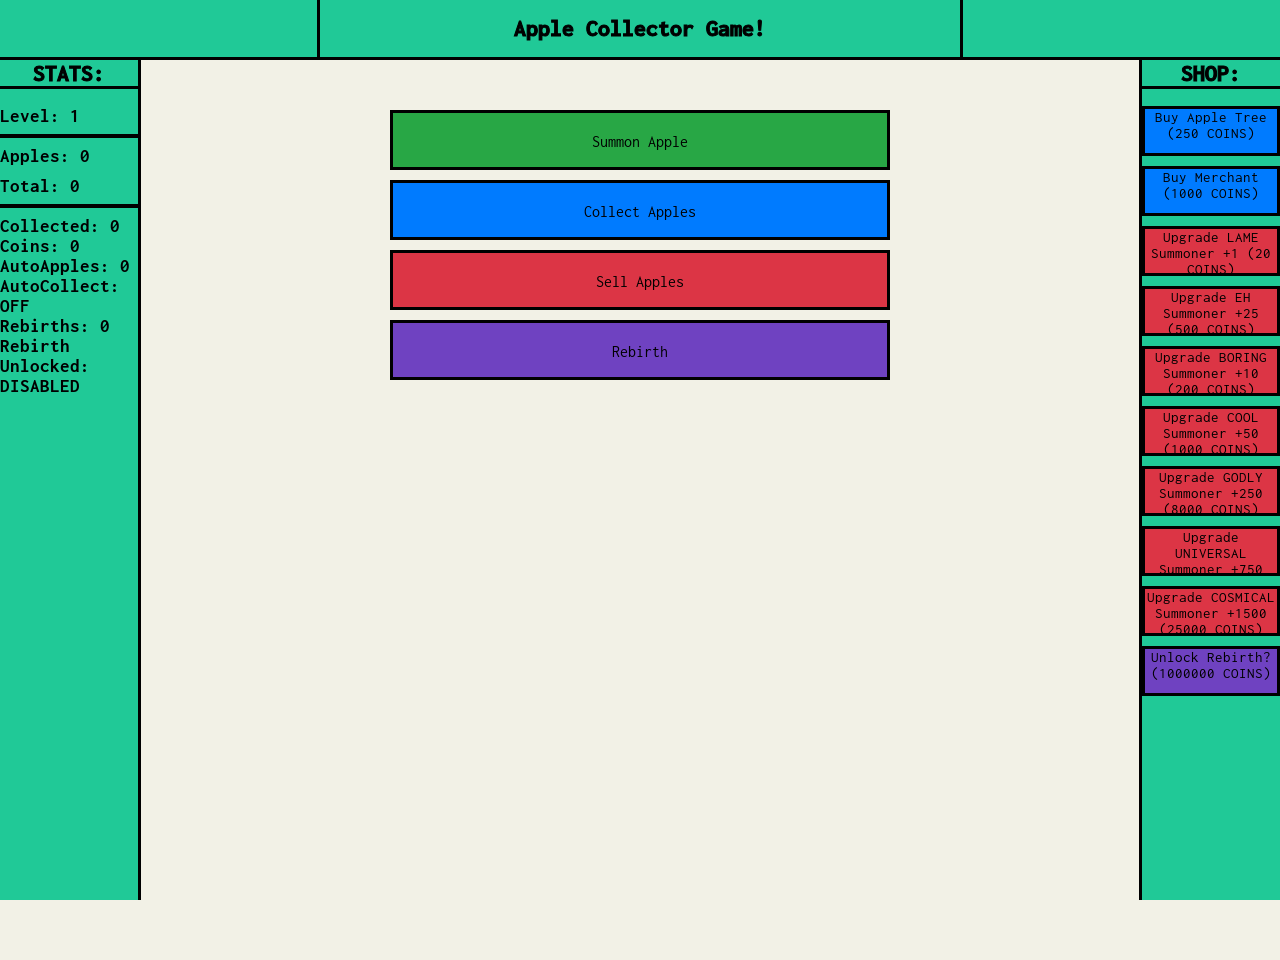
<file: legacyapple.html>
<!DOCTYPE html>
<html dir="ltr" xml:lang="en" xmlns="http://www.w3.org/1999/xhtml">
    <!-- GAME MADE IN JS FOR USERS TO CHANGE CODE IF WANTED! (also because I cant afford a server :,( k bye ) -->
    <head>
        <title>Game CoderRT</title>
        <meta charset="UTF-8">
        <meta name="viewport" content="width=device-width, initial-scale=1.0">
        <style>h1, h2, h3, h4 , h5, h6 { margin: 0 !important; } </style>
        <link rel="stylesheet" href="othermain.css">
        <link rel="icon" type="image/png" href="mainlogo.png">
        <link rel="preconnect" href="https://fonts.googleapis.com">
        <link rel="preconnect" href="https://fonts.gstatic.com" crossorigin>
        <link href="https://fonts.googleapis.com/css2?family=Inconsolata:wght@200..900&family=Roboto:ital,wght@0,100..900;1,100..900&family=Source+Code+Pro:ital,wght@0,200..900;1,200..900&family=Source+Sans+3:ital,wght@0,200..900;1,200..900&family=Ubuntu:ital,wght@0,300;0,400;0,500;0,700;1,300;1,400;1,500;1,700&display=swap" rel="stylesheet">
        <link rel="stylesheet" href="https://fonts.googleapis.com/css2?family=Material+Symbols+Outlined"/>
        <script class="jsloaded"> window.onload = function() { console.log("DOM loaded") }; </script>
        <style> #sidebar { width: 180px; height: 100vh; background-color: var(--teal); border-right: 3px solid black; } .title { color: black; border-bottom: 3px solid black; -webkit-text-stroke: black 1px; font-family: Inconsolata, monospace; font-weight: bold; } </style>
        <style>
            #mainview {
                width: 100%;
                height: 100%;
            }
            
            .button {
                width: 500px;
                text-align: center;
                align-items: center;
                overflow: hidden;
                background-color: var(--blue);
                height: 60px;
                padding-top: 20px;
                cursor: pointer;
                border: 3px solid black;
                user-select: none;
            }
            
            .button:active {
                transform: scale(0.98);
            }
            
            #shopviewbar {
                width: 180px;
                height: 100vh;
                background-color: var(--teal);
                border-left: 3px solid black;
            }
        </style>
    </head>
    <body style="background-color: var(--cloudwhite;)">
        <style> #maintitle { width: 50%; height: 60px; background-color: var(--teal); color: black; border-bottom: 3px solid black; -webkit-text-stroke: black 1px; font-family: Inconsolata, monospace; text-align: center; font-weight: bold; overflow: hidden; padding-top: 15px; } </style>
        <style>[data-visible = false] { visibility: hidden; }</style>
        <div style="display: flex; flex-direction: column; height: inherit; width: inherit;">
            <div style="display: flex; flex-direction: row; height: inherit; width: inherit;">
                <div style="width: 25%; background-color: var(--teal); height: 60px; border-bottom: 3px solid black; border-right: 3px solid black;"></div>
                <div id="maintitle">
                    <h2 style="user-select: none;">Apple Collector Game!</h2>
                </div>
                <div style="width: 25%; background-color: var(--teal); height: 60px; border-bottom: 3px solid black; border-left: 3px solid black;"></div>
            </div>
            <div style="display: flex; flex-direction: row; height: inherit; width: inherit;">
                <div id="sidebar">
                    <h2 class="title" style="text-align: center; user-select: none;">STATS:</h2>
                    <br>
                    <h3 id="levels">Level: 1</h3>
                    <hr>
                    <h3 id="apples">Apples: {apples}</h3>
                    <div data-visible="false" style="height: 10px;"></div>
                    <h3 id="totalapples">Total: {applestotal}</h3>
                    <hr>
                    <h3 id="collectedapples">Collected: 0</h3>
                    <h3 id="coins">Coins: 0</h3>
                    <h3 id="autoapples">AutoApples: 0</h3>
                    <h3 id="autocollect">AutoCollect: OFF</h3>
                    <h3 id="rebirths">Rebirths: 0</h3>
                    <h3 id="rebirthunlocked">Rebirth Unlocked: DISABLED</h3>
                </div>
                <div id="mainview">
                    
                    <style>#padder {display: flex; flex-direction: column; text-align: Center; align-items: center; justify-content: center; padding-top: 50px;}</style>
                    <div id="padder">
                        <div class="button" style="background-color: var(--green) !important;" id="summonApple">Summon Apple</div>
                        <div data-visible="false" style="height: 10px;"></div>
                        <div class="button" id="collectApple">Collect Apples</div>
                        <div data-visible="false" style="height: 10px;"></div>
                        <div class="button" style="background-color: var(--red) !important;" id="sellApple">Sell Apples</div>
                        <div data-visible="false" style="height: 10px;"></div>
                        <div class="button" style="background-color: var(--purple) !important;" id="rebirthButton">Rebirth</div>
                    </div>
                </div>
                <div id="shopviewbar">
                    <h2 class="title" style="user-select: none; text-align: center;">SHOP:</h2>
                    <br>
                    <div class="button" style="width: 100% !important; height: 50px !important; padding-top: 0; font-size: 15px;" onclick="plusoneAppletree()" data-coinvalue="250">Buy Apple Tree (250 COINS)</div>
                    <div data-visible="false" style="height: 10px;"></div>
                    <div class="button" style="width: 100% !important; height: 50px !important; padding-top: 0; font-size: 15px;" onclick="autoCollecttoggle()" data-coinvalue="1000">Buy Merchant (1000 COINS)</div>
                    <div data-visible="false" style="height: 10px;"></div>
                    <div class="button" style="background-color: var(--red) !important; width: 100% !important; height: 50px !important; padding-top: 0; font-size: 15px;" onclick="plusoneSummoner()" data-coinvalue="20">Upgrade LAME Summoner +1 (20 COINS)</div>
                    <div data-visible="false" style="height: 10px;"></div>
                    <div class="button" style="background-color: var(--red) !important; width: 100% !important; height: 50px !important; padding-top: 0; font-size: 15px;" onclick="plustfiveSummoner()" data-coinvalue="500">Upgrade EH Summoner +25 (500 COINS)</div>
                    <div data-visible="false" style="height: 10px;"></div>
                    <div class="button" style="background-color: var(--red) !important; width: 100% !important; height: 50px !important; padding-top: 0; font-size: 15px;" onclick="plustSummoner()" data-coinvalue="200">Upgrade BORING Summoner +10 (200 COINS)</div>
                    <div data-visible="false" style="height: 10px;"></div>
                    <div class="button" style="background-color: var(--red) !important; width: 100% !important; height: 50px !important; padding-top: 0; font-size: 15px;" onclick="plusfiftySummoner()" data-coinvalue="1000">Upgrade COOL Summoner +50 (1000 COINS)</div>
                    <div data-visible="false" style="height: 10px;"></div>
                    <div class="button" style="background-color: var(--red) !important; width: 100% !important; height: 50px !important; padding-top: 0; font-size: 15px;" onclick="plustwofiftySummoner()" data-coinvalue="8000">Upgrade GODLY Summoner +250 (8000 COINS)</div>
                    <div data-visible="false" style="height: 10px;"></div>
                    <div class="button" style="background-color: var(--red) !important; width: 100% !important; height: 50px !important; padding-top: 0; font-size: 15px;" onclick="plussevenfiftySummoner()" data-coinvalue="18000">Upgrade UNIVERSAL Summoner +750 (18000 COINS)</div>
                    <div data-visible="false" style="height: 10px;"></div>
                    <div class="button" style="background-color: var(--red) !important; width: 100% !important; height: 50px !important; padding-top: 0; font-size: 15px;" onclick="plustwofiveSummoner()" data-coinvalue="25000">Upgrade COSMICAL Summoner +1500 (25000 COINS)</div>
                    <div data-visible="false" style="height: 10px;"></div>
                    <div class="button" style="background-color: var(--purple) !important; width: 100% !important; height: 50px !important; padding-top: 0; font-size: 15px;" onclick="unlockRebirth()" data-coinvalue="1000000">Unlock Rebirth? (1000000 COINS)</div>
                </div>
            </div>
        </div>
        <script src="gamelol.js"></script>
    </body>
</html>
</file>
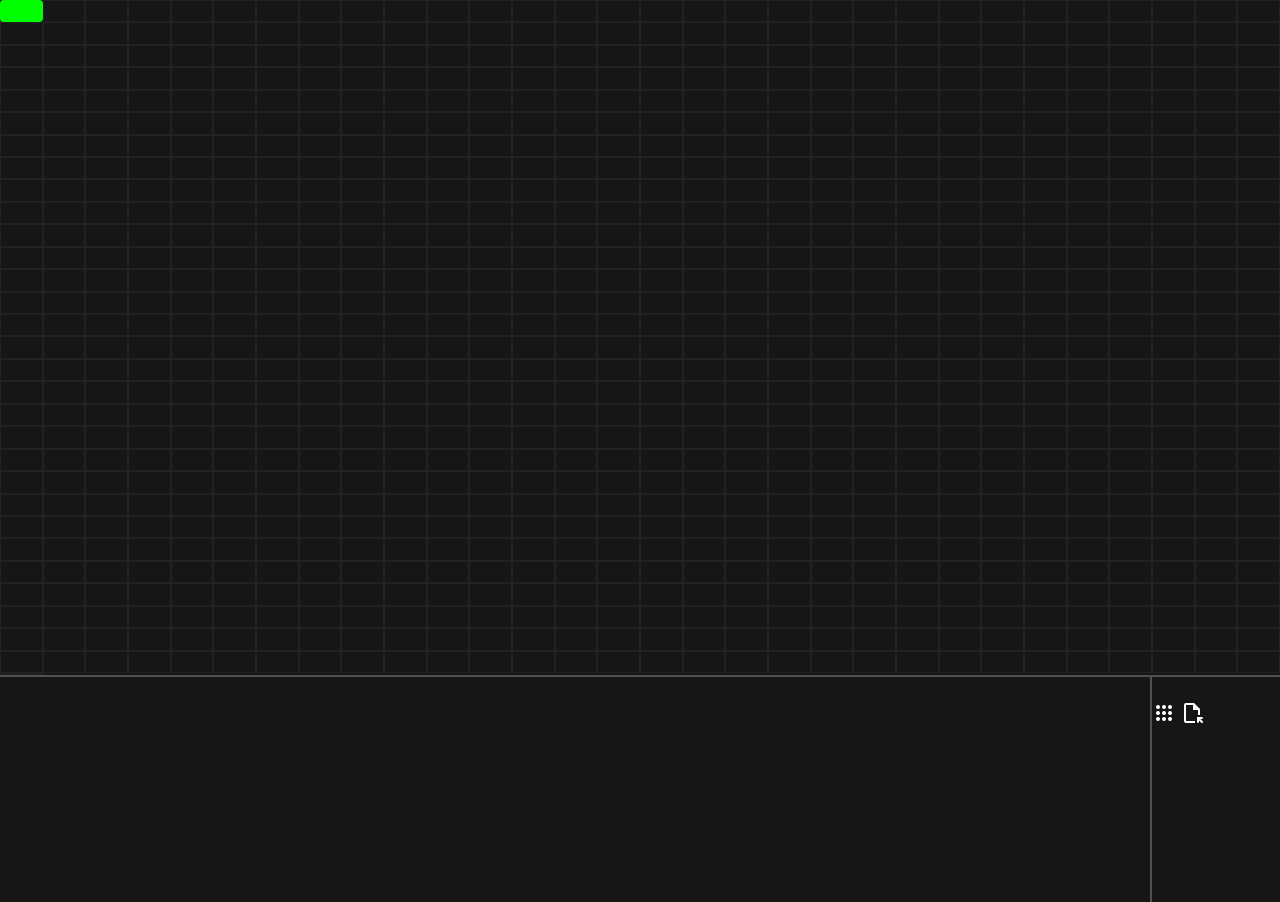
<file: legacycube.html>
<!DOCTYPE html>
<html>
    <head>
        <title>Legacy BlockzGame - CODERROUTETECH</title>
        <meta charset="UTF-8">
        <meta name="viewport" content="width=device-width, initial-scale=1.0">
        <link rel="icon" type="image/png" href="mainlogo.png">
        <link rel="preconnect" href="https://fonts.googleapis.com">
        <link rel="preconnect" href="https://fonts.gstatic.com" crossorigin>
        <link href="https://fonts.googleapis.com/css2?family=Roboto:ital,wght@0,100..900;1,100..900&family=Source+Code+Pro:ital,wght@0,200..900;1,200..900&family=Source+Sans+3:ital,wght@0,200..900;1,200..900&family=Ubuntu:ital,wght@0,300;0,400;0,500;0,700;1,300;1,400;1,500;1,700&display=swap" rel="stylesheet">
        <link rel="stylesheet" href="https://fonts.googleapis.com/css2?family=Material+Symbols+Outlined"/>
        <link rel="stylesheet" href="https://cdnjs.cloudflare.com/ajax/libs/font-awesome/6.5.0/css/all.min.css">
        <link rel="stylesheet" href="https://cdn.jsdelivr.net/npm/bootstrap-icons@1.11.3/font/bootstrap-icons.css">
        <link rel="stylesheet" href="main.css">
        <link rel="stylesheet" href="icons.css">
    </head>
    <body>
        <div id="gridarea">
            
        </div>
        <div id="mainstyle">
            <div id="codearea" contenteditable="true" spellcheck="false" autocorrect="off" autocapitalize="off">
                
            </div>
            <div id="sidebarbottom" >
                <p class="mso mainmenu" onclick="window.location.href='mainmenuTG.html'">apps</p>
                <p class="mso mainmenu" onclick="window.open('codedocuments.html', '_blank')">file_open</p>
            </div>
        </div>
        
        <noscript>
            <p>Turn on JavaScript to run this program.</p>
        </noscript>
        <script src="cube.js">
            
        </script>
    </body>
</html>
</file>
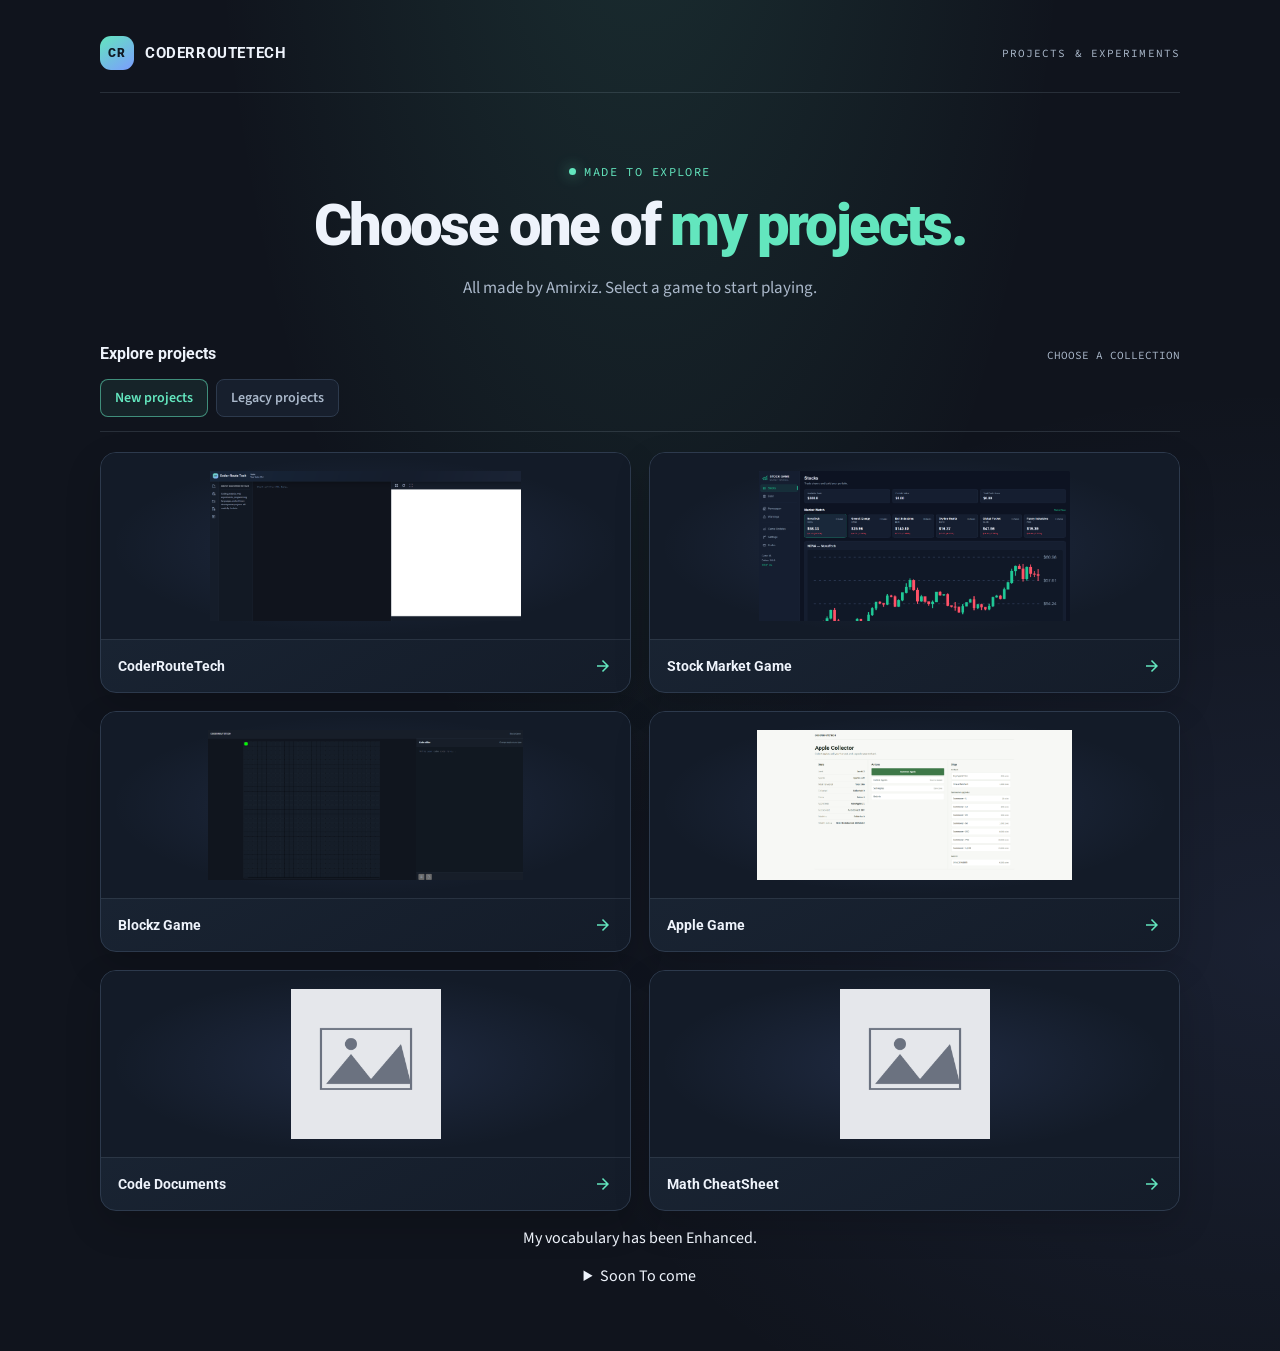
<file: mainmenu.html>
<!DOCTYPE html>
<html dir="ltr" xml:lang="en" xmlns="http://www.w3.org/1999/xhtml">
    <head>
        <title>Main Search \ CODERROUTETECH</title>
        <meta charset="UTF-8">
        <meta name="viewport" content="width=device-width, initial-scale=1.0">
        <meta name="description" content="Explore coding projects, games, and experiments from CoderRouteTech.">
        <link rel="preconnect" href="https://fonts.googleapis.com">
        <link rel="preconnect" href="https://fonts.gstatic.com" crossorigin>
        <link rel="icon" type="image/png" href="mainlogo.png">
        <link href="https://fonts.googleapis.com/css2?family=Roboto:wght@400;500;700;900&family=Source+Code+Pro:wght@400;600&family=Source+Sans+3:wght@400;500;600;700&display=swap" rel="stylesheet">
        <link rel="stylesheet" href="https://fonts.googleapis.com/css2?family=Material+Symbols+Outlined"/>
        <style>
            :root {
                color-scheme: dark;
                --background: #10141d;
                --surface: #171f2d;
                --surface-raised: #1c2838;
                --border: #2d3a4d;
                --text: #eef3fb;
                --muted: #aab8ca;
                --accent: #63e6be;
                --accent-blue: #7c9cff;
                --source-code: "Source Code Pro", monospace;
                --roboto: "Roboto", sans-serif;
                --source-sans: "Source Sans 3", sans-serif;
            }

            * {
                box-sizing: border-box;
            }

            html {
                min-width: 320px;
                min-height: 100%;
                background: var(--background);
            }

            body {
                min-height: 100vh;
                margin: 0;
                overflow-x: hidden;
                color: var(--text);
                background:
                    radial-gradient(ellipse at 50% -20%, rgba(99, 230, 190, 0.13), transparent 48%),
                    radial-gradient(ellipse at 100% 70%, rgba(124, 156, 255, 0.09), transparent 42%),
                    var(--background);
                font-family: var(--source-sans);
            }

            .page-shell {
                width: min(100% - 48px, 1080px);
                margin: 0 auto;
                padding: 36px 0 64px;
            }

            .topbar {
                display: flex;
                justify-content: space-between;
                align-items: center;
                gap: 20px;
                padding-bottom: 22px;
                border-bottom: 1px solid rgba(170, 184, 202, 0.16);
            }

            .brand {
                display: inline-flex;
                align-items: center;
                gap: 11px;
                color: var(--text);
                font-family: var(--roboto);
                font-size: 15px;
                font-weight: 700;
                letter-spacing: 0.04em;
                text-decoration: none;
            }

            .brand-mark {
                display: grid;
                width: 34px;
                height: 34px;
                place-items: center;
                border-radius: 11px;
                color: #101923;
                background: linear-gradient(145deg, var(--accent), var(--accent-blue));
                font-size: 12px;
                font-weight: 900;
            }

            .top-label {
                color: var(--muted);
                font-family: var(--source-code);
                font-size: 11px;
                letter-spacing: 0.1em;
                text-transform: uppercase;
            }

            .intro {
                max-width: 700px;
                margin: 66px auto 42px;
                text-align: center;
            }

            .eyebrow {
                display: inline-flex;
                align-items: center;
                gap: 8px;
                margin: 0 0 16px;
                color: var(--accent);
                font-family: var(--source-code);
                font-size: 12px;
                letter-spacing: 0.12em;
                text-transform: uppercase;
            }

            .eyebrow::before {
                width: 7px;
                height: 7px;
                border-radius: 50%;
                background: var(--accent);
                box-shadow: 0 0 14px rgba(99, 230, 190, 0.7);
                content: "";
            }

            h1 {
                margin: 0;
                font-family: var(--roboto);
                font-size: clamp(36px, 6vw, 58px);
                font-weight: 900;
                letter-spacing: -0.045em;
                line-height: 1.05;
            }

            h1 span {
                color: var(--accent);
            }

            .intro-copy {
                max-width: 510px;
                margin: 18px auto 0;
                color: var(--muted);
                font-size: 17px;
                line-height: 1.65;
            }

            .projects-heading {
                display: flex;
                justify-content: space-between;
                align-items: baseline;
                gap: 16px;
                margin: 0 0 16px;
            }

            .projects-heading h2 {
                margin: 0;
                font-family: var(--roboto);
                font-size: 16px;
                font-weight: 700;
            }

            .projects-heading span {
                color: var(--muted);
                font-family: var(--source-code);
                font-size: 11px;
            }

            .view-switch {
                display: flex;
                gap: 8px;
                margin: 0 0 20px;
                padding-bottom: 14px;
                border-bottom: 1px solid rgba(170, 184, 202, 0.16);
            }

            .view-switch button {
                min-height: 38px;
                padding: 8px 14px;
                border: 1px solid var(--border);
                border-radius: 8px;
                color: var(--muted);
                background: var(--surface);
                font: inherit;
                font-size: 14px;
                font-weight: 600;
                cursor: pointer;
            }

            .view-switch button:hover {
                color: var(--text);
                background: var(--surface-raised);
            }

            .view-switch button[aria-pressed="true"] {
                border-color: rgba(99, 230, 190, 0.55);
                color: var(--accent);
                background: rgba(99, 230, 190, 0.08);
            }

            .view-switch button:focus-visible {
                outline: 2px solid var(--accent);
                outline-offset: 3px;
            }

            [hidden] {
                display: none !important;
            }

            .project-grid {
                display: grid;
                grid-template-columns: repeat(2, minmax(0, 1fr));
                gap: 18px;
            }

            .project-card {
                display: flex;
                min-width: 0;
                min-height: 210px;
                flex-direction: column;
                overflow: hidden;
                border: 1px solid var(--border);
                border-radius: 16px;
                color: inherit;
                background: linear-gradient(150deg, rgba(28, 40, 56, 0.96), rgba(20, 28, 41, 0.98));
                text-decoration: none;
                box-shadow: 0 14px 36px rgba(0, 0, 0, 0.16);
                transition: transform 160ms ease, border-color 160ms ease, box-shadow 160ms ease;
            }

            .project-card:hover {
                transform: translateY(-4px);
                border-color: rgba(99, 230, 190, 0.65);
                box-shadow: 0 20px 44px rgba(0, 0, 0, 0.28);
            }

            .project-card:focus-visible {
                outline: 2px solid var(--accent);
                outline-offset: 4px;
            }

            .project-art {
                display: grid;
                min-height: 150px;
                flex: 1;
                place-items: center;
                overflow: hidden;
                padding: 18px;
                background:
                    radial-gradient(ellipse at center, rgba(124, 156, 255, 0.12), transparent 68%),
                    #131b28;
            }

            .project-art img {
                display: block;
                width: 100%;
                height: 150px;
                border: 0;
                border-radius: 9px;
                object-fit: contain;
                transition: transform 180ms ease;
            }

            .project-card:hover img {
                transform: scale(1.035);
            }

            .project-info {
                display: flex;
                justify-content: space-between;
                align-items: center;
                gap: 12px;
                padding: 14px 17px;
                border-top: 1px solid rgba(170, 184, 202, 0.12);
            }

            .project-info h3 {
                margin: 0;
                font-family: var(--roboto);
                font-size: 14px;
                font-weight: 700;
            }

            .project-info .arrow {
                color: var(--accent);
                font-family: "Material Symbols Outlined";
                font-size: 20px;
                transition: transform 160ms ease;
            }

            .project-card:hover .arrow {
                transform: translateX(3px);
            }

            @media (max-width: 600px) {
                .page-shell {
                    width: min(100% - 32px, 440px);
                    padding-top: 22px;
                }

                .top-label {
                    font-size: 9px;
                }

                .intro {
                    margin: 48px auto 34px;
                }

                .intro-copy {
                    font-size: 15px;
                }

                .project-grid {
                    grid-template-columns: 1fr;
                    gap: 14px;
                }

                .project-card {
                    min-height: 195px;
                }
            }

            @media (prefers-reduced-motion: reduce) {
                *,
                *::before,
                *::after {
                    scroll-behavior: auto !important;
                    transition-duration: 0.01ms !important;
                }
            }
        </style>
    </head>
    <body>
        <div class="page-shell">
            <header class="topbar">
                <a class="brand" href="index.html">
                    <span class="brand-mark" aria-hidden="true">CR</span>
                    <span>CODERROUTETECH</span>
                </a>
                <span class="top-label">Projects &amp; experiments</span>
            </header>

            <main>
                <section class="intro" aria-labelledby="page-title">
                    <p class="eyebrow">Made to explore</p>
                    <h1 id="page-title">Choose one of <span>my projects.</span></h1>
                    <p class="intro-copy">All made by Amirxiz. Select a game to start playing.</p>
                </section>

                <section aria-labelledby="projects-title">
                    <div class="projects-heading">
                        <h2 id="projects-title">Explore projects</h2>
                        <span>CHOOSE A COLLECTION</span>
                    </div>
                    <div class="view-switch" role="group" aria-label="Project collection">
                        <button type="button" id="newProjectsButton" aria-controls="newProjects" aria-pressed="true">New projects</button>
                        <button type="button" id="legacyProjectsButton" aria-controls="legacyProjects" aria-pressed="false">Legacy projects</button>
                    </div>
                    <div id="newProjects">
                        <div class="project-grid">
                            <a class="project-card" href="index.html">
                                <div class="project-art">
                                    <img src="logo1.png" alt="CoderRoute Logo">
                                </div>
                                <div class="project-info">
                                    <h3>CoderRouteTech</h3>
                                    <span class="arrow" aria-hidden="true">arrow_forward</span>
                                </div>
                            </a>
                            <a class="project-card" href="stockmarketgame.html">
                                <div class="project-art">
                                    <img src="Screenshot 2026-10-18 083155.png" alt="stockgame Logo">
                                </div>
                                <div class="project-info">
                                    <h3>Stock Market Game</h3>
                                    <span class="arrow" aria-hidden="true">arrow_forward</span>
                                </div>
                            </a>
                            <a class="project-card" href="blockzgame.html">
                                <div class="project-art">
                                    <img src="newblockgame.png" alt="Blockz Game Logo">
                                </div>
                                <div class="project-info">
                                    <h3>Blockz Game</h3>
                                    <span class="arrow" aria-hidden="true">arrow_forward</span>
                                </div>
                            </a>
                            <a class="project-card" href="applegame.html">
                                <div class="project-art">
                                    <img src="applegame.png" alt="Apple Game Logo">
                                </div>
                                <div class="project-info">
                                    <h3>Apple Game</h3>
                                    <span class="arrow" aria-hidden="true">arrow_forward</span>
                                </div>
                            </a>
                            <a class="project-card" href="codedocuments.html">
                                <div class="project-art">
                                    <img src="HTML-preview.png">
                                </div>
                                <div class="project-info">
                                     <h3>Code Documents</h3>
                                    <span class="arrow" aria-hidden="true">arrow_forward</span>
                                </div>
                            </a>
                            <a class="project-card" href="mathcheatsheet.html">
                                <div class="project-art">
                                    <img src="HTML-preview.png">
                                </div>
                                <div class="project-info">
                                     <h3>Math CheatSheet</h3>
                                    <span class="arrow" aria-hidden="true">arrow_forward</span>
                                </div>
                            </a>
                        </div>
                    </div>
                    <div id="legacyProjects" hidden>
                        <div class="project-grid">
                            <a class="project-card" href="legacycube.html">
                                <div class="project-art">
                                    <img src="logo2.png" alt="Legacy Logo">
                                </div>
                                <div class="project-info">
                                    <h3>Legacy Blockz Game</h3>
                                    <span class="arrow" aria-hidden="true">arrow_forward</span>
                                </div>
                            </a>
                            <a class="project-card" href="legacyapple.html">
                                <div class="project-art">
                                    <img src="logo3.png" alt="Legacy Apple Game Logo">
                                </div>
                                <div class="project-info">
                                    <h3>Legacy Apple Game</h3>
                                    <span class="arrow" aria-hidden="true">arrow_forward</span>
                                </div>
                            </a>
                        </div>
                    </div>
                </section>
            </main>
            <p style="text-align: center;" id="message">I had recently decided MainMenu needed a little "freshup" earlier on. So here it is! Unfinished to Finished. <strong>Apple Game will SOON have more upgrades.</strong></p>
            <details style="text-align: center; cursor: pointer; user-select: none;">
                <summary>Soon To come</summary>
                <p>
                    1. More Apple Game Upgrades <br>
                    2. More Games <br>
                    3. Coderroutetech will get Saves
                </p>
            </details>
        </div>
        <script>
            const newProjectsButton = document.getElementById("newProjectsButton");
            const legacyProjectsButton = document.getElementById("legacyProjectsButton");
            const newProjects = document.getElementById("newProjects");
            const legacyProjects = document.getElementById("legacyProjects");

            function showProjectCollection(showLegacy) {
                newProjects.hidden = showLegacy;
                legacyProjects.hidden = !showLegacy;
                newProjectsButton.setAttribute("aria-pressed", String(!showLegacy));
                legacyProjectsButton.setAttribute("aria-pressed", String(showLegacy));
            }

            newProjectsButton.addEventListener("click", () => showProjectCollection(false));
            legacyProjectsButton.addEventListener("click", () => showProjectCollection(true));
        </script>
        <script>
            const messages = document.getElementById("message");
            const randomessages = {
                "My vocabulary has been Enhanced.": 20,
                'I had recently decided MainMenu needed a little "freshup" earlier on. So here it is! Unfinished to Finished. <strong>Apple Game will SOON have more upgrades.</strong>': 60,
                'ZERO A.I by the way... Just a little more than 50 tutorials later.': 60,
                "If you see this message, congrats.": 2,
                "These were REALLY hard to make. Please, enjoy.": 50,
                "What's 9 + 10? (reference)": 21,
                'Insert("Cool Message")': 22,
            };

            const totalChance = Object.values(randomessages).reduce((total, chance) => total + chance, 0);
            let chanceRoll = Math.random() * totalChance;

            for (const [text, chance] of Object.entries(randomessages)) {
                chanceRoll -= chance;
                if (chanceRoll < 0) {
                    messages.innerHTML = text;
                    break;
                }
            }
        </script>
    </body>
</html>
</file>
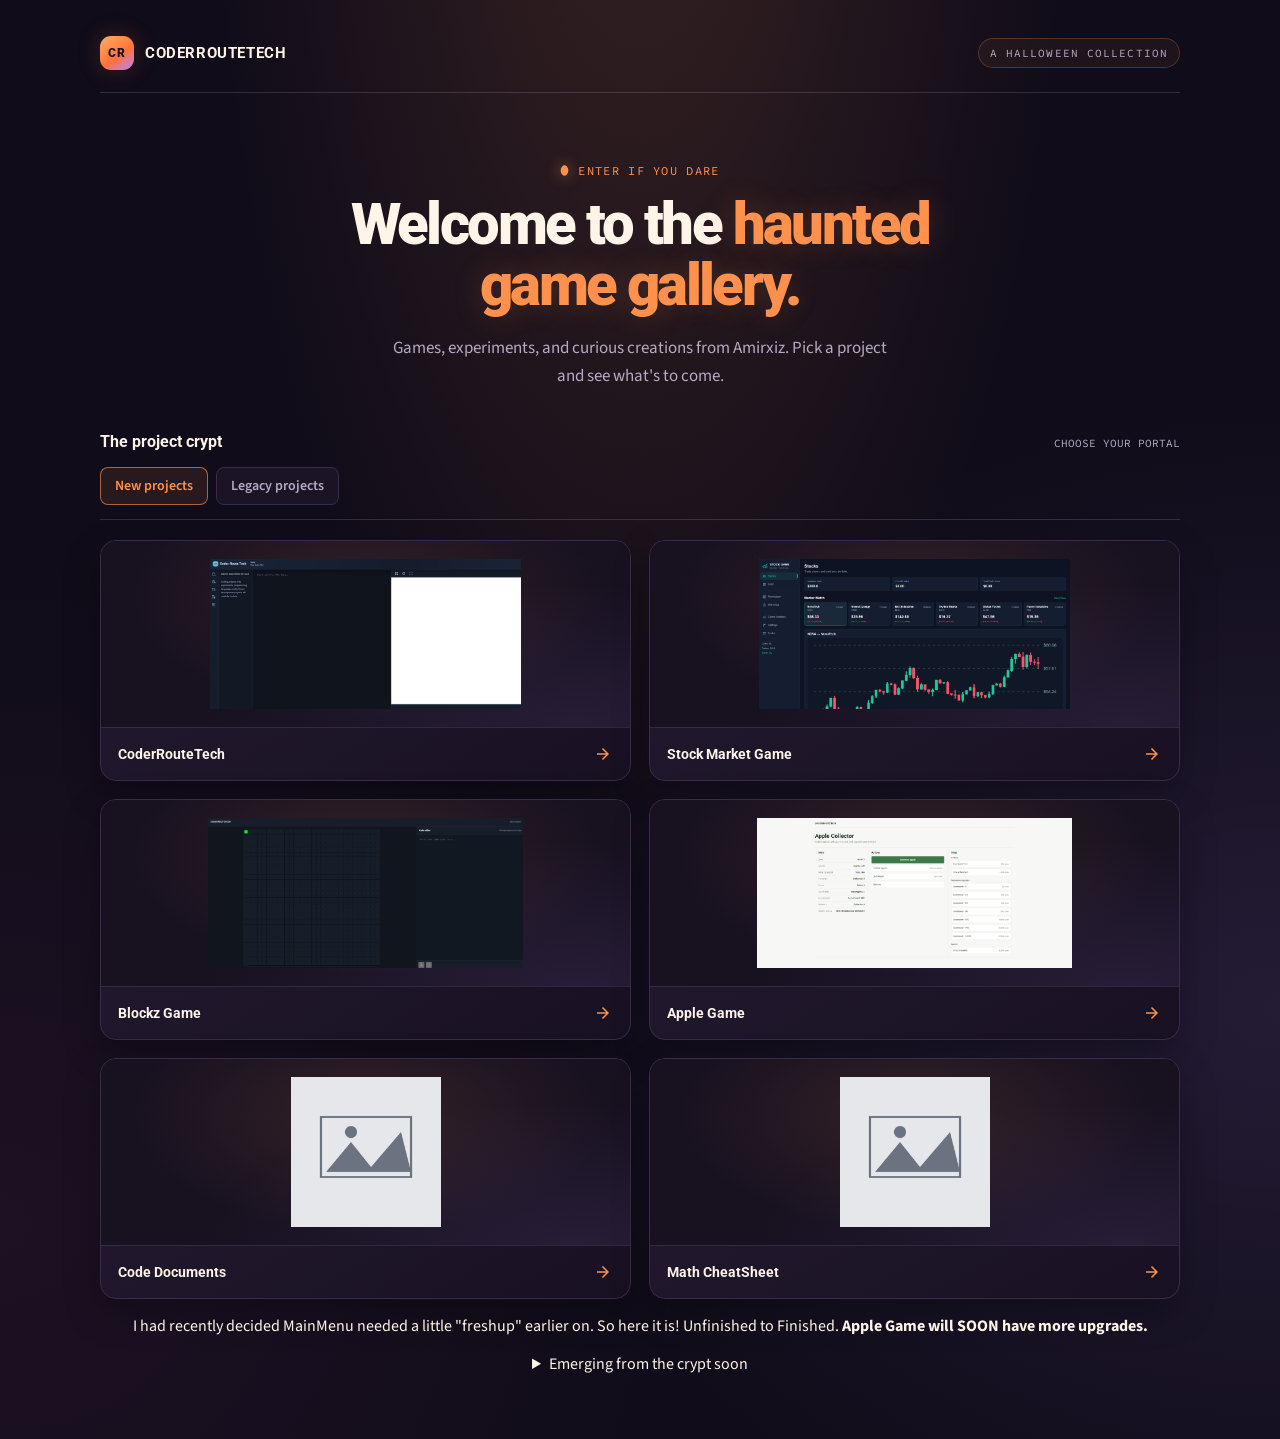
<file: mainmenuHALLOWEEN.html>
<!DOCTYPE html>
<html dir="ltr" xml:lang="en" xmlns="http://www.w3.org/1999/xhtml">
      <head>
        <title>Halloween Arcade \ CODERROUTETECH</title>
        <meta charset="UTF-8">
        <meta name="viewport" content="width=device-width, initial-scale=1.0">
        <meta name="description" content="Step into the Halloween arcade and explore games and experiments from CoderRouteTech.">
        <link rel="preconnect" href="https://fonts.googleapis.com">
        <link rel="preconnect" href="https://fonts.gstatic.com" crossorigin="">
        <link rel="icon" type="image/png" href="mainlogo.png">
        <link href="https://fonts.googleapis.com/css2?family=Roboto:wght@400;500;700;900&amp;family=Source+Code+Pro:wght@400;600&amp;family=Source+Sans+3:wght@400;500;600;700&amp;display=swap" rel="stylesheet">
        <link rel="stylesheet" href="https://fonts.googleapis.com/css2?family=Material+Symbols+Outlined">
        <style>
            :root {
                color-scheme: dark;
                --background: #100c19;
                --surface: #1a1425;
                --surface-raised: #251b32;
                --border: #3a2a4c;
                --text: #fff4e8;
                --muted: #b8a9c5;
                --accent: #ff914d;
                --accent-blue: #b28aff;
                --source-code: "Source Code Pro", monospace;
                --roboto: "Roboto", sans-serif;
                --source-sans: "Source Sans 3", sans-serif;
            }

            * {
                box-sizing: border-box;
            }

            html {
                min-width: 320px;
                min-height: 100%;
                background: var(--background);
            }

            body {
                min-height: 100vh;
                margin: 0;
                overflow-x: hidden;
                color: var(--text);
                background:
                    radial-gradient(ellipse at 50% -20%, rgba(255, 145, 77, 0.17), transparent 48%),
                    radial-gradient(ellipse at 100% 70%, rgba(178, 138, 255, 0.12), transparent 42%),
                    radial-gradient(ellipse at 0% 85%, rgba(115, 49, 104, 0.13), transparent 38%),
                    var(--background);
                font-family: var(--source-sans);
            }

            .page-shell {
                width: min(100% - 48px, 1080px);
                margin: 0 auto;
                padding: 36px 0 64px;
            }

            .topbar {
                display: flex;
                justify-content: space-between;
                align-items: center;
                gap: 20px;
                padding-bottom: 22px;
                border-bottom: 1px solid rgba(184, 169, 197, 0.2);
            }

            .brand {
                display: inline-flex;
                align-items: center;
                gap: 11px;
                color: var(--text);
                font-family: var(--roboto);
                font-size: 15px;
                font-weight: 700;
                letter-spacing: 0.04em;
                text-decoration: none;
            }

            .brand-mark {
                display: grid;
                width: 34px;
                height: 34px;
                place-items: center;
                border-radius: 11px;
                color: #211124;
                background: linear-gradient(145deg, #ffb15e, #ff713d 58%, #b28aff);
                font-size: 12px;
                font-weight: 900;
                box-shadow: 0 0 24px rgba(255, 119, 62, 0.2);
            }

            .top-label {
                padding: 7px 11px;
                border: 1px solid rgba(255, 145, 77, 0.24);
                border-radius: 999px;
                color: var(--muted);
                background: rgba(255, 145, 77, 0.06);
                font-family: var(--source-code);
                font-size: 11px;
                letter-spacing: 0.1em;
                text-transform: uppercase;
            }

            .intro {
                max-width: 700px;
                margin: 66px auto 42px;
                text-align: center;
            }

            .eyebrow {
                display: inline-flex;
                align-items: center;
                gap: 9px;
                margin: 0 0 16px;
                color: var(--accent);
                font-family: var(--source-code);
                font-size: 12px;
                letter-spacing: 0.11em;
                text-transform: uppercase;
            }

            .eyebrow::before {
                width: 9px;
                height: 9px;
                border-radius: 3px 6px 3px 6px;
                transform: rotate(45deg);
                background: var(--accent);
                box-shadow: 0 0 14px rgba(255, 145, 77, 0.7);
                content: "";
            }

            h1 {
                margin: 0;
                font-family: var(--roboto);
                font-size: clamp(36px, 6vw, 58px);
                font-weight: 900;
                letter-spacing: -0.045em;
                line-height: 1.05;
            }

            h1 span {
                color: var(--accent);
                text-shadow: 0 0 32px rgba(255, 145, 77, 0.2);
            }

            .intro-copy {
                max-width: 510px;
                margin: 18px auto 0;
                color: var(--muted);
                font-size: 17px;
                line-height: 1.65;
            }

            .projects-heading {
                display: flex;
                justify-content: space-between;
                align-items: baseline;
                gap: 16px;
                margin: 0 0 16px;
            }

            .projects-heading h2 {
                margin: 0;
                font-family: var(--roboto);
                font-size: 16px;
                font-weight: 700;
            }

            .projects-heading span {
                color: var(--muted);
                font-family: var(--source-code);
                font-size: 11px;
            }

            .view-switch {
                display: flex;
                gap: 8px;
                margin: 0 0 20px;
                padding-bottom: 14px;
                border-bottom: 1px solid rgba(184, 169, 197, 0.2);
            }

            .view-switch button {
                min-height: 38px;
                padding: 8px 14px;
                border: 1px solid var(--border);
                border-radius: 8px;
                color: var(--muted);
                background: var(--surface);
                font: inherit;
                font-size: 14px;
                font-weight: 600;
                cursor: pointer;
            }

            .view-switch button:hover {
                color: var(--text);
                background: var(--surface-raised);
            }

            .view-switch button[aria-pressed="true"] {
                border-color: rgba(255, 145, 77, 0.62);
                color: var(--accent);
                background: rgba(255, 145, 77, 0.1);
            }

            .view-switch button:focus-visible {
                outline: 2px solid var(--accent);
                outline-offset: 3px;
            }

            [hidden] {
                display: none !important;
            }

            .project-grid {
                display: grid;
                grid-template-columns: repeat(2, minmax(0, 1fr));
                gap: 18px;
            }

            .project-card {
                display: flex;
                min-width: 0;
                min-height: 210px;
                flex-direction: column;
                overflow: hidden;
                border: 1px solid var(--border);
                border-radius: 16px;
                color: inherit;
                background: linear-gradient(150deg, rgba(37, 27, 50, 0.96), rgba(24, 17, 34, 0.98));
                text-decoration: none;
                box-shadow: 0 14px 36px rgba(0, 0, 0, 0.25);
                transition: transform 160ms ease, border-color 160ms ease, box-shadow 160ms ease;
            }

            .project-card:hover {
                transform: translateY(-4px);
                border-color: rgba(255, 145, 77, 0.7);
                box-shadow: 0 20px 44px rgba(0, 0, 0, 0.38), 0 0 24px rgba(255, 113, 61, 0.08);
            }

            .project-card:focus-visible {
                outline: 2px solid var(--accent);
                outline-offset: 4px;
            }

            .project-art {
                display: grid;
                min-height: 150px;
                flex: 1;
                place-items: center;
                overflow: hidden;
                padding: 18px;
                background:
                    radial-gradient(ellipse at 50% 30%, rgba(255, 145, 77, 0.12), transparent 65%),
                    radial-gradient(ellipse at 90% 100%, rgba(178, 138, 255, 0.1), transparent 55%),
                    #171120;
            }

            .project-art img {
                display: block;
                width: 100%;
                height: 150px;
                border: 0;
                border-radius: 9px;
                object-fit: contain;
                transition: transform 180ms ease;
            }

            .project-card:hover img {
                transform: scale(1.035);
            }

            .project-info {
                display: flex;
                justify-content: space-between;
                align-items: center;
                gap: 12px;
                padding: 14px 17px;
                border-top: 1px solid rgba(184, 169, 197, 0.14);
            }

            .project-info h3 {
                margin: 0;
                font-family: var(--roboto);
                font-size: 14px;
                font-weight: 700;
            }

            .project-info .arrow {
                color: var(--accent);
                font-family: "Material Symbols Outlined";
                font-size: 20px;
                transition: transform 160ms ease;
            }

            .project-card:hover .arrow {
                transform: translateX(3px);
            }

            @media (max-width: 600px) {
                .page-shell {
                    width: min(100% - 32px, 440px);
                    padding-top: 22px;
                }

                .top-label {
                    font-size: 9px;
                }

                .intro {
                    margin: 48px auto 34px;
                }

                .intro-copy {
                    font-size: 15px;
                }

                .project-grid {
                    grid-template-columns: 1fr;
                    gap: 14px;
                }

                .project-card {
                    min-height: 195px;
                }
            }

            @media (prefers-reduced-motion: reduce) {
                *,
                *::before,
                *::after {
                    scroll-behavior: auto !important;
                    transition-duration: 0.01ms !important;
                }
            }
        </style>
    </head>
    <body>
        <div class="page-shell">
            <header class="topbar">
                <a class="brand" href="index.html">
                    <span class="brand-mark" aria-hidden="true">CR</span>
                    <span>CODERROUTETECH</span>
                </a>
                <span class="top-label">A Halloween collection</span>
            </header>

            <main>
                <section class="intro" aria-labelledby="page-title">
                    <p class="eyebrow">Enter if you dare</p>
                    <h1 id="page-title">Welcome to the <span>haunted game gallery.</span></h1>
                    <p class="intro-copy">Games, experiments, and curious creations from Amirxiz. Pick a project and see what's to come.</p>
                </section>

                <section aria-labelledby="projects-title">
                    <div class="projects-heading">
                        <h2 id="projects-title">The project crypt</h2>
                        <span>CHOOSE YOUR PORTAL</span>
                    </div>
                    <div class="view-switch" role="group" aria-label="Project collection">
                        <button type="button" id="newProjectsButton" aria-controls="newProjects" aria-pressed="true">New projects</button>
                        <button type="button" id="legacyProjectsButton" aria-controls="legacyProjects" aria-pressed="false">Legacy projects</button>
                    </div>
                    <div id="newProjects">
                        <div class="project-grid">
                            <a class="project-card" href="index.html">
                                <div class="project-art">
                                    <img src="logo1.png" alt="CoderRoute Logo">
                                </div>
                                <div class="project-info">
                                    <h3>CoderRouteTech</h3>
                                    <span class="arrow" aria-hidden="true">arrow_forward</span>
                                </div>
                            </a>
                            <a class="project-card" href="stockmarketgame.html">
                                <div class="project-art">
                                    <img src="Screenshot 2026-10-18 083155.png" alt="stockgame Logo">
                                </div>
                                <div class="project-info">
                                    <h3>Stock Market Game</h3>
                                    <span class="arrow" aria-hidden="true">arrow_forward</span>
                                </div>
                            </a>
                            <a class="project-card" href="blockzgame.html">
                                <div class="project-art">
                                    <img src="newblockgame.png" alt="Blockz Game Logo">
                                </div>
                                <div class="project-info">
                                    <h3>Blockz Game</h3>
                                    <span class="arrow" aria-hidden="true">arrow_forward</span>
                                </div>
                            </a>
                            <a class="project-card" href="applegameHALLOWEEN.html">
                                <div class="project-art">
                                    <img src="applegame.png" alt="Apple Game Logo">
                                </div>
                                <div class="project-info">
                                    <h3>Apple Game</h3>
                                    <span class="arrow" aria-hidden="true">arrow_forward</span>
                                </div>
                            </a>
                            <a class="project-card" href="codedocuments.html">
                                <div class="project-art">
                                    <img src="HTML-preview.png">
                                </div>
                                <div class="project-info">
                                     <h3>Code Documents</h3>
                                    <span class="arrow" aria-hidden="true">arrow_forward</span>
                                </div>
                            </a>
                            <a class="project-card" href="mathcheatsheet.html">
                                <div class="project-art">
                                    <img src="HTML-preview.png">
                                </div>
                                <div class="project-info">
                                     <h3>Math CheatSheet</h3>
                                    <span class="arrow" aria-hidden="true">arrow_forward</span>
                                </div>
                            </a>
                        </div>
                    </div>
                    <div id="legacyProjects" hidden="">
                        <div class="project-grid">
                            <a class="project-card" href="legacycube.html">
                                <div class="project-art">
                                    <img src="logo2.png" alt="Legacy Logo">
                                </div>
                                <div class="project-info">
                                    <h3>Legacy Blockz Game</h3>
                                    <span class="arrow" aria-hidden="true">arrow_forward</span>
                                </div>
                            </a>
                            <a class="project-card" href="legacyapple.html">
                                <div class="project-art">
                                    <img src="logo3.png" alt="Legacy Apple Game Logo">
                                </div>
                                <div class="project-info">
                                    <h3>Legacy Apple Game</h3>
                                    <span class="arrow" aria-hidden="true">arrow_forward</span>
                                </div>
                            </a>
                        </div>
                    </div>
                </section>
            </main>
            <p style="text-align: center;" id="message">My vocabulary has been Enhanced.</p>
            <details style="text-align: center; cursor: pointer; user-select: none;">
                <summary>Emerging from the crypt soon</summary>
                <p>
                    1. More Apple Game Upgrades <br>
                    2. More Games <br>
                    3. Coderroutetech will get Saves
                </p>
            </details>
        </div>
        <script>
            const newProjectsButton = document.getElementById("newProjectsButton");
            const legacyProjectsButton = document.getElementById("legacyProjectsButton");
            const newProjects = document.getElementById("newProjects");
            const legacyProjects = document.getElementById("legacyProjects");

            function showProjectCollection(showLegacy) {
                newProjects.hidden = showLegacy;
                legacyProjects.hidden = !showLegacy;
                newProjectsButton.setAttribute("aria-pressed", String(!showLegacy));
                legacyProjectsButton.setAttribute("aria-pressed", String(showLegacy));
            }

            newProjectsButton.addEventListener("click", () => showProjectCollection(false));
            legacyProjectsButton.addEventListener("click", () => showProjectCollection(true));
        </script>
        <script>
            const messages = document.getElementById("message");
            const randomessages = {
                "My vocabulary has been Enhanced.": 20,
                'I had recently decided MainMenu needed a little "freshup" earlier on. So here it is! Unfinished to Finished. <strong>Apple Game will SOON have more upgrades.</strong>': 60,
                'ZERO A.I by the way... Just a little more than 50 tutorials later.': 60,
                "If you see this message, congrats.": 2,
                "These were REALLY hard to make. Please, enjoy.": 50,
                "What's 9 + 10? (reference)": 21,
                'Insert("Cool Message")': 22,
                'Happy Halloween!': 75,
            };

            const totalChance = Object.values(randomessages).reduce((total, chance) => total + chance, 0);
            let chanceRoll = Math.random() * totalChance;

            for (const [text, chance] of Object.entries(randomessages)) {
                chanceRoll -= chance;
                if (chanceRoll < 0) {
                    messages.innerHTML = text;
                    break;
                }
            }
        </script>
    </body>
</html>
</file>
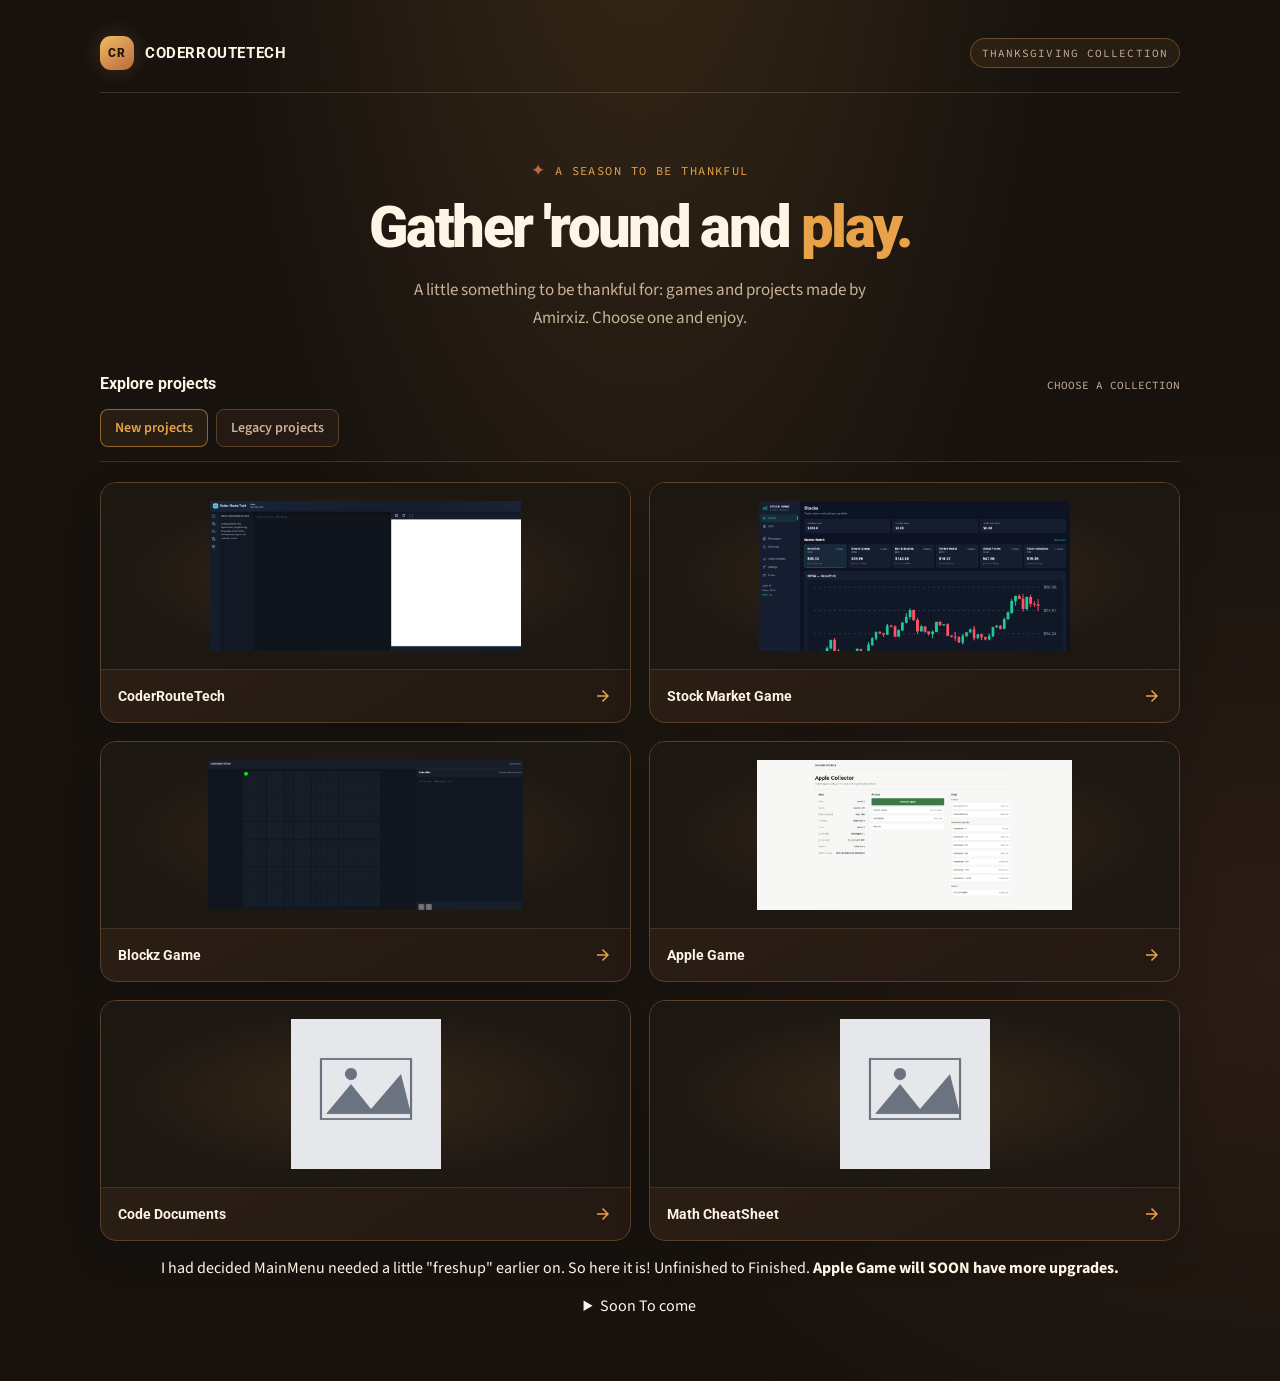
<file: mainmenuTG.html>
<!DOCTYPE html>
<html dir="ltr" xml:lang="en" xmlns="http://www.w3.org/1999/xhtml">
    <head>
        <title>Thanksgiving Arcade \ CODERROUTETECH</title>
        <meta charset="UTF-8">
        <meta name="viewport" content="width=device-width, initial-scale=1.0">
        <meta name="theme-color" content="#17120e">
        <meta name="description" content="Celebrate Thanksgiving with games and projects from CoderRouteTech.">
        <link rel="preconnect" href="https://fonts.googleapis.com">
        <link rel="preconnect" href="https://fonts.gstatic.com" crossorigin>
        <link rel="icon" type="image/png" href="mainlogo.png">
        <link href="https://fonts.googleapis.com/css2?family=Roboto:wght@400;500;700;900&family=Source+Code+Pro:wght@400;600&family=Source+Sans+3:wght@400;500;600;700&display=swap" rel="stylesheet">
        <link rel="stylesheet" href="https://fonts.googleapis.com/css2?family=Material+Symbols+Outlined"/>
        <style>
            :root {
                color-scheme: dark;
                --background: #17120e;
                --surface: #241a13;
                --surface-raised: #302116;
                --border: #59402a;
                --text: #fff4e5;
                --muted: #c9b398;
                --accent: #e8a34a;
                --accent-blue: #bc6840;
                --source-code: "Source Code Pro", monospace;
                --roboto: "Roboto", sans-serif;
                --source-sans: "Source Sans 3", sans-serif;
            }

            * {
                box-sizing: border-box;
            }

            html {
                min-width: 320px;
                min-height: 100%;
                background: var(--background);
            }

            body {
                min-height: 100vh;
                margin: 0;
                overflow-x: hidden;
                color: var(--text);
                background:
                    radial-gradient(ellipse at 50% -20%, rgba(232, 163, 74, 0.16), transparent 48%),
                    radial-gradient(ellipse at 100% 70%, rgba(188, 104, 64, 0.12), transparent 42%),
                    var(--background);
                font-family: var(--source-sans);
            }

            .falling-leaves {
                position: fixed;
                z-index: 0;
                inset: 0;
                overflow: hidden;
                pointer-events: none;
            }

            .falling-leaves span {
                position: absolute;
                top: -10%;
                width: 22px;
                height: 28px;
                border-radius: 100% 0 100% 0;
                background: linear-gradient(135deg, #edb751, #bd5938);
                opacity: 0.32;
                animation: leaf-fall 18s linear infinite;
            }

            .falling-leaves span:nth-child(1) {
                left: 12%;
                animation-delay: -12s;
            }

            .falling-leaves span:nth-child(2) {
                left: 34%;
                background: linear-gradient(135deg, #d98b38, #9d4933);
                animation-delay: -4s;
                animation-duration: 22s;
            }

            .falling-leaves span:nth-child(3) {
                left: 59%;
                animation-delay: -16s;
                animation-duration: 20s;
            }

            .falling-leaves span:nth-child(4) {
                left: 82%;
                background: linear-gradient(135deg, #c87936, #984333);
                animation-delay: -8s;
                animation-duration: 24s;
            }

            .falling-leaves span:nth-child(5) {
                left: 95%;
                animation-delay: -2s;
                animation-duration: 19s;
            }

            @keyframes leaf-fall {
                to {
                    transform: translate3d(8vw, 115vh, 0) rotate(540deg);
                }
            }

            .page-shell {
                position: relative;
                z-index: 1;
                width: min(100% - 48px, 1080px);
                margin: 0 auto;
                padding: 36px 0 64px;
            }

            .topbar {
                display: flex;
                justify-content: space-between;
                align-items: center;
                gap: 20px;
                padding-bottom: 22px;
                border-bottom: 1px solid rgba(201, 179, 152, 0.2);
            }

            .brand {
                display: inline-flex;
                align-items: center;
                gap: 11px;
                color: var(--text);
                font-family: var(--roboto);
                font-size: 15px;
                font-weight: 700;
                letter-spacing: 0.04em;
                text-decoration: none;
            }

            .brand-mark {
                display: grid;
                width: 34px;
                height: 34px;
                place-items: center;
                border-radius: 11px;
                color: #28170c;
                background: linear-gradient(145deg, #f1bd61, #bc6840);
                font-size: 12px;
                font-weight: 900;
                box-shadow: 0 0 22px rgba(232, 163, 74, 0.2);
            }

            .top-label {
                padding: 7px 11px;
                border: 1px solid rgba(232, 163, 74, 0.32);
                border-radius: 999px;
                color: var(--muted);
                background: rgba(232, 163, 74, 0.08);
                font-family: var(--source-code);
                font-size: 11px;
                letter-spacing: 0.1em;
                text-transform: uppercase;
            }

            .intro {
                max-width: 700px;
                margin: 66px auto 42px;
                text-align: center;
            }

            .eyebrow {
                display: inline-flex;
                align-items: center;
                gap: 8px;
                margin: 0 0 16px;
                color: var(--accent);
                font-family: var(--source-code);
                font-size: 12px;
                letter-spacing: 0.12em;
                text-transform: uppercase;
            }

            .eyebrow::before {
                color: var(--accent-blue);
                content: "✦";
                font-size: 17px;
            }

            h1 {
                margin: 0;
                font-family: var(--roboto);
                font-size: clamp(36px, 6vw, 58px);
                font-weight: 900;
                letter-spacing: -0.045em;
                line-height: 1.05;
            }

            h1 span {
                color: var(--accent);
            }

            .intro-copy {
                max-width: 510px;
                margin: 18px auto 0;
                color: var(--muted);
                font-size: 17px;
                line-height: 1.65;
            }

            .projects-heading {
                display: flex;
                justify-content: space-between;
                align-items: baseline;
                gap: 16px;
                margin: 0 0 16px;
            }

            .projects-heading h2 {
                margin: 0;
                font-family: var(--roboto);
                font-size: 16px;
                font-weight: 700;
            }

            .projects-heading span {
                color: var(--muted);
                font-family: var(--source-code);
                font-size: 11px;
            }

            .view-switch {
                display: flex;
                gap: 8px;
                margin: 0 0 20px;
                padding-bottom: 14px;
                border-bottom: 1px solid rgba(201, 179, 152, 0.2);
            }

            .view-switch button {
                min-height: 38px;
                padding: 8px 14px;
                border: 1px solid var(--border);
                border-radius: 8px;
                color: var(--muted);
                background: var(--surface);
                font: inherit;
                font-size: 14px;
                font-weight: 600;
                cursor: pointer;
            }

            .view-switch button:hover {
                color: var(--text);
                background: var(--surface-raised);
            }

            .view-switch button[aria-pressed="true"] {
                border-color: rgba(232, 163, 74, 0.55);
                color: var(--accent);
                background: rgba(232, 163, 74, 0.08);
            }

            .view-switch button:focus-visible {
                outline: 2px solid var(--accent);
                outline-offset: 3px;
            }

            [hidden] {
                display: none !important;
            }

            .project-grid {
                display: grid;
                grid-template-columns: repeat(2, minmax(0, 1fr));
                gap: 18px;
            }

            .project-card {
                display: flex;
                min-width: 0;
                min-height: 210px;
                flex-direction: column;
                overflow: hidden;
                border: 1px solid var(--border);
                border-radius: 16px;
                color: inherit;
                background: linear-gradient(150deg, rgba(48, 33, 22, 0.96), rgba(36, 26, 19, 0.98));
                text-decoration: none;
                box-shadow: 0 14px 36px rgba(0, 0, 0, 0.16);
                transition: transform 160ms ease, border-color 160ms ease, box-shadow 160ms ease;
            }

            .project-card:hover {
                transform: translateY(-4px);
                border-color: rgba(232, 163, 74, 0.65);
                box-shadow: 0 20px 44px rgba(0, 0, 0, 0.28);
            }

            .project-card:focus-visible {
                outline: 2px solid var(--accent);
                outline-offset: 4px;
            }

            .project-art {
                display: grid;
                min-height: 150px;
                flex: 1;
                place-items: center;
                overflow: hidden;
                padding: 18px;
                background:
                    radial-gradient(ellipse at center, rgba(232, 163, 74, 0.13), transparent 68%),
                    #1d1712;
            }

            .project-art img {
                display: block;
                width: 100%;
                height: 150px;
                border: 0;
                border-radius: 9px;
                object-fit: contain;
                transition: transform 180ms ease;
            }

            .project-card:hover img {
                transform: scale(1.035);
            }

            .project-info {
                display: flex;
                justify-content: space-between;
                align-items: center;
                gap: 12px;
                padding: 14px 17px;
                border-top: 1px solid rgba(201, 179, 152, 0.14);
            }

            .project-info h3 {
                margin: 0;
                font-family: var(--roboto);
                font-size: 14px;
                font-weight: 700;
            }

            .project-info .arrow {
                color: var(--accent);
                font-family: "Material Symbols Outlined";
                font-size: 20px;
                transition: transform 160ms ease;
            }

            .project-card:hover .arrow {
                transform: translateX(3px);
            }

            @media (max-width: 600px) {
                .page-shell {
                    width: min(100% - 32px, 440px);
                    padding-top: 22px;
                }

                .top-label {
                    font-size: 9px;
                }

                .intro {
                    margin: 48px auto 34px;
                }

                .intro-copy {
                    font-size: 15px;
                }

                .project-grid {
                    grid-template-columns: 1fr;
                    gap: 14px;
                }

                .project-card {
                    min-height: 195px;
                }
            }

            @media (prefers-reduced-motion: reduce) {
                .falling-leaves {
                    display: none;
                }

                *,
                *::before,
                *::after {
                    scroll-behavior: auto !important;
                    transition-duration: 0.01ms !important;
                    animation-duration: 0.01ms !important;
                    animation-iteration-count: 1 !important;
                }
            }
        </style>
    </head>
    <body>
        <div class="falling-leaves" aria-hidden="true">
            <span></span>
            <span></span>
            <span></span>
            <span></span>
            <span></span>
        </div>
        <div class="page-shell">
            <header class="topbar">
                <a class="brand" href="index.html">
                    <span class="brand-mark" aria-hidden="true">CR</span>
                    <span>CODERROUTETECH</span>
                </a>
                <span class="top-label">Thanksgiving collection</span>
            </header>

            <main>
                <section class="intro" aria-labelledby="page-title">
                    <p class="eyebrow">A season to be thankful</p>
                    <h1 id="page-title">Gather 'round and <span>play.</span></h1>
                    <p class="intro-copy">A little something to be thankful for: games and projects made by Amirxiz. Choose one and enjoy.</p>
                </section>

                <section aria-labelledby="projects-title">
                    <div class="projects-heading">
                        <h2 id="projects-title">Explore projects</h2>
                        <span>CHOOSE A COLLECTION</span>
                    </div>
                    <div class="view-switch" role="group" aria-label="Project collection">
                        <button type="button" id="newProjectsButton" aria-controls="newProjects" aria-pressed="true">New projects</button>
                        <button type="button" id="legacyProjectsButton" aria-controls="legacyProjects" aria-pressed="false">Legacy projects</button>
                    </div>
                    <div id="newProjects">
                        <div class="project-grid">
                            <a class="project-card" href="index.html">
                                <div class="project-art">
                                    <img src="logo1.png" alt="CoderRoute Logo">
                                </div>
                                <div class="project-info">
                                    <h3>CoderRouteTech</h3>
                                    <span class="arrow" aria-hidden="true">arrow_forward</span>
                                </div>
                            </a>
                            <a class="project-card" href="stockmarketgame.html">
                                <div class="project-art">
                                    <img src="Screenshot 2026-10-18 083155.png" alt="stockgame Logo">
                                </div>
                                <div class="project-info">
                                    <h3>Stock Market Game</h3>
                                    <span class="arrow" aria-hidden="true">arrow_forward</span>
                                </div>
                            </a>
                            <a class="project-card" href="blockzgame.html">
                                <div class="project-art">
                                    <img src="newblockgame.png" alt="Blockz Game Logo">
                                </div>
                                <div class="project-info">
                                    <h3>Blockz Game</h3>
                                    <span class="arrow" aria-hidden="true">arrow_forward</span>
                                </div>
                            </a>
                            <a class="project-card" href="applegameTG.html">
                                <div class="project-art">
                                    <img src="applegame.png" alt="Apple Game Logo">
                                </div>
                                <div class="project-info">
                                    <h3>Apple Game</h3>
                                    <span class="arrow" aria-hidden="true">arrow_forward</span>
                                </div>
                            </a>
                            <a class="project-card" href="codedocuments.html">
                                <div class="project-art">
                                    <img src="HTML-preview.png">
                                </div>
                                <div class="project-info">
                                     <h3>Code Documents</h3>
                                    <span class="arrow" aria-hidden="true">arrow_forward</span>
                                </div>
                            </a>
                            <a class="project-card" href="mathcheatsheet.html">
                                <div class="project-art">
                                    <img src="HTML-preview.png">
                                </div>
                                <div class="project-info">
                                     <h3>Math CheatSheet</h3>
                                    <span class="arrow" aria-hidden="true">arrow_forward</span>
                                </div>
                            </a>
                        </div>
                    </div>
                    <div id="legacyProjects" hidden>
                        <div class="project-grid">
                            <a class="project-card" href="legacycube.html">
                                <div class="project-art">
                                    <img src="logo2.png" alt="Legacy Logo">
                                </div>
                                <div class="project-info">
                                    <h3>Legacy Blockz Game</h3>
                                    <span class="arrow" aria-hidden="true">arrow_forward</span>
                                </div>
                            </a>
                            <a class="project-card" href="legacyapple.html">
                                <div class="project-art">
                                    <img src="logo3.png" alt="Legacy Apple Game Logo">
                                </div>
                                <div class="project-info">
                                    <h3>Legacy Apple Game</h3>
                                    <span class="arrow" aria-hidden="true">arrow_forward</span>
                                </div>
                            </a>
                        </div>
                    </div>
                </section>
            </main>
            <p style="text-align: center;" id="message">I had recently decided MainMenu needed a little "freshup" earlier on. So here it is! Unfinished to Finished. <strong>Apple Game will SOON have more upgrades.</strong></p>
            <details style="text-align: center; cursor: pointer; user-select: none;">
                <summary>Soon To come</summary>
                <p>
                    1. More Apple Game Upgrades <br>
                    2. More Games <br>
                    3. Coderroutetech will get Saves
                </p>
            </details>
        </div>
        <script>
            const newProjectsButton = document.getElementById("newProjectsButton");
            const legacyProjectsButton = document.getElementById("legacyProjectsButton");
            const newProjects = document.getElementById("newProjects");
            const legacyProjects = document.getElementById("legacyProjects");

            function showProjectCollection(showLegacy) {
                newProjects.hidden = showLegacy;
                legacyProjects.hidden = !showLegacy;
                newProjectsButton.setAttribute("aria-pressed", String(!showLegacy));
                legacyProjectsButton.setAttribute("aria-pressed", String(showLegacy));
            }

            newProjectsButton.addEventListener("click", () => showProjectCollection(false));
            legacyProjectsButton.addEventListener("click", () => showProjectCollection(true));
        </script>
        <script>
            const messages = document.getElementById("message");
            const randomessages = {
                "My vocabulary has been Enhanced.": 20,
                'I had decided MainMenu needed a little "freshup" earlier on. So here it is! Unfinished to Finished. <strong>Apple Game will SOON have more upgrades.</strong>': 60,
                'ZERO A.I by the way... Just a little more than 50 tutorials later.': 60,
                "If you see this message, congrats.": 2,
                "These were REALLY hard to make. Please, enjoy.": 50,
                "What's 9 + 10? (reference)": 21,
                'Insert("Cool Message")': 22,
                'Thanksgivings is here!': 75,
            };

            const totalChance = Object.values(randomessages).reduce((total, chance) => total + chance, 0);
            let chanceRoll = Math.random() * totalChance;

            for (const [text, chance] of Object.entries(randomessages)) {
                chanceRoll -= chance;
                if (chanceRoll < 0) {
                    messages.innerHTML = text;
                    break;
                }
            }
        </script>
    </body>
</html>
</file>
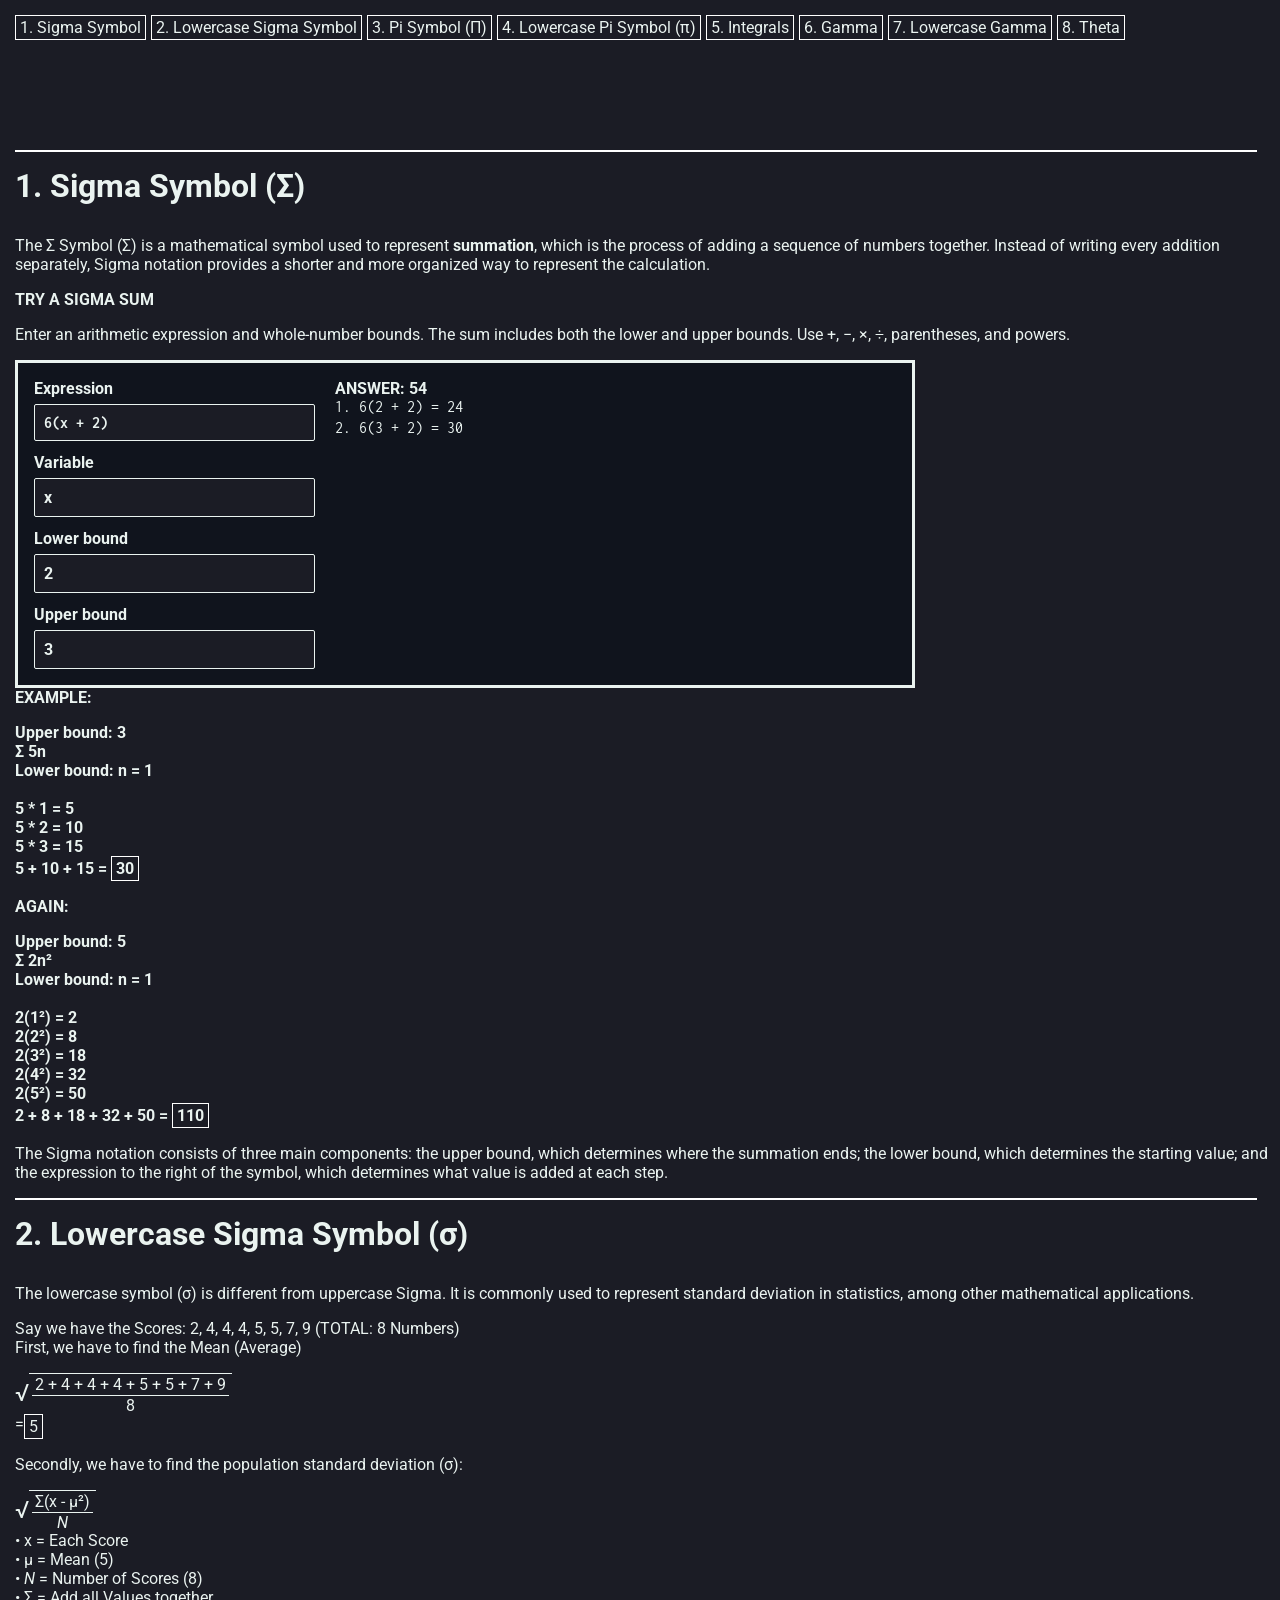
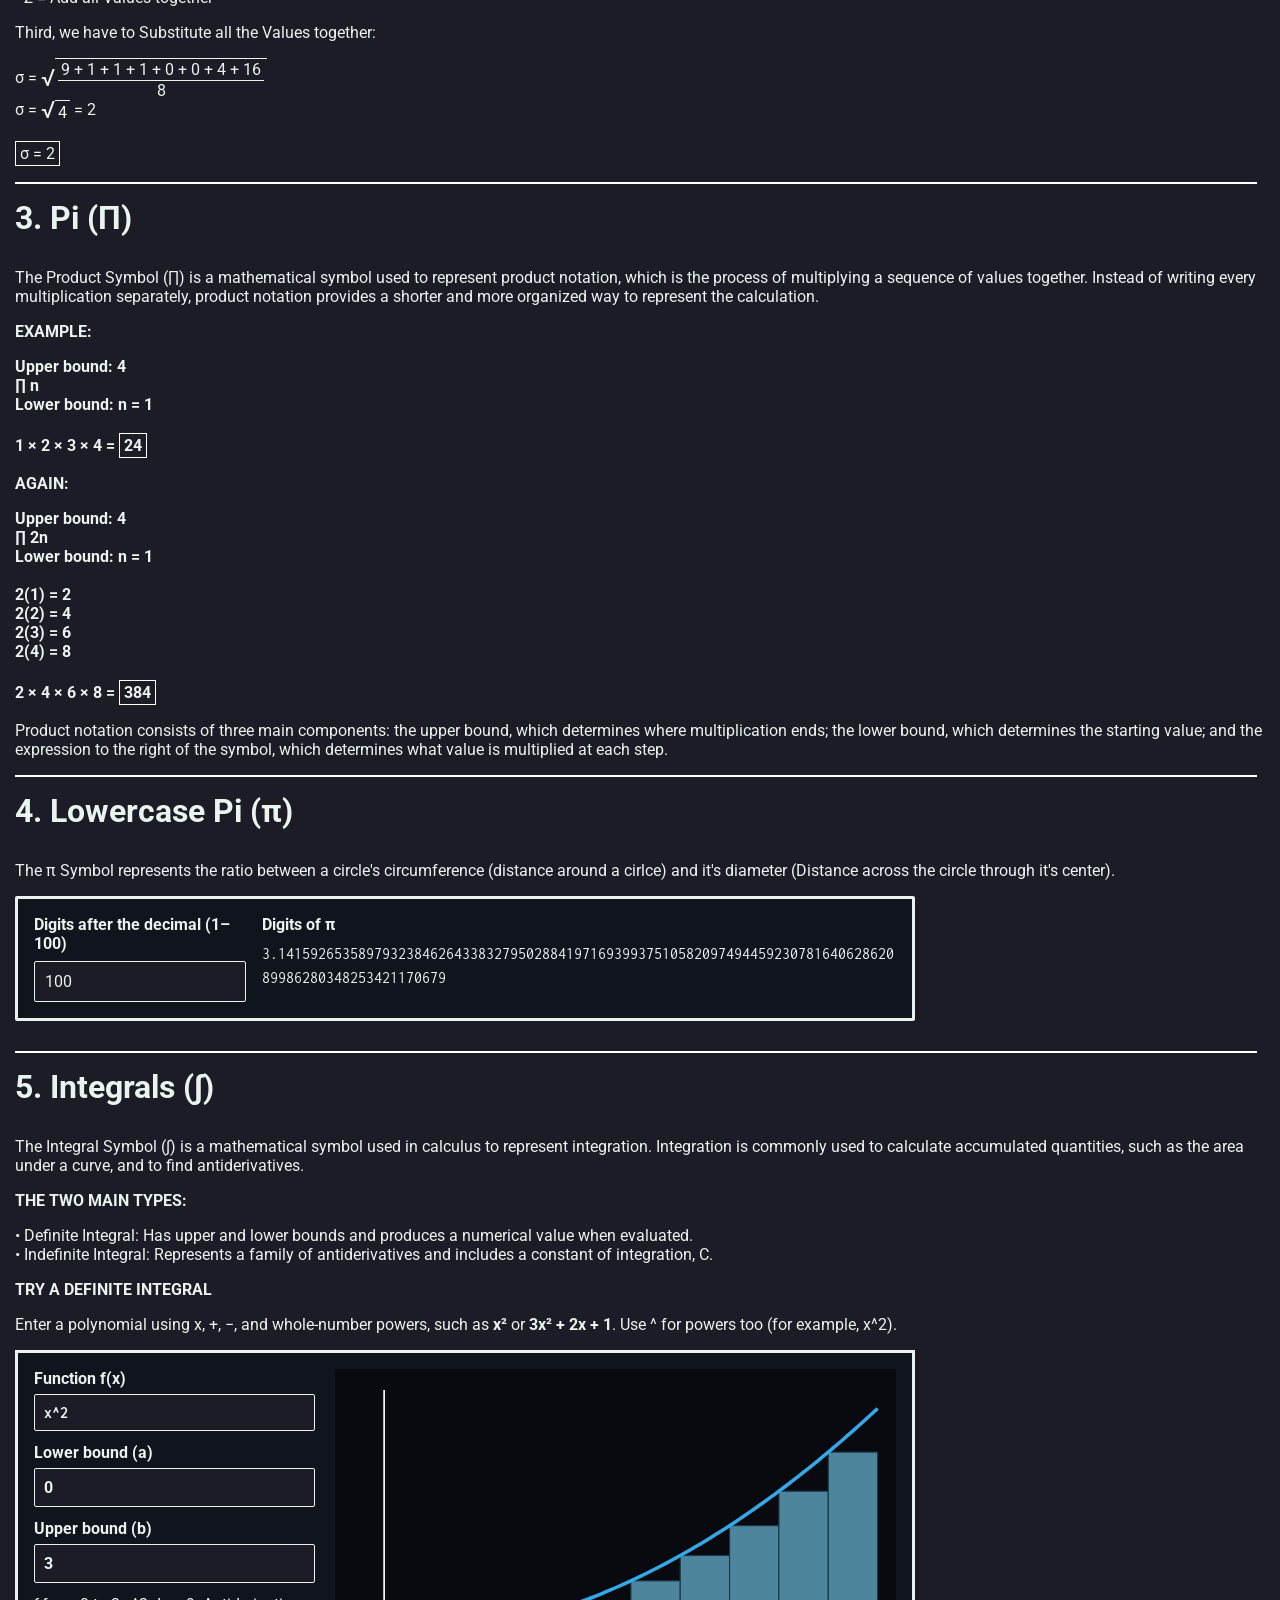
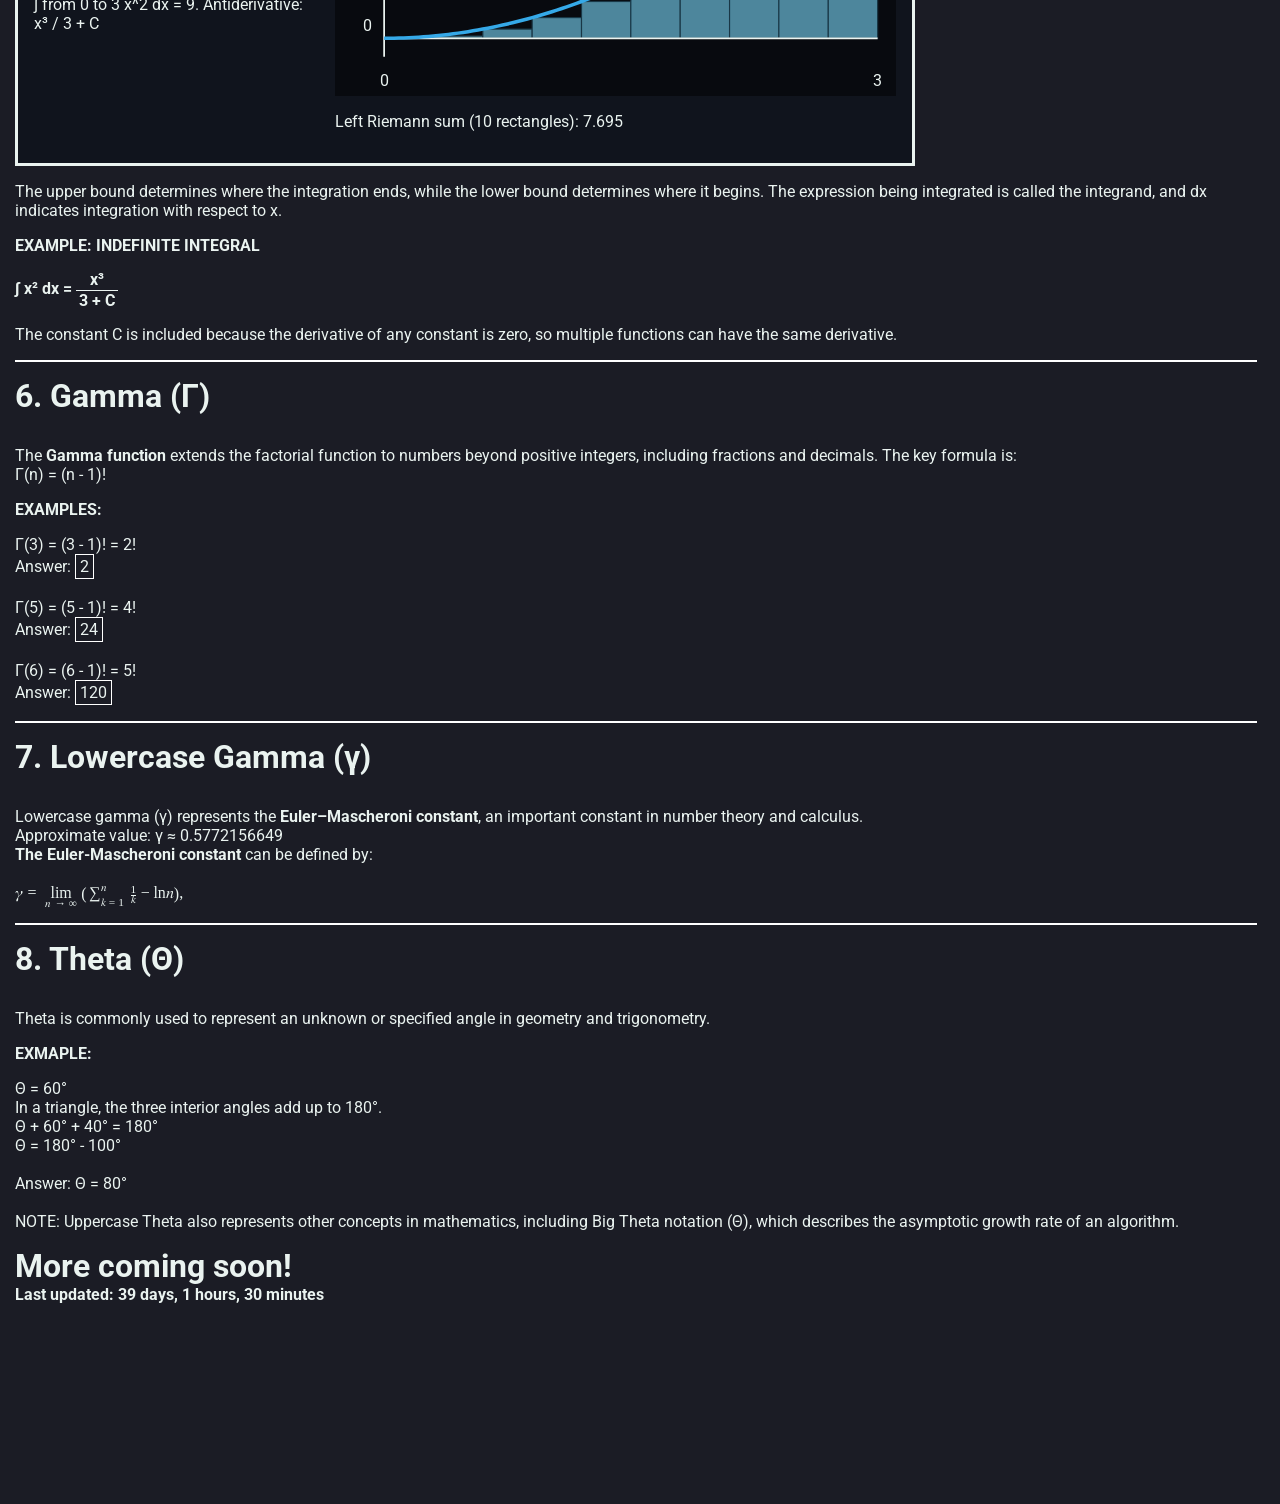
<file: mathcheatsheet.html>
<!DOCTYPE html>
<html xmlns="http://www.w3.org/1999/xhtml" dir="ltr" xml:lang="en-US">
    <head>
        <meta charset="UTF-8">
        <meta name="viewport" content="width=device-width, initial-scale=1.0">
        <link rel="preconnect" href="https://fonts.googleapis.com">
        <link rel="preconnect" href="https://fonts.gstatic.com" crossorigin>
        <link href="https://fonts.googleapis.com/css2?family=Arimo:ital,wght@0,400..700;1,400..700&family=Asap+Sharp:ital,wght@0,100..900;1,100..900&family=Bebas+Neue&family=Inconsolata:wght@200..900&family=Inter:ital,opsz,wght@0,14..32,100..900;1,14..32,100..900&family=Lato:ital,wght@0,100;0,300;0,400;0,700;0,900;1,100;1,300;1,400;1,700;1,900&family=Roboto:ital,wght@0,100..900;1,100..900&family=Rubik:ital,wght@0,300..900;1,300..900&family=Source+Code+Pro:ital,wght@0,200..900;1,200..900&family=Source+Sans+3:ital,wght@0,200..900;1,200..900&family=Ubuntu:ital,wght@0,300;0,400;0,500;0,700;1,300;1,400;1,500;1,700&family=Work+Sans:ital,wght@0,100..900;1,100..900&display=swap" rel="stylesheet">
        <link rel="stylesheet" href="https://fonts.googleapis.com/css2?family=Material+Symbols+Outlined"/>
        <title>Coderroutetech || Math CheatSheet</title>
        <style>
            /*
            maybe next time lil rooter
            :root {
                --other: rgba(255, 255, 255, 0.12);
            }
            */
        </style>
        <style>
            body, html {
                margin: 0;
                width: 100%;
                min-height: 100vh;
            }

            body {
                background-color: #1b1c25;
                font-family: 'Roboto', monospace;
                overflow-x: hidden;
                overflow-y: visible;
            }

            main {
                width: 100%;
                min-height: 100vh;
                height: auto;
                color: #eaf3f0;
                padding: 15px 10px 0 15px;
                box-sizing: border-box;
            }

            [boxedalt] {
                display: inline-block;
                border: 1px solid #fff;
                border-radius: 0;
                padding: 2px 4px;
            }

            .fraction {
                display: inline-grid;
                grid-template-rows: auto auto;
                vertical-align: middle;
                text-align: center;
                line-height: 1.1;
            }

            .fraction__numerator {
                border-bottom: 1px solid currentColor;
                padding: 0 3px 1px;
            }

            .fraction__denominator {
                padding: 1px 3px 0;
            }

            .radical {
                display: inline-flex;
                align-items: center;
                vertical-align: middle;
            }

            .radical__sign {
                font-size: 1.5em;
                line-height: 0.9;
            }

            .radical__content {
                border-top: 1px solid currentColor;
                padding: 2px 3px 0;
            }
        </style>
        <style>
            sigma::before { content: "Σ"; }
            lowsigma::before { content: "σ"; }

            integral::before { content: "∫"; }

            product::before { content: "∏"; }

            infinity::before { content: "∞"; }

            nabla::before { content: "∇"; }

            partial::before { content: "∂"; }

            radical::before { content: "√"; }

            delta::before { content: "Δ"; }
            lowdelta::before { content: "δ"; }

            pi::before { content: "Π"; }
            lowpi::before { content: "π"; }

            theta::before { content: "Θ"; }
            lowtheta::before { content: "θ"; }

            lambda::before { content: "Λ"; }
            lowlambda::before { content: "λ"; }

            gamma::before { content: "Γ"; }
            lowgamma::before { content: "γ"; }

            phi::before { content: "Φ"; }
            lowphi::before { content: "φ"; }

            omega::before { content: "Ω"; }
            lowomega::before { content: "ω"; }

            mu::before {
                content: "μ";
            }
        </style>
    </head>
    <body>
        <style> [data-visible="off"] { display: none; } #SVGSholder { width: 100%; height: 100vh; font-size: 15px; user-select: none; } #SVGSpv { padding: 15px 0 0 15px; font-family: 'Lato'; color: white;}</style>
        <div id="SVGSholder" data-visible="off">
            <div id="SVGSpv">
                <style>
                    main {
                        display: none;
                    }
                </style>
                
                <sigma></sigma>
                <lowsigma></lowsigma>

                <integral></integral>
                <product></product>
                <infinity></infinity>
                <nabla></nabla>
                <partial></partial>
                <radical></radical>

                <delta></delta>
                <lowdelta></lowdelta>

                <pi></pi>
                <lowpi></lowpi>

                <theta></theta>
                <lowtheta></lowtheta>

                <lambda></lambda>
                <lowlambda></lowlambda>

                <gamma></gamma>
                <lowgamma></lowgamma>

                <phi></phi>
                <lowphi></lowphi>

                <omega></omega>
                <lowomega></lowomega>

                <mu></mu>

                <h1 boxedalt>test</h1>
                <br>
                <p>/frac40&4</p>
                <br>
                <p>radicals(/frac40&4)</p>
                <br>
                <p>3^26</p>
            </div>
        </div>
        <script>const SVGs = document.getElementById("SVGSholder"); const SVGmain = document.getElementById("SVGSpv"); if (SVGs.dataset.visible === "off") { SVGmain.innerHTML = "" } else if (SVGs.dataset.visible === "true") { SVGs.style.display = "block" }
        </script>
        <main>
            <style>
                #sectorspage {
                    width: 100%;
                    height: 120px;
                    gap: 5px;
                }

                [sector] {
                    cursor: pointer;
                }

                padding {
                    padding-top: 15px;
                    width: 100%;
                    height: auto;
                    display: block;
                }

                row {
                    display: flex;
                    flex-direction: row;
                }

                column {
                    display: flex;
                    flex-direction: column;
                }

                h1, h2, h3, h4, h5, h6 {
                    margin: 0;
                }

                [bold] {
                    font-weight: bold;
                }

                [hrdiff] {
                    width: 95%;
                    padding-left: 50px;
                    height: 2px;
                    background-color: #fff;
                }

                p {
                    white-space: normal;
                    overflow-wrap: break-word;
                    max-width: 100%;
                    box-sizing: border-box;
                }
            </style>
            <div id="sectorspage">
                <row>
                    <div id="sect1" sectorid="1el" sector boxedalt>1. Sigma Symbol</div>
                    <div style="padding-left: 5px;"></div>
                    <div id="sect1" sectorid="2el" sector boxedalt>2. Lowercase Sigma Symbol </div>
                    <div style="padding-left: 5px;"></div>
                    <div id="sect1" sectorid="3el" sector boxedalt>3. Pi Symbol (<pi></pi>) </div>
                    <div style="padding-left: 5px;"></div>
                    <div id="sect1" sectorid="4el" sector boxedalt>4. Lowercase Pi Symbol (<lowpi></lowpi>) </div>
                    <div style="padding-left: 5px;"></div>
                    <div id="sect1" sectorid="5el" sector boxedalt>5. Integrals </div>
                    <div style="padding-left: 5px;"></div>
                    <div id="sect1" sectorid="6el" sector boxedalt>6. Gamma </div>
                    <div style="padding-left: 5px;"></div>
                    <div id="sect1" sectorid="7el" sector boxedalt>7. Lowercase Gamma </div>
                    <div style="padding-left: 5px;"></div>
                    <div id="sect1" sectorid="8el" sector boxedalt>8. Theta </div>
                </row>
            </div>
            <padding></padding>
            <div hrdiff></div>
            <padding></padding>
            <row><h1><span sectoridsct="1sl">1. </span> Sigma Symbol (<sigma></sigma>)</h1></row>
            <padding></padding>
            <p>The <sigma></sigma> Symbol (<sigma></sigma>) is a mathematical
                symbol used to represent <b>summation</b>, which is the process
                of adding a sequence of numbers together. Instead of writing
                every addition separately, Sigma notation provides a shorter
                and more organized way to represent the calculation.
            </p>
            <h4>TRY A SIGMA SUM</h4>
            <p>Enter an arithmetic expression and whole-number bounds. The sum includes both the lower and upper bounds. Use +, −, ×, ÷, parentheses, and powers.</p>
            <style>
                #sigma-calculator {
                    display: grid;
                    grid-template-columns: minmax(220px, 1fr) minmax(0, 2fr);
                    gap: 20px;
                    width: min(900px, 100%);
                    padding: 16px;
                    color: #eaf3f0;
                    background-color: #10141d;
                    border: 3px solid #eaf3f0;
                    box-sizing: border-box;
                }

                .sigma-fields {
                    display: grid;
                    align-content: start;
                    gap: 12px;
                }

                .sigma-fields label {
                    display: grid;
                    gap: 6px;
                    font-weight: 700;
                }

                .sigma-fields input {
                    width: 100%;
                    padding: 9px;
                    color: #eaf3f0;
                    background-color: #1b1c25;
                    border: 1px solid #eaf3f0;
                    border-radius: 2px;
                    box-sizing: border-box;
                    font: inherit;
                }

                #sigma-expression {
                    font-family: 'Inconsolata', monospace;
                }

                #sigma-result {
                    margin: 0;
                    font-weight: 700;
                }

                #sigma-steps {
                    margin: 0;
                    padding-left: 24px;
                    overflow-wrap: anywhere;
                    font-family: 'Inconsolata', monospace;
                }

                #sigma-steps li + li {
                    margin-top: 4px;
                }

                @media (max-width: 600px) {
                    #sigma-calculator {
                        grid-template-columns: 1fr;
                    }
                }
            </style>
            <div id="sigma-calculator">
                <div class="sigma-fields">
                    <label for="sigma-expression">Expression
                        <input id="sigma-expression" type="text" value="6(x + 2)" autocomplete="off" spellcheck="false">
                    </label>
                    <label for="sigma-variable">Variable
                        <input id="sigma-variable" type="text" value="x" maxlength="1" autocomplete="off" spellcheck="false">
                    </label>
                    <label for="sigma-lower">Lower bound
                        <input id="sigma-lower" type="number" value="2" step="1">
                    </label>
                    <label for="sigma-upper">Upper bound
                        <input id="sigma-upper" type="number" value="3" step="1">
                    </label>
                </div>
                <div>
                    <p id="sigma-result" aria-live="polite"></p>
                    <ol id="sigma-steps"></ol>
                </div>
            </div>
            <h4>EXAMPLE:</h4>
            <p bold>
                Upper bound: 3 <br>
                <sigma></sigma> 5n <br>
                Lower bound: n = 1 <br>
                <br>
                5 * 1 = 5 <br>
                5 * 2 = 10 <br>
                5 * 3 = 15 <br>
                5 + 10 + 15 = <span boxedalt>30</span>
            </p>
            <h4>AGAIN:</h4>
            <p bold>
                Upper bound: 5 <br>
                <sigma></sigma> 2n² <br>
                Lower bound: n = 1 <br>
                <br>
                2(1²) = 2 <br>
                2(2²) = 8 <br>
                2(3²) = 18 <br>
                2(4²) = 32 <br>
                2(5²) = 50 <br>
                2 + 8 + 18 + 32 + 50 = <span boxedalt>110</span>
            </p>
            <p>The Sigma notation consists of three main components: the upper
                bound, which determines where the summation ends; the lower
                bound, which determines the starting value; and the expression
                to the right of the symbol, which determines what value is
                added at each step.
            </p>
            <div hrdiff></div>
            <padding></padding>
            <row><h1><span sectoridsct="2sl">2. </span> Lowercase Sigma Symbol (<lowsigma></lowsigma>)</h1></row>
            <padding></padding>
            <p>
                The lowercase symbol (<lowsigma></lowsigma>) is different from
                uppercase Sigma. It is commonly used to represent standard
                deviation in statistics, among other mathematical applications.
            </p>
            <p>
                Say we have the Scores: 2, 4, 4, 4, 5, 5, 7, 9 (TOTAL: 8 Numbers)<br>
                First, we have to find the Mean (Average)
            </p>
            <p>
                <row>radicals(/frac2 + 4 + 4 + 4 + 5 + 5 + 7 + 9&8) = <span boxedalt>5</span> </row>
            </p>
            <p>
                Secondly, we have to find the population standard deviation (<lowsigma></lowsigma>):
            </p>
            <p>
                radicals(/frac<sigma></sigma>(x - <mu></mu>²)&<i>N</i>) <br>
                • x = Each Score <br> 
                • <mu></mu> = Mean (5) <br>
                • <i>N</i> = Number of Scores (8) <br>
                • <sigma></sigma> = Add all Values together
            </p>
            <p>
                Third, we have to Substitute all the Values together:
            </p>
            <p>
                <lowsigma></lowsigma> = radicals(/frac9 + 1 + 1 + 1 + 0 + 0 + 4 + 16&8) <br>
                <lowsigma></lowsigma> = radicals(4) = 2 <br>
                <br>
                <span boxedalt><lowsigma></lowsigma> = 2</span>
            </p>
            <div hrdiff></div>
            <padding></padding>
            <row><h1><span sectoridsct="3sl">3. </span>Pi (<pi></pi>)</h1></row>
            <padding></padding>
            <p>
                The Product Symbol (<product></product>) is a mathematical
                symbol used to represent product notation, which is the
                process of multiplying a sequence of values together.
                Instead of writing every multiplication separately,
                product notation provides a shorter and more organized
                way to represent the calculation.
            </p>
            <h4>EXAMPLE:</h4>
            <p bold>
                Upper bound: 4 <br>
                <product></product> n <br>
                Lower bound: n = 1 <br><br>
                1 × 2 × 3 × 4 = <span boxedalt>24</span>
            </p>
            <h4>AGAIN:</h4>
            <p bold>
                Upper bound: 4 <br>
                <product></product> 2n <br>
                Lower bound: n = 1 <br><br>
                2(1) = 2 <br>
                2(2) = 4 <br>
                2(3) = 6 <br>
                2(4) = 8 <br><br>
                2 × 4 × 6 × 8 = <span boxedalt>384</span>
            </p>
            <p>
                Product notation consists of three main components:
                the upper bound, which determines where multiplication
                ends; the lower bound, which determines the starting
                value; and the expression to the right of the symbol,
                which determines what value is multiplied at each step.
            </p>
            <div hrdiff></div>
            <padding></padding>
            <row><h1><span sectoridsct="4sl">4. </span>Lowercase Pi (<lowpi></lowpi>)</h1></row>
            <padding></padding>
            <p>
                The <lowpi></lowpi> Symbol represents the ratio between
                a circle's circumference (distance around a cirlce) and it's
                diameter (Distance across the circle through it's center).
            </p>
            <style>
                #calculator {
                    display: grid;
                    grid-template-columns: minmax(180px, 1fr) minmax(0, 3fr);
                    gap: 16px;
                    width: min(900px, 100%);
                    min-height: 120px;
                    padding: 16px;
                    background-color: #10141d;
                    border: 3px solid #eaf3f0;
                    border-radius: 2px;
                    box-sizing: border-box;
                }

                .pi-count-control,
                .pi-display {
                    display: flex;
                    flex-direction: column;
                    gap: 8px;
                }

                .pi-count-control label,
                .pi-display h2 {
                    font-size: 1rem;
                    font-weight: 700;
                }

                #pi-digit-count {
                    width: 100%;
                    padding: 10px;
                    color: #eaf3f0;
                    background-color: #1b1c25;
                    border: 1px solid #eaf3f0;
                    border-radius: 2px;
                    box-sizing: border-box;
                    font: inherit;
                }

                #pi-digits {
                    margin: 0;
                    overflow-wrap: anywhere;
                    font-family: 'Inconsolata', monospace;
                    line-height: 1.5;
                }

                @media (max-width: 600px) {
                    #calculator {
                        grid-template-columns: 1fr;
                    }
                }
            </style>
            <div id="calculator">
                <div class="pi-count-control">
                    <label for="pi-digit-count">Digits after the decimal (1–100)</label>
                    <input id="pi-digit-count" type="number" min="1" max="100" step="1" value="100">
                </div>
                <section class="pi-display" aria-labelledby="pi-display-heading">
                    <h2 id="pi-display-heading">Digits of π</h2>
                    <p id="pi-digits" aria-live="polite">3.1415926535897932384626433832795028841971693993751058209749445923078164062862089986280348253421170679</p>
                </section>
            </div>
            <padding></padding>
            <padding></padding>
            <div hrdiff></div>
            <padding></padding>
            <row><h1><span sectoridsct="5sl">5. </span> Integrals (<integral></integral>)</h1></row>
            <padding></padding>
            <p>
                The Integral Symbol (<integral></integral>) is a mathematical
                symbol used in calculus to represent integration. Integration
                is commonly used to calculate accumulated quantities, such as
                the area under a curve, and to find antiderivatives.
            </p>
            <h4>THE TWO MAIN TYPES:</h4>
            <p>
                • Definite Integral: Has upper and lower bounds and produces
                a numerical value when evaluated. <br>
                • Indefinite Integral: Represents a family of antiderivatives
                and includes a constant of integration, C.
            </p>
            <h4>TRY A DEFINITE INTEGRAL</h4>
            <p>
                Enter a polynomial using x, +, −, and whole-number powers, such as
                <b>x²</b> or <b>3x² + 2x + 1</b>. Use ^ for powers too (for example, x^2).
            </p>
            <style>
                #integral-calculator {
                    display: grid;
                    grid-template-columns: minmax(220px, 1fr) minmax(0, 2fr);
                    gap: 20px;
                    width: min(900px, 100%);
                    padding: 16px;
                    color: #eaf3f0;
                    background-color: #10141d;
                    border: 3px solid #eaf3f0;
                    box-sizing: border-box;
                }

                .integral-fields {
                    display: grid;
                    align-content: start;
                    gap: 12px;
                }

                .integral-fields label {
                    display: grid;
                    gap: 6px;
                    font-weight: 700;
                }

                .integral-fields input {
                    width: 100%;
                    padding: 9px;
                    color: #eaf3f0;
                    background-color: #1b1c25;
                    border: 1px solid #eaf3f0;
                    border-radius: 2px;
                    box-sizing: border-box;
                    font: inherit;
                }

                #integral-expression {
                    font-family: 'Inconsolata', monospace;
                }

                #integral-result {
                    min-height: 3em;
                    margin: 0;
                }

                #integral-graph {
                    display: block;
                    width: 100%;
                    height: auto;
                    background-color: #080a0f;
                }

                #integral-graph .integral-axis {
                    stroke: #eaf3f0;
                    stroke-width: 1.5;
                }

                #integral-graph .integral-curve {
                    fill: none;
                    stroke: #35a9e8;
                    stroke-width: 3;
                }

                #integral-graph .integral-rectangle {
                    fill: #72c9e8;
                    fill-opacity: 0.65;
                    stroke: #193746;
                    stroke-width: 1;
                }

                #integral-graph text {
                    fill: #eaf3f0;
                    font: 14px 'Roboto', sans-serif;
                }

                @media (max-width: 600px) {
                    #integral-calculator {
                        grid-template-columns: 1fr;
                    }
                }
            </style>
            <div id="integral-calculator">
                <div class="integral-fields">
                    <label for="integral-expression">
                        Function f(x)
                        <input id="integral-expression" type="text" value="x^2" autocomplete="off" spellcheck="false">
                    </label>
                    <label for="integral-lower">Lower bound (a)
                        <input id="integral-lower" type="number" value="0" step="any">
                    </label>
                    <label for="integral-upper">Upper bound (b)
                        <input id="integral-upper" type="number" value="3" step="any">
                    </label>
                    <p id="integral-result" aria-live="polite"></p>
                </div>
                <div>
                    <svg id="integral-graph" viewBox="0 0 480 280" role="img" aria-label="Graph of the function and rectangles approximating the definite integral">
                        <title>Definite integral area approximation</title>
                    </svg>
                    <p id="integral-approximation">Shaded rectangles show a left-endpoint approximation using 10 rectangles.</p>
                </div>
            </div>
            <p>
                The upper bound determines where the integration ends, while
                the lower bound determines where it begins. The expression
                being integrated is called the integrand, and dx indicates
                integration with respect to x.
            </p>

            <h4>EXAMPLE: INDEFINITE INTEGRAL</h4>
            <p bold>
                <integral></integral> x² dx = /frac x³&\3 + C\
            </p>

            <p>
                The constant C is included because the derivative of any
                constant is zero, so multiple functions can have the same
                derivative.
            </p>
            <div hrdiff></div>
            <padding></padding>
            <row><h1><span sectoridsct="6sl">6. </span> Gamma (<gamma></gamma>)</h1></row>
            <padding></padding>
            <p>
                The <b>Gamma function</b> extends the factorial function to numbers beyond positive integers, including fractions and decimals.
                The key formula is: <br>
                <gamma></gamma>(n) = (n - 1)!
            </p>
            <h4>EXAMPLES:</h4>
            <p>
                <gamma></gamma>(3) = (3 - 1)! = 2! <br>
                Answer: <span boxedalt>2</span> <br>
                <br>
                <gamma></gamma>(5) = (5 - 1)! = 4! <br>
                Answer: <span boxedalt>24</span> <br>
                <br>
                <gamma></gamma>(6) = (6 - 1)! = 5! <br>
                Answer: <span boxedalt>120</span>
            </p>
            <div hrdiff></div>
            <padding></padding>
            <row><h1><span sectoridsct="7sl">7. </span> Lowercase Gamma (<lowgamma></lowgamma>)</h1></row>
            <padding></padding>
            <p>
                Lowercase gamma (<lowgamma></lowgamma>) represents the
                <b>Euler–Mascheroni constant</b>, an important constant
                in number theory and calculus.
                <br>
                Approximate value: <lowgamma></lowgamma> ≈ 0.5772156649 <br>
                <b>The Euler-Mascheroni constant</b> can be defined by:
                 <br> <br>
                <math aria-label="gamma equals the limit as n approaches infinity of the sum from k equals 1 to n of 1 over k, minus the natural logarithm of n">
                    <mi>γ</mi>
                    <mo>=</mo>
                    <munder>
                        <mo>lim</mo>
                        <mrow><mi>n</mi><mo>→</mo><mi>∞</mi></mrow>
                    </munder>
                    <mrow>
                        <mo>(</mo>
                        <munderover>
                            <mo>∑</mo>
                            <mrow><mi>k</mi><mo>=</mo><mn>1</mn></mrow>
                            <mi>n</mi>
                        </munderover>
                        <mfrac><mn>1</mn><mi>k</mi></mfrac>
                        <mo>−</mo>
                        <mi mathvariant="normal">ln</mi>
                        <mi>n</mi>
                        <mo>)</mo>
                        <mo>,</mo>
                    </mrow>
                </math>
            </p>
            <div hrdiff></div>
            <padding></padding>
            <row><h1><span sectoridsct="8sl">8. </span> Theta (<theta></theta>)</h1></row>
            <padding></padding>
            <p>
                Theta is commonly used to represent an unknown or specified angle in geometry and trigonometry.
            </p>
            <h4>EXMAPLE:</h4>
            <p>
                <theta></theta> = 60° <br>
                In a triangle, the three interior angles add up to 180°. <br>
                <theta></theta> + 60° + 40° = 180° <br>
                <theta></theta> = 180° - 100° <br>
                <br>
                Answer: <theta></theta> = 80° <br>
                <br>
                NOTE: Uppercase Theta also represents other concepts in mathematics, including Big Theta notation (<theta></theta>), which describes the asymptotic growth rate of an algorithm.
            </p>
            <h1>More coming soon!</h1>
            <h4>Last updated: <time id="last-updated-timer" datetime="2026-10-26T17:11:33Z">0 days, 0 hours, 0 minutes</time></h4>
            <script>
                const lastUpdatedAt = Date.parse(
                    document.getElementById("last-updated-timer").dateTime
                );
                const lastUpdatedTimer = document.getElementById("last-updated-timer");

                function updateLastUpdatedTimer() {
                    const elapsedMinutes = Math.max(
                        0,
                        Math.floor((Date.now() - lastUpdatedAt) / 60_000)
                    );
                    const days = Math.floor(elapsedMinutes / 1440);
                    const hours = Math.floor((elapsedMinutes % 1440) / 60);
                    const minutes = elapsedMinutes % 60;

                    lastUpdatedTimer.textContent =
                        `${days} days, ${hours} hours, ${minutes} minutes`;
                }

                updateLastUpdatedTimer();
                setInterval(updateLastUpdatedTimer, 60_000);
            </script>
            <div style="width: 100%; height: 200px; display: block;">
                
            </div>
            <script>
                const sigmaExpressionInput = document.getElementById("sigma-expression");
                const sigmaVariableInput = document.getElementById("sigma-variable");
                const sigmaLowerInput = document.getElementById("sigma-lower");
                const sigmaUpperInput = document.getElementById("sigma-upper");
                const sigmaResult = document.getElementById("sigma-result");
                const sigmaSteps = document.getElementById("sigma-steps");
                const sigmaSuperscriptDigits = { "⁰": "0", "¹": "1", "²": "2", "³": "3", "⁴": "4", "⁵": "5", "⁶": "6", "⁷": "7", "⁸": "8", "⁹": "9" };

                function tokenizeSigmaExpression(expression, variable) {
                    const normalized = expression
                        .replace(/[⁰¹²³⁴⁵⁶⁷⁸⁹]/g, digit => `^${sigmaSuperscriptDigits[digit]}`)
                        .replace(/[−–]/g, "-")
                        .replace(/×/g, "*")
                        .replace(/[÷]/g, "/")
                        .replace(/\s+/g, "")
                        .toLowerCase();
                    if (!normalized || normalized.length > 100) {
                        throw new Error("Enter an expression with 1–100 characters.");
                    }

                    const tokens = [];
                    let position = 0;
                    while (position < normalized.length) {
                        const match = /^(?:\d+(?:\.\d*)?|\.\d+|[a-z]|[()+\-*/^])/.exec(normalized.slice(position));
                        if (!match) {
                            throw new Error("Use numbers, the selected variable, +, −, ×, ÷, parentheses, and powers.");
                        }

                        const value = match[0];
                        if (/^[a-z]$/.test(value) && value !== variable) {
                            throw new Error(`The only allowed variable is "${variable}".`);
                        }
                        tokens.push(value);
                        position += value.length;
                    }

                    const expandedTokens = [];
                    for (const token of tokens) {
                        const previous = expandedTokens[expandedTokens.length - 1];
                        const previousEndsValue = previous === ")" || previous === variable || /^(?:\d|\.)/.test(previous || "");
                        const currentStartsValue = token === "(" || token === variable || /^(?:\d|\.)/.test(token);
                        if (previousEndsValue && currentStartsValue) {
                            if (/^(?:\d|\.)/.test(previous) && /^(?:\d|\.)/.test(token)) {
                                throw new Error("Put an operator between numbers.");
                            }
                            expandedTokens.push("*");
                        }
                        expandedTokens.push(token);
                    }
                    return expandedTokens;
                }

                function parseSigmaExpression(tokens) {
                    let position = 0;

                    function parsePrimary() {
                        const token = tokens[position++];
                        if (token === undefined) throw new Error("The expression is incomplete.");
                        if (token === "(") {
                            const node = parseAddition();
                            if (tokens[position++] !== ")") throw new Error("Check the parentheses in the expression.");
                            return node;
                        }
                        if (/^\d/.test(token) || /^\.\d/.test(token)) {
                            return { type: "number", value: Number(token) };
                        }
                        if (/^[a-z]$/.test(token)) return { type: "variable" };
                        throw new Error("Expected a number, variable, or parenthesized expression.");
                    }

                    function parsePower() {
                        const base = parsePrimary();
                        if (tokens[position] !== "^") return base;
                        position++;
                        const exponent = parseUnary();
                        return { type: "binary", operator: "^", left: base, right: exponent };
                    }

                    function parseUnary() {
                        if (tokens[position] === "+" || tokens[position] === "-") {
                            const operator = tokens[position++];
                            return { type: "unary", operator, operand: parseUnary() };
                        }
                        return parsePower();
                    }

                    function parseMultiplication() {
                        let node = parseUnary();
                        while (tokens[position] === "*" || tokens[position] === "/") {
                            const operator = tokens[position++];
                            node = { type: "binary", operator, left: node, right: parseUnary() };
                        }
                        return node;
                    }

                    function parseAddition() {
                        let node = parseMultiplication();
                        while (tokens[position] === "+" || tokens[position] === "-") {
                            const operator = tokens[position++];
                            node = { type: "binary", operator, left: node, right: parseMultiplication() };
                        }
                        return node;
                    }

                    const tree = parseAddition();
                    if (position !== tokens.length) throw new Error("Check the expression syntax.");
                    return tree;
                }

                function evaluateSigmaExpression(node, variableValue) {
                    if (node.type === "number") return node.value;
                    if (node.type === "variable") return variableValue;
                    if (node.type === "unary") {
                        const value = evaluateSigmaExpression(node.operand, variableValue);
                        return node.operator === "-" ? -value : value;
                    }

                    const left = evaluateSigmaExpression(node.left, variableValue);
                    const right = evaluateSigmaExpression(node.right, variableValue);
                    if (node.operator === "+") return left + right;
                    if (node.operator === "-") return left - right;
                    if (node.operator === "*") return left * right;
                    if (node.operator === "/") {
                        if (right === 0) throw new Error("The expression divides by zero.");
                        return left / right;
                    }
                    if (!Number.isInteger(right) || Math.abs(right) > 8) {
                        throw new Error("Powers must be whole numbers from −8 to 8.");
                    }
                    return left ** right;
                }

                function updateSigma() {
                    sigmaSteps.replaceChildren();
                    try {
                        const variable = sigmaVariableInput.value.trim().toLowerCase();
                        if (!/^[a-z]$/.test(variable)) {
                            throw new Error("Choose a single letter as the variable.");
                        }
                        const lower = Number(sigmaLowerInput.value);
                        const upper = Number(sigmaUpperInput.value);
                        if (!Number.isInteger(lower) || !Number.isInteger(upper)) {
                            throw new Error("Enter whole-number lower and upper bounds.");
                        }
                        if (Math.abs(lower) > 1000 || Math.abs(upper) > 1000) {
                            throw new Error("Keep bounds between −1,000 and 1,000.");
                        }
                        if (upper < lower) throw new Error("The upper bound must be at least the lower bound.");
                        if (upper - lower + 1 > 100) {
                            throw new Error("Use at most 100 terms in one sum.");
                        }

                        const tree = parseSigmaExpression(tokenizeSigmaExpression(sigmaExpressionInput.value, variable));
                        const evaluatedTerms = [];
                        for (let value = lower; value <= upper; value++) {
                            const result = evaluateSigmaExpression(tree, value);
                            if (!Number.isFinite(result) || Math.abs(result) > 1e12) {
                                throw new Error("A term is too large to calculate safely.");
                            }
                            evaluatedTerms.push({ value, result });
                        }

                        const total = evaluatedTerms.reduce((sum, term) => sum + term.result, 0);
                        if (!Number.isFinite(total)) throw new Error("The sum is too large to calculate safely.");
                        const numberFormat = new Intl.NumberFormat("en-US", { maximumFractionDigits: 8 });
                        const substitutionPattern = new RegExp(variable, "gi");
                        evaluatedTerms.forEach(term => {
                            const item = document.createElement("li");
                            const substituted = sigmaExpressionInput.value.replace(
                                substitutionPattern,
                                term.value < 0 ? `(${term.value})` : String(term.value)
                            );
                            item.textContent = `${substituted} = ${numberFormat.format(term.result)}`;
                            sigmaSteps.append(item);
                        });
                        sigmaResult.textContent = `ANSWER: ${numberFormat.format(total)}`;
                    } catch (error) {
                        sigmaResult.textContent = error.message;
                    }
                }

                [sigmaExpressionInput, sigmaVariableInput, sigmaLowerInput, sigmaUpperInput]
                    .forEach(input => input.addEventListener("input", updateSigma));
                updateSigma();
            </script>
            <script>
                const piDigitCountInput = document.getElementById("pi-digit-count");
                const piDigitsOutput = document.getElementById("pi-digits");
                const piFractionalDigits = "1415926535897932384626433832795028841971693993751058209749445923078164062862089986280348253421170679";

                piDigitCountInput.addEventListener("input", () => {
                    if (piDigitCountInput.value === "") {
                        piDigitsOutput.textContent = "Enter a whole number from 1 to 100.";
                        return;
                    }

                    const digitCount = Math.max(1, Math.min(100, Math.floor(Number(piDigitCountInput.value))));
                    piDigitCountInput.value = String(digitCount);
                    piDigitsOutput.textContent = `3.${piFractionalDigits.slice(0, digitCount)}`;
                });
            </script>
            <script>
                const integralExpressionInput = document.getElementById("integral-expression");
                const integralLowerInput = document.getElementById("integral-lower");
                const integralUpperInput = document.getElementById("integral-upper");
                const integralResult = document.getElementById("integral-result");
                const integralGraph = document.getElementById("integral-graph");
                const superscriptDigits = { "⁰": "0", "¹": "1", "²": "2", "³": "3", "⁴": "4", "⁵": "5", "⁶": "6", "⁷": "7", "⁸": "8", "⁹": "9" };
                const displaySuperscripts = ["⁰", "¹", "²", "³", "⁴", "⁵", "⁶", "⁷", "⁸", "⁹"];

                function parsePolynomial(expression) {
                    const normalized = expression
                        .replace(/[⁰¹²³⁴⁵⁶⁷⁸⁹]/g, digit => `^${superscriptDigits[digit]}`)
                        .replace(/−/g, "-")
                        .replace(/\s+/g, "");
                    if (!normalized || normalized.length > 100) {
                        throw new Error("Enter a polynomial with up to 100 characters.");
                    }

                    const terms = normalized.match(/[+-]?[^+-]+/g);
                    if (!terms || terms.join("") !== normalized) {
                        throw new Error("Use polynomial terms separated by + or − signs.");
                    }

                    const coefficients = new Map();
                    for (const term of terms) {
                        const match = /^([+-]?)(?:(\d+(?:\.\d*)?|\.\d+)?x(?:\^(\d+))?|(\d+(?:\.\d*)?|\.\d+))$/i.exec(term);
                        if (!match) {
                            throw new Error("Use terms like x^2, 3x, or 4; powers must be whole numbers.");
                        }

                        const sign = match[1] === "-" ? -1 : 1;
                        const coefficient = match[2] === undefined
                            ? (match[4] === undefined ? sign : sign * Number(match[4]))
                            : sign * Number(match[2] || 1);
                        const power = match[4] === undefined ? Number(match[3] || 1) : 0;
                        if (power > 8 || Math.abs(coefficient) > 1000) {
                            throw new Error("Keep powers at 8 or below and coefficients at 1,000 or less.");
                        }

                        coefficients.set(power, (coefficients.get(power) || 0) + coefficient);
                    }

                    return [...coefficients.entries()].sort((left, right) => right[0] - left[0]);
                }

                function evaluatePolynomial(terms, x) {
                    return terms.reduce((total, [power, coefficient]) =>
                        total + coefficient * x ** power, 0);
                }

                function formatNumber(value) {
                    if (Math.abs(value) < 1e-10) return "0";
                    return Number(value.toPrecision(8)).toString();
                }

                function formatPower(power) {
                    if (power === 1) return "";
                    return power < 10 ? displaySuperscripts[power] : `^${power}`;
                }

                function formatAntiderivative(terms) {
                    const integratedTerms = terms
                        .filter(([, coefficient]) => coefficient !== 0)
                        .map(([power, coefficient]) => {
                            const integratedPower = power + 1;
                            const integratedCoefficient = coefficient / integratedPower;
                            const simplified = integratedPower === 1
                                || Number.isInteger(integratedCoefficient);
                            const coefficientText = Math.abs(simplified
                                ? integratedCoefficient
                                : coefficient);
                            const coefficientPrefix = coefficientText === 1
                                ? ""
                                : formatNumber(coefficientText);
                            const numerator = `${coefficientPrefix}x${formatPower(integratedPower)}`;
                            const fraction = simplified
                                ? numerator
                                : `${numerator} / ${integratedPower}`;
                            return { sign: coefficient < 0 ? -1 : 1, fraction };
                        });

                    if (integratedTerms.length === 0) return "C";
                    return integratedTerms.map((term, index) =>
                        `${index === 0 ? (term.sign < 0 ? "−" : "") : (term.sign < 0 ? " − " : " + ")}${term.fraction}`
                    ).join("") + " + C";
                }

                function renderIntegralGraph(terms, lower, upper) {
                    const width = 480;
                    const height = 280;
                    const padding = { left: 42, right: 16, top: 18, bottom: 34 };
                    const graphWidth = width - padding.left - padding.right;
                    const graphHeight = height - padding.top - padding.bottom;
                    const sampleCount = 100;
                    const rectangleCount = 10;
                    const samples = Array.from({ length: sampleCount + 1 }, (_, index) =>
                        evaluatePolynomial(terms, lower + (upper - lower) * index / sampleCount));
                    const minValue = Math.min(0, ...samples);
                    const maxValue = Math.max(0, ...samples);
                    const valueRange = maxValue - minValue || 1;
                    const paddedMin = minValue - valueRange * 0.08;
                    const paddedMax = maxValue + valueRange * 0.08;
                    const xPosition = x => padding.left + (x - lower) / (upper - lower) * graphWidth;
                    const yPosition = value => padding.top + (paddedMax - value) / (paddedMax - paddedMin) * graphHeight;
                    const zeroY = yPosition(0);
                    const step = (upper - lower) / rectangleCount;
                    const rectangles = Array.from({ length: rectangleCount }, (_, index) => {
                        const x = lower + index * step;
                        const value = evaluatePolynomial(terms, x);
                        const left = xPosition(x);
                        const right = xPosition(x + step);
                        const y = yPosition(value);
                        return `<rect class="integral-rectangle" x="${left}" y="${Math.min(y, zeroY)}" width="${right - left}" height="${Math.abs(zeroY - y)}"/>`;
                    }).join("");
                    const yAxisX = lower <= 0 && upper >= 0 || upper <= 0 && lower >= 0
                        ? xPosition(0)
                        : null;
                    const approximation = step * Array.from({ length: rectangleCount }, (_, index) =>
                        evaluatePolynomial(terms, lower + index * step)
                    ).reduce((total, value) => total + value, 0);
                    const curve = samples.map((value, index) =>
                        `${index === 0 ? "M" : "L"} ${xPosition(lower + (upper - lower) * index / sampleCount)} ${yPosition(value)}`
                    ).join(" ");

                    integralGraph.innerHTML = `
                        <title>Graph of f(x) and ten left-endpoint rectangles from ${formatNumber(lower)} to ${formatNumber(upper)}</title>
                        ${yAxisX === null ? "" : `<line class="integral-axis" x1="${yAxisX}" y1="${padding.top}" x2="${yAxisX}" y2="${height - padding.bottom}"/>`}
                        ${rectangles}
                        <line class="integral-axis" x1="${padding.left}" y1="${zeroY}" x2="${width - padding.right}" y2="${zeroY}"/>
                        <path class="integral-curve" d="${curve}"/>
                        <text x="${padding.left}" y="${height - 9}" text-anchor="middle">${formatNumber(lower)}</text>
                        <text x="${width - padding.right}" y="${height - 9}" text-anchor="middle">${formatNumber(upper)}</text>
                        <text x="${padding.left - 10}" y="${zeroY - 6}" text-anchor="end">0</text>`;
                    return approximation;
                }

                function updateIntegral() {
                    try {
                        const terms = parsePolynomial(integralExpressionInput.value);
                        const lower = Number(integralLowerInput.value);
                        const upper = Number(integralUpperInput.value);
                        if (!Number.isFinite(lower) || !Number.isFinite(upper)
                            || Math.abs(lower) > 100 || Math.abs(upper) > 100) {
                            throw new Error("Enter finite bounds between −100 and 100.");
                        }
                        if (lower === upper) {
                            integralGraph.innerHTML = "<title>The bounds are equal, so the integral is zero.</title>";
                            document.getElementById("integral-approximation").textContent =
                                "Left Riemann sum (10 rectangles): 0";
                            integralResult.textContent = "The bounds are equal, so the integral is 0.";
                            return;
                        }

                        const exactValue = terms.reduce((total, [power, coefficient]) =>
                            total + coefficient / (power + 1)
                                * (upper ** (power + 1) - lower ** (power + 1)), 0);
                        if (!Number.isFinite(exactValue)) {
                            throw new Error("This integral is too large to calculate safely.");
                        }

                        const approximation = renderIntegralGraph(terms, lower, upper);
                        document.getElementById("integral-approximation").textContent =
                            `Left Riemann sum (10 rectangles): ${formatNumber(approximation)}`;
                        integralResult.textContent =
                            `∫ from ${formatNumber(lower)} to ${formatNumber(upper)} ${integralExpressionInput.value} dx = ${formatNumber(exactValue)}. Antiderivative: ${formatAntiderivative(terms)}`;
                    } catch (error) {
                        integralGraph.innerHTML = "<title>Enter a supported polynomial and valid bounds to see its graph.</title>";
                        document.getElementById("integral-approximation").textContent = "";
                        integralResult.textContent = error.message;
                    }
                }

                [integralExpressionInput, integralLowerInput, integralUpperInput]
                    .forEach(input => input.addEventListener("input", updateIntegral));
                updateIntegral();
            </script>
            <script>
                document.querySelectorAll("[sectorid]").forEach(element => {
                    element.addEventListener("click", () => {
                        const sectorNumber = element.getAttribute("sectorid").match(/\d+/)?.[0];
                        if (!sectorNumber) return;

                        const target = [...document.querySelectorAll("[sectoridsct]")].find(section =>
                            section.getAttribute("sectoridsct").match(/\d+/)?.[0] === sectorNumber
                        );

                        target?.scrollIntoView({ behavior: "smooth", block: "start" });
                    });
                });
            </script>
            <script>
                const fractionPattern = /^\/frac\s*([^&]+?)\s*&\s*(?:\\([\s\S]*?)\\|(-?\d+(?:\.\d+)?))/;
                const mathRoots = [document.getElementById("SVGSholder"), document.querySelector("main")]
                    .filter(Boolean);

                function getTextInfo(root) {
                    const walker = document.createTreeWalker(
                        root,
                        NodeFilter.SHOW_TEXT,
                        {
                            acceptNode(node) {
                                return node.parentElement?.closest("script, style")
                                    ? NodeFilter.FILTER_REJECT
                                    : NodeFilter.FILTER_ACCEPT;
                            }
                        }
                    );
                    const nodes = [];
                    let text = "";

                    while (walker.nextNode()) {
                        nodes.push({ node: walker.currentNode, start: text.length });
                        text += walker.currentNode.textContent;
                    }

                    return { nodes, text };
                }

                function getTextBoundary(info, index) {
                    for (const entry of info.nodes) {
                        const end = entry.start + entry.node.textContent.length;
                        if (index <= end) {
                            return { node: entry.node, offset: index - entry.start };
                        }
                    }

                    const last = info.nodes[info.nodes.length - 1];
                    return last
                        ? { node: last.node, offset: last.node.textContent.length }
                        : null;
                }

                function getTextRange(root, start, end) {
                    const info = getTextInfo(root);
                    const startBoundary = getTextBoundary(info, start);
                    const endBoundary = getTextBoundary(info, end);
                    if (!startBoundary || !endBoundary) return null;

                    const range = document.createRange();
                    range.setStart(startBoundary.node, startBoundary.offset);
                    range.setEnd(endBoundary.node, endBoundary.offset);
                    return range;
                }

                function wrapRadicals(root) {
                    while (true) {
                        const info = getTextInfo(root);
                        const start = info.text.indexOf("radicals(");
                        if (start < 0) return;

                        let depth = 1;
                        let end = start + "radicals(".length;
                        while (end < info.text.length && depth > 0) {
                            if (info.text[end] === "(") depth++;
                            if (info.text[end] === ")") depth--;
                            end++;
                        }
                        if (depth !== 0) return;

                        const expressionRange = getTextRange(root, start, end);
                        if (!expressionRange) return;
                        const expression = expressionRange.extractContents();
                        const expressionText = getTextInfo(expression).text;
                        const innerRange = getTextRange(
                            expression,
                            "radicals(".length,
                            expressionText.length - 1
                        );
                        if (!innerRange) return;
                        const contentFragment = innerRange.extractContents();

                        wrapRadicals(contentFragment);
                        wrapRadicalFraction(contentFragment);

                        const radical = document.createElement("span");
                        radical.className = "radical";

                        const sign = document.createElement("span");
                        sign.className = "radical__sign";
                        sign.textContent = "√";

                        const content = document.createElement("span");
                        content.className = "radical__content";
                        content.append(contentFragment);
                        radical.append(sign, content);
                        expressionRange.insertNode(radical);
                    }
                }

                function wrapRadicalFraction(root) {
                    const info = getTextInfo(root);
                    const fractionStart = info.text.indexOf("/frac");
                    if (fractionStart < 0) return;

                    const separator = info.text.indexOf("&", fractionStart + "/frac".length);
                    if (separator < 0) return;

                    const fractionRange = getTextRange(root, fractionStart, info.text.length);
                    if (!fractionRange) return;
                    const fractionContent = fractionRange.extractContents();
                    const fractionInfo = getTextInfo(fractionContent);
                    const numeratorEnd = fractionInfo.text.indexOf("&");
                    if (numeratorEnd < 0) return;

                    const denominatorRange = getTextRange(
                        fractionContent,
                        numeratorEnd + 1,
                        fractionInfo.text.length
                    );
                    const numeratorRange = getTextRange(
                        fractionContent,
                        "/frac".length,
                        numeratorEnd
                    );
                    if (!denominatorRange || !numeratorRange) return;

                    const denominatorContent = denominatorRange.extractContents();
                    const numeratorContent = numeratorRange.extractContents();
                    const fraction = document.createElement("span");
                    fraction.className = "fraction";

                    const numerator = document.createElement("span");
                    numerator.className = "fraction__numerator";
                    numerator.append(numeratorContent);

                    const denominator = document.createElement("span");
                    denominator.className = "fraction__denominator";
                    denominator.append(denominatorContent);

                    fraction.append(numerator, denominator);
                    fractionRange.insertNode(fraction);
                }

                function renderMathText(text) {
                    const fragment = document.createDocumentFragment();
                    let plainStart = 0;
                    let position = 0;

                    function appendPlainText(end) {
                        if (end > plainStart) {
                            fragment.append(document.createTextNode(text.slice(plainStart, end)));
                        }
                    }

                    while (position < text.length) {
                        if (text.startsWith("radicals(", position)) {
                            let depth = 1;
                            let closingIndex = position + "radicals(".length;

                            while (closingIndex < text.length && depth > 0) {
                                if (text[closingIndex] === "(") depth++;
                                if (text[closingIndex] === ")") depth--;
                                closingIndex++;
                            }

                            if (depth === 0) {
                                appendPlainText(position);

                                const radical = document.createElement("span");
                                radical.className = "radical";

                                const sign = document.createElement("span");
                                sign.className = "radical__sign";
                                sign.textContent = "√";

                                const content = document.createElement("span");
                                content.className = "radical__content";
                                content.append(renderMathText(
                                    text.slice(position + "radicals(".length, closingIndex - 1)
                                ));

                                radical.append(sign, content);
                                fragment.append(radical);
                                position = closingIndex;
                                plainStart = position;
                                continue;
                            }
                        }

                        const fractionMatch = fractionPattern.exec(text.slice(position));
                        if (fractionMatch) {
                            appendPlainText(position);

                            const fraction = document.createElement("span");
                            fraction.className = "fraction";

                            const numerator = document.createElement("span");
                            numerator.className = "fraction__numerator";
                            numerator.append(renderMathText(fractionMatch[1].trim()));

                            const denominator = document.createElement("span");
                            denominator.className = "fraction__denominator";
                            denominator.append(renderMathText(fractionMatch[2] ?? fractionMatch[3]));

                            fraction.append(numerator, denominator);
                            fragment.append(fraction);
                            position += fractionMatch[0].length;
                            plainStart = position;
                            continue;
                        }

                        const powerMatch = /^(\d+(?:\.\d+)?)\^(-?\d+(?:\.\d+)?)/.exec(text.slice(position));
                        if (powerMatch) {
                            appendPlainText(position);
                            fragment.append(document.createTextNode(powerMatch[1]));

                            const exponent = document.createElement("sup");
                            exponent.textContent = powerMatch[2];
                            fragment.append(exponent);
                            position += powerMatch[0].length;
                            plainStart = position;
                            continue;
                        }

                        position++;
                    }

                    appendPlainText(text.length);
                    return fragment;
                }

                mathRoots.forEach(root => {
                    wrapRadicals(root);
                    const textWalker = document.createTreeWalker(
                        root,
                        NodeFilter.SHOW_TEXT,
                        {
                            acceptNode(node) {
                                return node.parentElement.closest("script, style")
                                    ? NodeFilter.FILTER_REJECT
                                    : NodeFilter.FILTER_ACCEPT;
                            }
                        }
                    );
                    const textNodes = [];

                    while (textWalker.nextNode()) {
                        textNodes.push(textWalker.currentNode);
                    }

                    textNodes.forEach(textNode => {
                        const renderedText = renderMathText(textNode.textContent);
                        if (renderedText.childNodes.length > 1
                            || renderedText.firstChild?.nodeType !== Node.TEXT_NODE
                            || renderedText.firstChild.textContent !== textNode.textContent) {
                            textNode.replaceWith(renderedText);
                        }
                    });
                });
            </script>
        </main>
    </body>
</html>
</file>
<file: othermain.css>
:root {
    --armyblack: #171616;
    --abacusdarkblue: #28384a;
    --midnight: #122030;
    --space: #163150;
    --bordercolor: #524F4F;
    --char: #404040;
    --charcoal: #1A1A1A;
    --softblack: #121212;
    --richblack: #0D1117;
    --blueblack: #0F172A;
    --spaceblack: #0A0F1C;
    --navySteel: #1B2A41;
    --obsidianBlue: #0E1A2B;
    --abyssBlue: #0B1220;
    --midnightNavy: #14213D;
    --slateBlue: #1F2A44;
    --gunmetalBlue: #1A2639;
    --shadowNavy: #0C1B33;
    --abacusLightBlue: #335670;
}

:root {
    --hoverNavySteel: rgba(255, 255, 255, 0.05);
    --hoverObsidianBlue: rgba(255, 255, 255, 0.04);
    --hoverAbyssBlue: rgba(255, 255, 255, 0.03);
    --hoverMidnightNavy: rgba(255, 255, 255, 0.06);
    --hoverSlateBlue: rgba(255, 255, 255, 0.05);
    --hoverGunmetalBlue: rgba(255, 255, 255, 0.05);
    --hoverShadowNavy: rgba(255, 255, 255, 0.04);
    --hoverarmyblack: rgba(255, 255, 255, 0.08);
    --hoverabacusdarkblue: rgba(255, 255, 255, 0.06);
    --hovermidnight: rgba(255, 255, 255, 0.07);
    --hoverspace: rgba(255, 255, 255, 0.07);
    --hoversitegrey: rgba(0, 0, 0, 0.06);
    --hoverchar: rgba(255, 255, 255, 0.08);
    --sourcecode: "Source Code Pro", monospace;
    --roboto: "Roboto", sans-serif;
    --sourcesans: "Source Sans 3", sans-serif;
    --ubuntu: "Ubuntu", sans-serif;
    --bordermain: 2px solid #524F4F;
}

:root {
    --blue: #007bff;
    --indigo: #6610f2;
    --purple: #6f42c1;
    --pink: #e83e8c;
    --red: #dc3545;
    --orange: #fd7e14;
    --yellow: #ffc107;
    --green: #28a745;
    --teal: #20c997;
    --cyan: #17a2b8;
    --white: #fff;
    --gray: #6c757d;
    --gray-dark: #343a40;
    --primary: #851618;
    --secondary: #6c757d;
    --success: #28a745;
    --info: #17a2b8;
    --warning: #ffc107;
    --danger: #dc3545;
    --light: #f8f9fa;
    --dark: #343a40;
    --magenta-pink: #c03880;
}

:root {
    --siteBlue: #27a9e1;
    --sitePink: #ff99c6;
    --siteRed: #de5844;
    --siteMaroon: #8e3329;
    --siteOrange: #fbaf3f;
    --siteYellow: #ffdd17;
    --siteGreen: #8cc63e;
    --siteTeal: #00a79d;
    --siteIndigo: #2e3092;
    --sitePurple: #9e1e62;
    --mediumBlue: #307dcd;
    --skyBlue: #f4f8fc;
    --darkBlue: #0d2f47;
    --siteDarkNavy: #19232e;
    --siteLightGrey: #dee5e9;
    --siteGrey: #beccd4;
    --siteSilver: #95a5ac;
    --siteSlate: #6b757b;
    --siteDarkGreen: #4f800e;
    --facebookBlue: #3b5998;
    --twitterBlue: #55acee;
    --hoverBlue: #2499cc;
    --hoverDarkBlue: #161f29;
    --hoverGreen: #85be39;
    --hoverOrange: #eca53c;
    --hoverRed: #c8503e;
    --hoverYellow: #efcb1b;
    --hoverTeal: #039285;
    --hoverPurple: #77194f;
    --hoverPink: #f891c1;
    --hoverIndigo: #252a72;
    --hoverSilver: #8c9ba2;
    --hoverSlate: #606a6f;
    --lightGrey: #ddd;
}

:root {
    --light_magenta1: #c586c0;
    --blue11: #4ec9b0;
    --light_blue1: #569cd6;
    --light_orange1: #ffa657;
    --light_redberry2: #ff7b72;
    --light_purple14: #d2a8ff;
    --light_blue14: #a5d6ff;
    --light_grey10: #bbbebf;
    --closegrey: #c9d1d9;
    --light_green2: #b5cea8;
    --cloudwhite: #F2F1E6;
}

.source-sans-3 {
    font-family: "Source Sans 3", sans-serif;
    font-style: normal;
}

.roboto {
    font-family: "Roboto", sans-serif;
    font-style: normal;
}

.source-code-pro {
    font-family: "Source Code Pro", monospace;
    font-style: normal;
}

.mso {
    font-family: 'Material Symbols Outlined';
    font-weight: normal;
    font-style: normal;
    font-size: 24px;
    line-height: 1;
    display: inline-block;
    font-feature-settings: 'liga';
    -webkit-font-smoothing: antialiased;
}

* {
    resize: none;
    box-sizing: border-box;
}

body, html {
    width: 100%;
    height: 100%;
    margin: 0;
    background-color: var(--cloudwhite);
    color: black;
    overflow-x: hidden;
    overflow-y: auto;
    display: flex;
    flex-direction: row;
    font-family: Inconsolata, monospace;
}

hr {
    outline: none;
    width: 100%;
    border: 2px solid black;
}

br {
    user-select: none;
}
</file>
<file: main.css>
:root {
    --armyblack: #171616;
    --abacusdarkblue: #28384a;
    --midnight: #122030;
    --space: #163150;
    --bordercolor: #524F4F;
    --sitegrey: #beccd4;
    --char: #404040;
    --charcoal: #1A1A1A;
    --softblack: #121212;
    --richblack: #0D1117;
    --blueblack: #0F172A;
    --spaceblack: #0A0F1C;
}

:root {
    --hoverarmyblack: rgba(255, 255, 255, 0.08);
    --hoverabacusdarkblue: rgba(255, 255, 255, 0.06);
    --hovermidnight: rgba(255, 255, 255, 0.07);
    --hoverspace: rgba(255, 255, 255, 0.07);
    --hoversitegrey: rgba(0, 0, 0, 0.06);
    --hoverchar: rgba(255, 255, 255, 0.08);
    --sourcecode: "Source Code Pro", monospace;
    --roboto: "Roboto", sans-serif;
    --sourcesans: "Source Sans 3", sans-serif;
    --ubuntu: "Ubuntu", sans-serif;
    --bordermain: 2px solid #524F4F;
}

body, html {
    overflow: auto;
    width: 100%;
    height: 100%;
    margin: 0;
    box-sizing: border-box;
}

body {
    background-color: var(--armyblack);
    overflow: visible;
    font-family: var(--ubuntu);
    font-style: normal;
    display: flex;
    flex-direction: column;
}

#gridarea {
    display: grid;
    grid-template-columns: repeat(30, 1fr);
    grid-template-rows: repeat(30, 1fr);
    width: 100%;
    height: 75%;
}

#codearea {
    white-space: pre-wrap;
    flex: 1;
    border-top: var(--bordermain);
    border-right: var(--bordermain);
    outline: none;
    color: white;
    overflow-x: visible;
    overflow-y: visible;
    height: 100%;
}

#sidebarbottom {
    width: 10%;
    height: 100%;
    border-top: var(--bordermain);
}

.mainmenu {
    color: white;
    cursor: pointer;
}

#mainstyle {
    display: flex;
    flex-direction: row;
    width: 100%;
    height: 25%;
}

.cell {
    border: 1px solid rgba(255,255,255,0.05);
}

.cube {
    background-color: lime;
    border-radius: 4px;
    transition: transform 0.15s ease;
    position: relative;
}
</file>
<file: icons.css>
/*===================================================================
BOOTSTRAP
===================================================================*/

.bi {
    display: inline-block;
    font-family: "bootstrap-icons";
    font-style: normal;
    font-weight: normal;
    line-height: 1;
}

.bi-folder::before {
    content: "\f1c1"; /* Unicode for folder icon */
}

/*===================================================================
FA
===================================================================*/

@import url("https://cdnjs.cloudflare.com/ajax/libs/font-awesome/6.5.0/css/all.min.css");

.fa, .fa-solid, .fa-regular, .fa-brands {
    font-family: "Font Awesome 6 Free"; /* or Brands */
    font-weight: 900; /* solid icons use heavy weight */
    font-style: normal;
    display: inline-block;
    line-height: 1
}

.fa-code::before {
    content: "\f121"; /* Unicode for code icon */
}

.fa-folder::before {
    content: "\f07b"; /* Unicode for folder icon */
}

/*===================================================================
MAINS
===================================================================*/

.fa-html5::before {
    content: "\f13b"; /* Unicode for HTML5 icon */
}

.fa-css3-alt::before {
    content: "\f38b"; /* Unicode for CSS3-alt icon */
}

/* REMINDER: BEFORE DOING ANYTHING, ADD fa, fa-solid, fa-regular, or fa-brands */

/*===================================================================
GOOGLE
===================================================================*/

.source-sans-3 {
    font-family: "Source Sans 3", sans-serif;
    font-style: normal;
}

.roboto {
    font-family: "Roboto", sans-serif;
    font-style: normal;
}

.source-code-pro {
    font-family: "Source Code Pro", monospace;
    font-style: normal;
}

.mso {
    font-family: 'Material Symbols Outlined';
    font-weight: normal;
    font-style: normal;
    font-size: 24px;
    line-height: 1;
    display: inline-block;
    -webkit-font-feature-settings: 'liga';
    -webkit-font-smoothing: antialiased;
}
</file>
